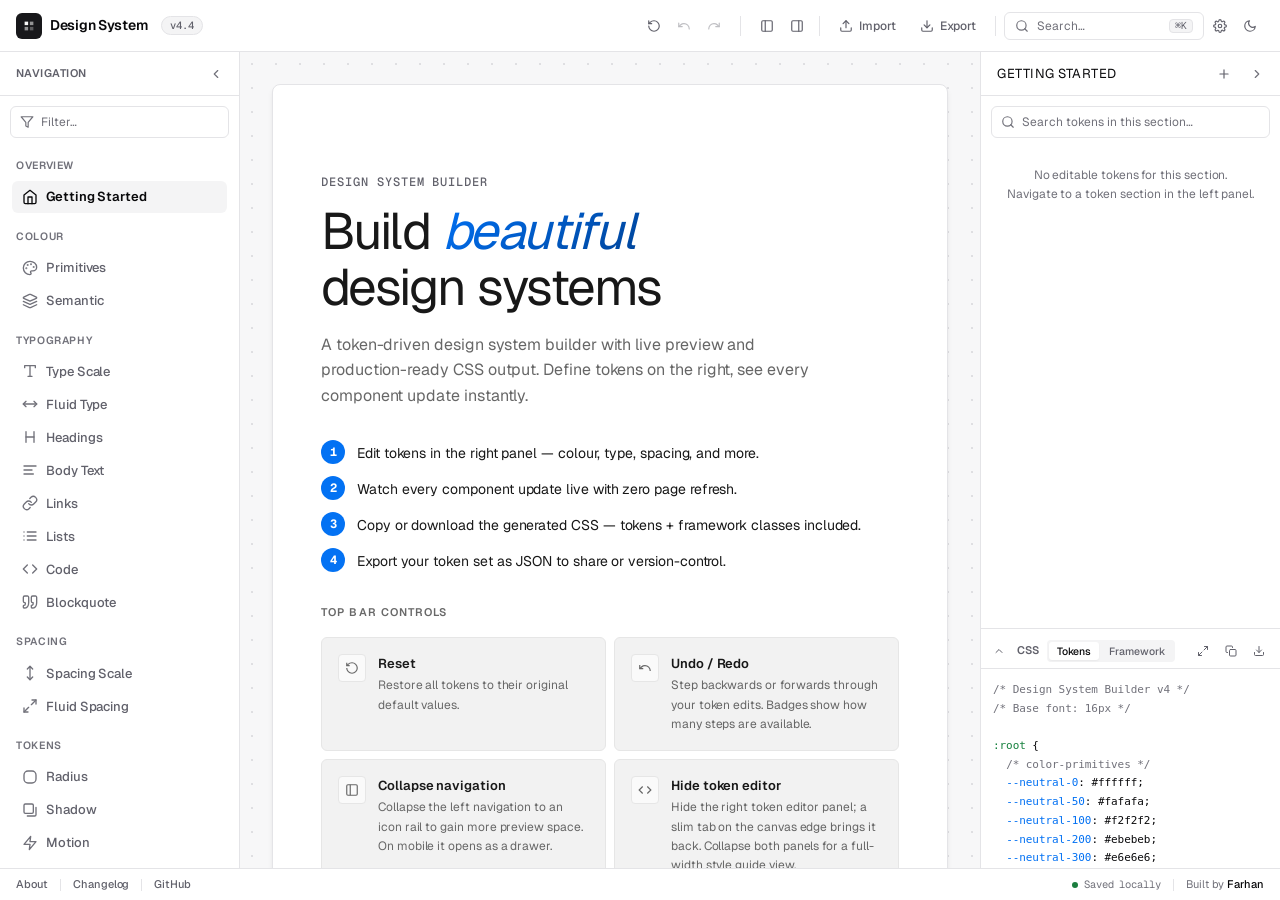
<file: index.html>
<!DOCTYPE html>
<html lang="en">
<head>
  <meta charset="UTF-8" />
  <meta name="viewport" content="width=device-width, initial-scale=1.0, viewport-fit=cover" />
  <title>Design System Builder — Token-driven CSS design system generator</title>

  <!-- Apply theme before paint to avoid a flash of the wrong theme -->
  <script>
    (function () {
      try {
        var saved = JSON.parse(localStorage.getItem('dsb-v4-state-v1') || 'null');
        var stored = saved && saved.settings && saved.settings.appTheme;
        var theme = stored || (matchMedia('(prefers-color-scheme: dark)').matches ? 'dark' : 'light');
        document.documentElement.setAttribute('data-theme', theme);
      } catch (_) {
        document.documentElement.setAttribute('data-theme', 'light');
      }
    })();
  </script>

  <!-- Primary meta -->
  <meta name="description" content="Free, open-source design system builder. Edit colour, typography, spacing, radius, shadow and motion tokens, preview a full component library live, and export production-ready CSS custom properties." />
  <meta name="author" content="Farhan" />
  <meta name="robots" content="index, follow, max-image-preview:large" />
  <meta name="theme-color" content="#ffffff" media="(prefers-color-scheme: light)" />
  <meta name="theme-color" content="#09090b" media="(prefers-color-scheme: dark)" />
  <link rel="canonical" href="https://design-system.farhan.app/" />

  <!-- Icons -->
  <link rel="icon" href="favicon.svg" type="image/svg+xml" />
  <link rel="apple-touch-icon" href="apple-touch-icon.png" />

  <!-- Open Graph -->
  <meta property="og:type" content="website" />
  <meta property="og:site_name" content="Design System Builder" />
  <meta property="og:title" content="Design System Builder — Token-driven CSS design system generator" />
  <meta property="og:description" content="Edit design tokens, preview a full component library live, and export production-ready CSS. Free, open source, runs entirely in your browser." />
  <meta property="og:url" content="https://design-system.farhan.app/" />
  <meta property="og:image" content="https://design-system.farhan.app/og-image.png" />
  <meta property="og:image:width" content="1200" />
  <meta property="og:image:height" content="630" />
  <meta property="og:image:alt" content="Design System Builder — a token editor beside a live component preview" />
  <meta property="og:locale" content="en_GB" />

  <!-- Twitter / X -->
  <meta name="twitter:card" content="summary_large_image" />
  <meta name="twitter:title" content="Design System Builder — Token-driven CSS design system generator" />
  <meta name="twitter:description" content="Edit design tokens, preview a full component library live, and export production-ready CSS. Free, open source, runs entirely in your browser." />
  <meta name="twitter:image" content="https://design-system.farhan.app/og-image.png" />
  <meta name="twitter:image:alt" content="Design System Builder — a token editor beside a live component preview" />

  <!-- Structured data -->
  <script type="application/ld+json">
  {
    "@context": "https://schema.org",
    "@type": "WebApplication",
    "name": "Design System Builder",
    "url": "https://design-system.farhan.app/",
    "description": "A token-driven design system builder with live preview and production-ready CSS output.",
    "applicationCategory": "DesignApplication",
    "operatingSystem": "Any",
    "browserRequirements": "Requires JavaScript",
    "isAccessibleForFree": true,
    "offers": { "@type": "Offer", "price": "0", "priceCurrency": "USD" },
    "author": { "@type": "Person", "name": "Farhan", "url": "https://farhan.app" },
    "softwareVersion": "4.4",
    "license": "https://opensource.org/licenses/MIT",
    "screenshot": "https://design-system.farhan.app/og-image.png"
  }
  </script>

  <link rel="preconnect" href="https://fonts.googleapis.com" />
  <link rel="preconnect" href="https://fonts.gstatic.com" crossorigin />
  <link href="https://fonts.googleapis.com/css2?family=Geist:wght@300;400;500;600;700&family=Geist+Mono:wght@400;500&display=swap" rel="stylesheet" />
  <link rel="stylesheet" href="style.css" />
</head>
<body>

<a class="skip-link" href="#preview-main">Skip to preview</a>

<!-- ═══════════════════════════════ TOPBAR ═══════════════════════════════ -->
<header class="app-header">
  <a class="app-header__brand" href="/" aria-label="Design System Builder — home">
    <span class="app-header__logo" aria-hidden="true">
      <svg viewBox="0 0 16 16" fill="currentColor"><path d="M3 3h4v4H3z"/><path d="M9 3h4v4H9z" opacity=".55"/><path d="M3 9h4v4H3z" opacity=".55"/><path d="M9 9h4v4H9z" opacity=".3"/></svg>
    </span>
    <span class="app-header__title">Design System</span>
  </a>
  <a href="changelog.html" class="version-pill" data-tooltip="View changelog" data-tooltip-pos="below">v4.4</a>

  <span class="app-header__spacer"></span>

  <!-- Document actions -->
  <div class="app-header__center" role="group" aria-label="Document actions">
    <div class="app-header__group">
      <button class="app-btn app-btn--ghost app-btn--icon" id="btn-reset-all" type="button" aria-label="Reset all tokens to defaults" data-tooltip="Reset to defaults" data-tooltip-pos="below">
        <svg class="icon icon-sm" viewBox="0 0 24 24" aria-hidden="true"><path d="M3 12a9 9 0 1 0 9-9 9.75 9.75 0 0 0-6.74 2.74L3 8"/><path d="M3 3v5h5"/></svg>
      </button>
      <button class="app-btn app-btn--ghost app-btn--icon" id="btn-undo" type="button" aria-label="Undo" data-tooltip="Undo (Ctrl+Z)" data-tooltip-pos="below" disabled>
        <svg class="icon icon-sm" viewBox="0 0 24 24" aria-hidden="true"><path d="M3 7v6h6"/><path d="M21 17a9 9 0 0 0-9-9 9 9 0 0 0-6 2.3L3 13"/></svg>
        <span class="app-badge" id="undo-count" aria-hidden="true"></span>
      </button>
      <button class="app-btn app-btn--ghost app-btn--icon" id="btn-redo" type="button" aria-label="Redo" data-tooltip="Redo (Ctrl+Y)" data-tooltip-pos="below" disabled>
        <svg class="icon icon-sm" viewBox="0 0 24 24" aria-hidden="true"><path d="M21 7v6h-6"/><path d="M3 17a9 9 0 0 1 9-9 9 9 0 0 1 6 2.3L21 13"/></svg>
        <span class="app-badge" id="redo-count" aria-hidden="true"></span>
      </button>
    </div>
  </div>

  <div class="app-header__sep" aria-hidden="true"></div>

  <!-- Layout + utilities -->
  <div class="app-header__end">
    <div class="app-header__group app-header__group--panels" role="group" aria-label="Layout">
      <button class="app-btn app-btn--ghost app-btn--icon" id="btn-toggle-nav" type="button" aria-label="Collapse navigation" aria-pressed="false" aria-controls="app-nav" data-tooltip="Collapse navigation" data-tooltip-pos="below">
        <svg class="icon icon-sm" viewBox="0 0 24 24" aria-hidden="true"><rect x="3" y="3" width="18" height="18" rx="2"/><path d="M9 3v18"/></svg>
      </button>
      <button class="app-btn app-btn--ghost app-btn--icon" id="btn-toggle-editor" type="button" aria-label="Hide token editor" aria-pressed="false" aria-controls="app-editor" data-tooltip="Hide token editor" data-tooltip-pos="below">
        <svg class="icon icon-sm" viewBox="0 0 24 24" aria-hidden="true"><rect x="3" y="3" width="18" height="18" rx="2"/><path d="M15 3v18"/></svg>
      </button>
    </div>

    <div class="app-header__sep" aria-hidden="true"></div>

    <div class="app-header__group app-header__group--io" role="group" aria-label="Import and export">
      <button class="app-btn app-btn--ghost" id="btn-import" type="button" data-tooltip="Import token JSON" data-tooltip-pos="below">
        <svg class="icon icon-sm" viewBox="0 0 24 24" aria-hidden="true"><path d="M21 15v4a2 2 0 0 1-2 2H5a2 2 0 0 1-2-2v-4"/><polyline points="17 8 12 3 7 8"/><line x1="12" y1="3" x2="12" y2="15"/></svg>
        <span class="app-header__btn-label">Import</span>
        <span class="sr-only">token JSON</span>
      </button>
      <button class="app-btn app-btn--ghost" id="btn-export" type="button" data-tooltip="Export token JSON" data-tooltip-pos="below">
        <svg class="icon icon-sm" viewBox="0 0 24 24" aria-hidden="true"><path d="M21 15v4a2 2 0 0 1-2 2H5a2 2 0 0 1-2-2v-4"/><polyline points="7 10 12 15 17 10"/><line x1="12" y1="15" x2="12" y2="3"/></svg>
        <span class="app-header__btn-label">Export</span>
        <span class="sr-only">token JSON</span>
      </button>
    </div>

    <div class="app-header__sep" aria-hidden="true"></div>

    <div class="app-header__group">
      <button class="topbar-search" id="btn-cmdpalette" type="button" aria-label="Search sections and tokens" aria-haspopup="dialog" aria-keyshortcuts="Control+K Meta+K">
        <svg class="icon icon-sm" viewBox="0 0 24 24" aria-hidden="true"><circle cx="11" cy="11" r="8"/><path d="m21 21-4.3-4.3"/></svg>
        <span class="topbar-search__label" aria-hidden="true">Search…</span>
        <kbd aria-hidden="true">⌘K</kbd>
      </button>
      <button class="app-btn app-btn--ghost app-btn--icon" id="btn-settings" type="button" aria-label="Settings" aria-haspopup="dialog" aria-expanded="false" aria-controls="settings-popover" data-tooltip="Settings" data-tooltip-pos="below-left">
        <svg class="icon icon-sm" viewBox="0 0 24 24" aria-hidden="true"><circle cx="12" cy="12" r="3"/><path d="M19.4 15a1.65 1.65 0 0 0 .33 1.82l.06.06a2 2 0 0 1 0 2.83 2 2 0 0 1-2.83 0l-.06-.06a1.65 1.65 0 0 0-1.82-.33 1.65 1.65 0 0 0-1 1.51V21a2 2 0 0 1-4 0v-.09A1.65 1.65 0 0 0 9 19.4a1.65 1.65 0 0 0-1.82.33l-.06.06a2 2 0 0 1-2.83-2.83l.06-.06A1.65 1.65 0 0 0 4.68 15a1.65 1.65 0 0 0-1.51-1H3a2 2 0 0 1 0-4h.09A1.65 1.65 0 0 0 4.6 9a1.65 1.65 0 0 0-.33-1.82l-.06-.06a2 2 0 0 1 2.83-2.83l.06.06A1.65 1.65 0 0 0 9 4.68a1.65 1.65 0 0 0 1-1.51V3a2 2 0 0 1 4 0v.09a1.65 1.65 0 0 0 1 1.51 1.65 1.65 0 0 0 1.82-.33l.06-.06a2 2 0 0 1 2.83 2.83l-.06.06A1.65 1.65 0 0 0 19.4 9a1.65 1.65 0 0 0 1.51 1H21a2 2 0 0 1 0 4h-.09a1.65 1.65 0 0 0-1.51 1z"/></svg>
      </button>
      <button class="app-btn app-btn--ghost app-btn--icon" id="btn-theme" type="button" aria-label="Switch to dark theme" data-tooltip="Toggle theme" data-tooltip-pos="below-left">
        <svg class="icon icon-sm icon-moon" viewBox="0 0 24 24" aria-hidden="true"><path d="M21 12.79A9 9 0 1 1 11.21 3 7 7 0 0 0 21 12.79z"/></svg>
        <svg class="icon icon-sm icon-sun" viewBox="0 0 24 24" aria-hidden="true" style="display:none"><circle cx="12" cy="12" r="4"/><path d="M12 2v2M12 20v2M4.93 4.93l1.41 1.41M17.66 17.66l1.41 1.41M2 12h2M20 12h2M6.34 17.66l-1.41 1.41M19.07 4.93l-1.41 1.41"/></svg>
      </button>
    </div>
  </div>
</header>

<!-- ═══════════════════════════════ WORKSPACE ═══════════════════════════════ -->
<div class="app-layout" id="workspace">
  <div class="app-overlay" id="app-overlay" aria-hidden="true"></div>

  <!-- LEFT PANEL — section navigation -->
  <nav class="app-nav" id="app-nav" aria-label="Design system sections">
    <div class="panel-hd">
      <h2 class="panel-hd__title" id="nav-title">Navigation</h2>
      <button class="panel-hd__toggle" id="nav-collapse" type="button" aria-label="Collapse navigation" aria-expanded="true" aria-controls="app-nav">
        <svg class="icon icon-sm" viewBox="0 0 24 24" aria-hidden="true"><path d="m15 18-6-6 6-6"/></svg>
      </button>
    </div>

    <div class="panel-search-wrap">
      <label class="panel-search">
        <span class="sr-only">Filter sections</span>
        <svg class="icon icon-sm" viewBox="0 0 24 24" aria-hidden="true"><path d="M22 3H2l8 9.46V19l4 2v-8.54L22 3z"/></svg>
        <input type="search" id="nav-filter" placeholder="Filter…" autocomplete="off" spellcheck="false" aria-controls="nav-list" />
      </label>
    </div>

    <div class="app-nav__scroll" id="nav-list">
      <div class="nav-group">
        <span class="nav-group__label" id="nav-group-overview">Overview</span>
        <ul aria-labelledby="nav-group-overview">
          <li><a class="nav-item" href="#section-getting-started" data-section="getting-started">
            <svg class="icon nav-item__icon" viewBox="0 0 24 24" aria-hidden="true"><path d="M3 9l9-7 9 7v11a2 2 0 0 1-2 2H5a2 2 0 0 1-2-2z"/><path d="M9 22V12h6v10"/></svg>
            <span class="nav-item__text">Getting Started</span>
          </a></li>
        </ul>
      </div>

      <div class="nav-group">
        <span class="nav-group__label" id="nav-group-colour">Colour</span>
        <ul aria-labelledby="nav-group-colour">
          <li><a class="nav-item" href="#section-colour-primitives" data-section="colour-primitives" data-token-category="color-primitives">
            <svg class="icon nav-item__icon" viewBox="0 0 24 24" aria-hidden="true"><circle cx="13.5" cy="6.5" r=".5" fill="currentColor"/><circle cx="17.5" cy="10.5" r=".5" fill="currentColor"/><circle cx="8.5" cy="7.5" r=".5" fill="currentColor"/><circle cx="6.5" cy="12.5" r=".5" fill="currentColor"/><path d="M12 2C6.5 2 2 6.5 2 12s4.5 10 10 10c.926 0 1.648-.746 1.648-1.688 0-.437-.18-.835-.437-1.125-.29-.289-.438-.652-.438-1.125a1.64 1.64 0 0 1 1.668-1.668h1.996c3.051 0 5.555-2.503 5.555-5.554C21.965 6.012 17.461 2 12 2z"/></svg>
            <span class="nav-item__text">Primitives</span>
            <span class="nav-item__modified-dot" data-category="color-primitives"><span class="sr-only">(modified)</span></span>
          </a></li>
          <li><a class="nav-item" href="#section-colour-semantic" data-section="colour-semantic" data-token-category="color-semantic">
            <svg class="icon nav-item__icon" viewBox="0 0 24 24" aria-hidden="true"><path d="m12.83 2.18a2 2 0 0 0-1.66 0L2.6 6.08a1 1 0 0 0 0 1.83l8.58 3.91a2 2 0 0 0 1.66 0l8.58-3.9a1 1 0 0 0 0-1.83Z"/><path d="m22 17.65-9.17 4.16a2 2 0 0 1-1.66 0L2 17.65"/><path d="m22 12.65-9.17 4.16a2 2 0 0 1-1.66 0L2 12.65"/></svg>
            <span class="nav-item__text">Semantic</span>
            <span class="nav-item__modified-dot" data-category="color-semantic"><span class="sr-only">(modified)</span></span>
          </a></li>
        </ul>
      </div>

      <div class="nav-group">
        <span class="nav-group__label" id="nav-group-typography">Typography</span>
        <ul aria-labelledby="nav-group-typography">
          <li><a class="nav-item" href="#section-type-scale" data-section="type-scale" data-token-category="type-scale">
            <svg class="icon nav-item__icon" viewBox="0 0 24 24" aria-hidden="true"><polyline points="4 7 4 4 20 4 20 7"/><line x1="9" y1="20" x2="15" y2="20"/><line x1="12" y1="4" x2="12" y2="20"/></svg>
            <span class="nav-item__text">Type Scale</span>
            <span class="nav-item__modified-dot" data-category="type-scale"><span class="sr-only">(modified)</span></span>
          </a></li>
          <li><a class="nav-item" href="#section-type-fluid" data-section="type-fluid" data-token-category="type-fluid">
            <svg class="icon nav-item__icon" viewBox="0 0 24 24" aria-hidden="true"><polyline points="18 8 22 12 18 16"/><polyline points="6 8 2 12 6 16"/><line x1="2" y1="12" x2="22" y2="12"/></svg>
            <span class="nav-item__text">Fluid Type</span>
            <span class="nav-item__modified-dot" data-category="type-fluid"><span class="sr-only">(modified)</span></span>
          </a></li>
          <li><a class="nav-item" href="#section-headings" data-section="headings">
            <svg class="icon nav-item__icon" viewBox="0 0 24 24" aria-hidden="true"><path d="M6 12h12"/><path d="M6 20V4"/><path d="M18 20V4"/></svg>
            <span class="nav-item__text">Headings</span>
          </a></li>
          <li><a class="nav-item" href="#section-body-text" data-section="body-text">
            <svg class="icon nav-item__icon" viewBox="0 0 24 24" aria-hidden="true"><line x1="21" y1="6" x2="3" y2="6"/><line x1="15" y1="12" x2="3" y2="12"/><line x1="17" y1="18" x2="3" y2="18"/></svg>
            <span class="nav-item__text">Body Text</span>
          </a></li>
          <li><a class="nav-item" href="#section-links" data-section="links">
            <svg class="icon nav-item__icon" viewBox="0 0 24 24" aria-hidden="true"><path d="M10 13a5 5 0 0 0 7.54.54l3-3a5 5 0 0 0-7.07-7.07l-1.72 1.71"/><path d="M14 11a5 5 0 0 0-7.54-.54l-3 3a5 5 0 0 0 7.07 7.07l1.71-1.71"/></svg>
            <span class="nav-item__text">Links</span>
          </a></li>
          <li><a class="nav-item" href="#section-lists" data-section="lists">
            <svg class="icon nav-item__icon" viewBox="0 0 24 24" aria-hidden="true"><line x1="8" y1="6" x2="21" y2="6"/><line x1="8" y1="12" x2="21" y2="12"/><line x1="8" y1="18" x2="21" y2="18"/><line x1="3" y1="6" x2="3.01" y2="6"/><line x1="3" y1="12" x2="3.01" y2="12"/><line x1="3" y1="18" x2="3.01" y2="18"/></svg>
            <span class="nav-item__text">Lists</span>
          </a></li>
          <li><a class="nav-item" href="#section-code" data-section="code">
            <svg class="icon nav-item__icon" viewBox="0 0 24 24" aria-hidden="true"><polyline points="16 18 22 12 16 6"/><polyline points="8 6 2 12 8 18"/></svg>
            <span class="nav-item__text">Code</span>
          </a></li>
          <li><a class="nav-item" href="#section-blockquote" data-section="blockquote">
            <svg class="icon nav-item__icon" viewBox="0 0 24 24" aria-hidden="true"><path d="M3 21c3 0 7-1 7-8V5c0-1.25-.756-2.017-2-2H4c-1.25 0-2 .75-2 1.972V11c0 1.25.75 2 2 2 1 0 1 0 1 1v1c0 1-1 2-2 2s-1 .008-1 1.031V20c0 1 0 1 1 1z"/><path d="M15 21c3 0 7-1 7-8V5c0-1.25-.757-2.017-2-2h-4c-1.25 0-2 .75-2 1.972V11c0 1.25.75 2 2 2h.75c0 2.25.25 4-2.75 4v3c0 1 0 1 1 1z"/></svg>
            <span class="nav-item__text">Blockquote</span>
          </a></li>
        </ul>
      </div>

      <div class="nav-group">
        <span class="nav-group__label" id="nav-group-spacing">Spacing</span>
        <ul aria-labelledby="nav-group-spacing">
          <li><a class="nav-item" href="#section-spacing" data-section="spacing" data-token-category="spacing">
            <svg class="icon nav-item__icon" viewBox="0 0 24 24" aria-hidden="true"><polyline points="8 18 12 22 16 18"/><polyline points="8 6 12 2 16 6"/><line x1="12" y1="2" x2="12" y2="22"/></svg>
            <span class="nav-item__text">Spacing Scale</span>
            <span class="nav-item__modified-dot" data-category="spacing"><span class="sr-only">(modified)</span></span>
          </a></li>
          <li><a class="nav-item" href="#section-spacing-fluid" data-section="spacing-fluid" data-token-category="spacing-fluid">
            <svg class="icon nav-item__icon" viewBox="0 0 24 24" aria-hidden="true"><polyline points="15 3 21 3 21 9"/><polyline points="9 21 3 21 3 15"/><line x1="21" y1="3" x2="14" y2="10"/><line x1="3" y1="21" x2="10" y2="14"/></svg>
            <span class="nav-item__text">Fluid Spacing</span>
            <span class="nav-item__modified-dot" data-category="spacing-fluid"><span class="sr-only">(modified)</span></span>
          </a></li>
        </ul>
      </div>

      <div class="nav-group">
        <span class="nav-group__label" id="nav-group-tokens">Tokens</span>
        <ul aria-labelledby="nav-group-tokens">
          <li><a class="nav-item" href="#section-radius" data-section="radius" data-token-category="radius">
            <svg class="icon nav-item__icon" viewBox="0 0 24 24" aria-hidden="true"><rect x="3" y="3" width="18" height="18" rx="6"/></svg>
            <span class="nav-item__text">Radius</span>
            <span class="nav-item__modified-dot" data-category="radius"><span class="sr-only">(modified)</span></span>
          </a></li>
          <li><a class="nav-item" href="#section-shadow" data-section="shadow" data-token-category="shadow">
            <svg class="icon nav-item__icon" viewBox="0 0 24 24" aria-hidden="true"><rect x="3" y="3" width="14" height="14" rx="2"/><path d="M21 8v11a2 2 0 0 1-2 2H8"/></svg>
            <span class="nav-item__text">Shadow</span>
            <span class="nav-item__modified-dot" data-category="shadow"><span class="sr-only">(modified)</span></span>
          </a></li>
          <li><a class="nav-item" href="#section-motion" data-section="motion" data-token-category="motion">
            <svg class="icon nav-item__icon" viewBox="0 0 24 24" aria-hidden="true"><polygon points="13 2 3 14 12 14 11 22 21 10 12 10 13 2"/></svg>
            <span class="nav-item__text">Motion</span>
            <span class="nav-item__modified-dot" data-category="motion"><span class="sr-only">(modified)</span></span>
          </a></li>
        </ul>
      </div>

      <div class="nav-group">
        <span class="nav-group__label" id="nav-group-components">Components</span>
        <ul aria-labelledby="nav-group-components">
          <li><a class="nav-item" href="#section-buttons" data-section="buttons">
            <svg class="icon nav-item__icon" viewBox="0 0 24 24" aria-hidden="true"><path d="m9 9 5 12 1.8-5.2L21 14Z"/><path d="M7.2 2.2 8 5.1"/><path d="m5.1 8-2.9-.8"/><path d="M14 4.1 12 6"/><path d="m6 12-1.9 2"/></svg>
            <span class="nav-item__text">Buttons</span>
          </a></li>
          <li><a class="nav-item" href="#section-input" data-section="input">
            <svg class="icon nav-item__icon" viewBox="0 0 24 24" aria-hidden="true"><path d="M5 4h1a3 3 0 0 1 3 3 3 3 0 0 1 3-3h1"/><path d="M13 20h-1a3 3 0 0 1-3-3 3 3 0 0 1-3 3H5"/><path d="M5 16H4a2 2 0 0 1-2-2v-4a2 2 0 0 1 2-2h1"/><path d="M13 8h7a2 2 0 0 1 2 2v4a2 2 0 0 1-2 2h-7"/><path d="M9 7v10"/></svg>
            <span class="nav-item__text">Input</span>
          </a></li>
          <li><a class="nav-item" href="#section-textarea" data-section="textarea">
            <svg class="icon nav-item__icon" viewBox="0 0 24 24" aria-hidden="true"><rect x="3" y="4" width="18" height="16" rx="2"/><path d="M7 9h10M7 13h6"/></svg>
            <span class="nav-item__text">Textarea</span>
          </a></li>
          <li><a class="nav-item" href="#section-select" data-section="select">
            <svg class="icon nav-item__icon" viewBox="0 0 24 24" aria-hidden="true"><path d="m7 15 5 5 5-5"/><path d="m7 9 5-5 5 5"/></svg>
            <span class="nav-item__text">Select</span>
          </a></li>
          <li><a class="nav-item" href="#section-checkbox-radio" data-section="checkbox-radio">
            <svg class="icon nav-item__icon" viewBox="0 0 24 24" aria-hidden="true"><polyline points="9 11 12 14 22 4"/><path d="M21 12v7a2 2 0 0 1-2 2H5a2 2 0 0 1-2-2V5a2 2 0 0 1 2-2h11"/></svg>
            <span class="nav-item__text">Checkbox &amp; Radio</span>
          </a></li>
          <li><a class="nav-item" href="#section-toggle" data-section="toggle">
            <svg class="icon nav-item__icon" viewBox="0 0 24 24" aria-hidden="true"><rect x="1" y="5" width="22" height="14" rx="7" ry="7"/><circle cx="8" cy="12" r="3"/></svg>
            <span class="nav-item__text">Toggle</span>
          </a></li>
          <li><a class="nav-item" href="#section-badge" data-section="badge">
            <svg class="icon nav-item__icon" viewBox="0 0 24 24" aria-hidden="true"><path d="M20.59 13.41l-7.17 7.17a2 2 0 0 1-2.83 0L2 12V2h10l8.59 8.59a2 2 0 0 1 0 2.82z"/><line x1="7" y1="7" x2="7.01" y2="7"/></svg>
            <span class="nav-item__text">Badge</span>
          </a></li>
          <li><a class="nav-item" href="#section-alert" data-section="alert">
            <svg class="icon nav-item__icon" viewBox="0 0 24 24" aria-hidden="true"><circle cx="12" cy="12" r="10"/><line x1="12" y1="8" x2="12" y2="12"/><line x1="12" y1="16" x2="12.01" y2="16"/></svg>
            <span class="nav-item__text">Alert</span>
          </a></li>
          <li><a class="nav-item" href="#section-card" data-section="card">
            <svg class="icon nav-item__icon" viewBox="0 0 24 24" aria-hidden="true"><rect x="3" y="5" width="18" height="14" rx="2"/><line x1="3" y1="10" x2="21" y2="10"/></svg>
            <span class="nav-item__text">Card</span>
          </a></li>
          <li><a class="nav-item" href="#section-modal" data-section="modal">
            <svg class="icon nav-item__icon" viewBox="0 0 24 24" aria-hidden="true"><rect x="2" y="4" width="20" height="16" rx="2"/><path d="M10 4v4"/><path d="M2 8h20"/><path d="M6 4v4"/></svg>
            <span class="nav-item__text">Modal</span>
          </a></li>
          <li><a class="nav-item" href="#section-divider" data-section="divider">
            <svg class="icon nav-item__icon" viewBox="0 0 24 24" aria-hidden="true"><line x1="5" y1="12" x2="19" y2="12"/></svg>
            <span class="nav-item__text">Divider</span>
          </a></li>
          <li><a class="nav-item" href="#section-table" data-section="table">
            <svg class="icon nav-item__icon" viewBox="0 0 24 24" aria-hidden="true"><rect x="3" y="3" width="18" height="18" rx="2"/><path d="M3 9h18M3 15h18M9 3v18"/></svg>
            <span class="nav-item__text">Table</span>
          </a></li>
          <li><a class="nav-item" href="#section-tabs" data-section="tabs">
            <svg class="icon nav-item__icon" viewBox="0 0 24 24" aria-hidden="true"><rect x="3" y="3" width="18" height="18" rx="2"/><path d="M3 9h18M9 3v6M15 3v6"/></svg>
            <span class="nav-item__text">Tabs</span>
          </a></li>
          <li><a class="nav-item" href="#section-tooltip" data-section="tooltip">
            <svg class="icon nav-item__icon" viewBox="0 0 24 24" aria-hidden="true"><path d="M21 15a2 2 0 0 1-2 2H7l-4 4V5a2 2 0 0 1 2-2h14a2 2 0 0 1 2 2z"/></svg>
            <span class="nav-item__text">Tooltip</span>
          </a></li>
          <li><a class="nav-item" href="#section-avatar" data-section="avatar">
            <svg class="icon nav-item__icon" viewBox="0 0 24 24" aria-hidden="true"><path d="M20 21v-2a4 4 0 0 0-4-4H8a4 4 0 0 0-4 4v2"/><circle cx="12" cy="7" r="4"/></svg>
            <span class="nav-item__text">Avatar</span>
          </a></li>
        </ul>
      </div>

      <p class="app-nav__empty" id="nav-empty" hidden>No sections match.</p>
    </div>
  </nav>

  <!-- MAIN — live preview -->
  <main class="app-preview" id="preview-main" aria-label="Live design system preview" tabindex="-1">
    <div class="app-preview__inner" id="preview-inner">
      <!-- Rendered by PreviewEngine -->
    </div>
  </main>

  <!-- RIGHT PANEL — token editor -->
  <aside class="app-editor" id="app-editor" aria-label="Token editor">
    <div class="panel-hd">
      <h2 class="panel-hd__title app-editor__section-title" id="editor-section-title">Tokens</h2>
      <button class="app-btn app-btn--ghost app-btn--icon" id="btn-add-token" type="button" aria-label="Add custom token" data-tooltip="Add token" data-tooltip-pos="below-left">
        <svg class="icon icon-sm" viewBox="0 0 24 24" aria-hidden="true"><path d="M12 5v14M5 12h14"/></svg>
      </button>
      <button class="panel-hd__toggle" id="editor-collapse" type="button" aria-label="Hide token editor" aria-expanded="true" aria-controls="app-editor">
        <svg class="icon icon-sm" viewBox="0 0 24 24" aria-hidden="true"><path d="m9 18 6-6-6-6"/></svg>
      </button>
    </div>

    <div class="panel-search-wrap">
      <label class="panel-search">
        <span class="sr-only">Search tokens in this section</span>
        <svg class="icon icon-sm" viewBox="0 0 24 24" aria-hidden="true"><circle cx="11" cy="11" r="8"/><path d="m21 21-4.3-4.3"/></svg>
        <input type="search" id="token-search" placeholder="Search tokens in this section…" autocomplete="off" spellcheck="false" aria-controls="token-list" />
      </label>
    </div>

    <div class="app-editor__tokens" id="token-list" aria-live="polite" aria-busy="false">
      <!-- Rendered by UI module -->
    </div>

    <!-- CSS Output Panel -->
    <section class="css-panel" id="css-panel" data-state="normal" aria-labelledby="css-panel-title">
      <div class="css-panel__resize" aria-hidden="true"></div>
      <div class="css-panel__header">
        <div class="css-panel__header-left">
          <button class="css-panel__toggle-btn" id="css-panel-toggle" type="button" aria-label="Collapse CSS panel" aria-expanded="true" aria-controls="css-panel-body">
            <svg class="css-panel__chevron icon icon-xs" viewBox="0 0 24 24" aria-hidden="true"><polyline points="18 15 12 9 6 15"/></svg>
          </button>
          <h3 class="css-panel__title" id="css-panel-title">CSS</h3>
          <div class="css-tabs" role="tablist" aria-label="CSS view">
            <button class="css-tabs__tab css-tabs__tab--active" type="button" role="tab" aria-selected="true" aria-controls="css-panel-body" data-tab="tokens" id="css-tab-tokens">Tokens</button>
            <button class="css-tabs__tab" type="button" role="tab" aria-selected="false" aria-controls="css-panel-body" data-tab="framework" id="css-tab-framework" tabindex="-1">Framework</button>
          </div>
        </div>
        <div class="css-panel__header-right">
          <button class="app-btn app-btn--ghost app-btn--icon" id="css-maximize" type="button" aria-label="Maximize CSS panel" data-tooltip="Maximize / Restore">
            <svg id="css-maximize-icon" class="icon icon-xs" viewBox="0 0 24 24" aria-hidden="true"><path d="M15 3h6v6M9 21H3v-6M21 3l-7 7M3 21l7-7"/></svg>
            <svg id="css-restore-icon" class="icon icon-xs" viewBox="0 0 24 24" aria-hidden="true" style="display:none"><path d="M8 3v3a2 2 0 0 1-2 2H3m18 0h-3a2 2 0 0 1-2-2V3m0 18v-3a2 2 0 0 1 2-2h3M3 16h3a2 2 0 0 1 2 2v3"/></svg>
          </button>
          <button class="app-btn app-btn--ghost app-btn--icon" id="css-copy" type="button" aria-label="Copy CSS to clipboard" data-tooltip="Copy CSS">
            <svg class="icon icon-xs" viewBox="0 0 24 24" aria-hidden="true"><rect x="9" y="9" width="13" height="13" rx="2"/><path d="M5 15H4a2 2 0 0 1-2-2V4a2 2 0 0 1 2-2h9a2 2 0 0 1 2 2v1"/></svg>
          </button>
          <button class="app-btn app-btn--ghost app-btn--icon" id="css-download" type="button" aria-label="Download CSS file" data-tooltip="Download CSS" data-tooltip-pos="below-left">
            <svg class="icon icon-xs" viewBox="0 0 24 24" aria-hidden="true"><path d="M21 15v4a2 2 0 0 1-2 2H5a2 2 0 0 1-2-2v-4"/><polyline points="7 10 12 15 17 10"/><line x1="12" y1="15" x2="12" y2="3"/></svg>
          </button>
        </div>
      </div>
      <div class="css-panel__body" id="css-panel-body" role="tabpanel" aria-labelledby="css-tab-tokens" tabindex="0">
        <pre class="css-panel__pre" id="css-output"><code id="css-code" class="css-panel__code"></code></pre>
      </div>
    </section>
  </aside>

  <button class="right-collapse-tab" id="editor-expand" type="button" aria-label="Show token editor" aria-controls="app-editor" tabindex="-1">
    <svg class="icon icon-sm" viewBox="0 0 24 24" aria-hidden="true"><path d="m15 18-6-6 6-6"/></svg>
  </button>
</div>

<!-- ═══════════════════════════════ APP FOOTER ═══════════════════════════════ -->
<footer class="app-footer">
  <button type="button" class="app-footer__link" data-about-open>About</button>
  <span class="app-footer__sep" aria-hidden="true"></span>
  <a href="changelog.html">Changelog</a>
  <span class="app-footer__sep" aria-hidden="true"></span>
  <a href="https://github.com/farhanshares/design-system" target="_blank" rel="noopener noreferrer">GitHub<span class="sr-only"> (opens in a new tab)</span></a>
  <span class="app-footer__spacer"></span>
  <span class="app-footer__meta">Saved locally</span>
  <span class="app-footer__sep" aria-hidden="true"></span>
  <span class="app-footer__credit">Built by <a href="https://farhan.app" target="_blank" rel="noopener noreferrer">Farhan<span class="sr-only"> (opens in a new tab)</span></a></span>
</footer>

<!-- ═══════════════════════════════ MOBILE NAV ═══════════════════════════════ -->
<nav class="mobile-nav" aria-label="Mobile">
  <div class="mobile-nav__items">
    <button type="button" class="mobile-nav__item is-active" id="mobile-nav-preview" aria-pressed="true">
      <span class="mobile-nav__icon" aria-hidden="true"><svg class="icon" viewBox="0 0 24 24"><rect x="3" y="3" width="7" height="7" rx="1"/><rect x="14" y="3" width="7" height="7" rx="1"/><rect x="3" y="14" width="7" height="7" rx="1"/><rect x="14" y="14" width="7" height="7" rx="1"/></svg></span>
      Preview
    </button>
    <button type="button" class="mobile-nav__item" id="mobile-nav-sections" aria-pressed="false" aria-controls="app-nav">
      <span class="mobile-nav__icon" aria-hidden="true"><svg class="icon" viewBox="0 0 24 24"><line x1="3" y1="6" x2="21" y2="6"/><line x1="3" y1="12" x2="21" y2="12"/><line x1="3" y1="18" x2="21" y2="18"/></svg></span>
      Sections
    </button>
    <button type="button" class="mobile-nav__item" id="mobile-nav-tokens" aria-pressed="false" aria-controls="app-editor">
      <span class="mobile-nav__icon" aria-hidden="true"><svg class="icon" viewBox="0 0 24 24"><rect x="3" y="3" width="18" height="18" rx="2"/><path d="M15 3v18"/></svg></span>
      Tokens
    </button>
    <button type="button" class="mobile-nav__item" id="mobile-nav-search" aria-haspopup="dialog">
      <span class="mobile-nav__icon" aria-hidden="true"><svg class="icon" viewBox="0 0 24 24"><circle cx="11" cy="11" r="8"/><path d="m21 21-4.3-4.3"/></svg></span>
      Search
    </button>
  </div>
</nav>

<!-- ═══════════════════════════════ OVERLAYS ═══════════════════════════════ -->

<!-- Settings popover -->
<div class="popover-backdrop" id="settings-backdrop" hidden></div>
<div class="popover" id="settings-popover" role="dialog" aria-labelledby="settings-title" hidden>
  <div class="popover__header">
    <h2 class="popover__title" id="settings-title">Settings</h2>
    <button class="app-btn app-btn--ghost app-btn--icon" id="settings-close" type="button" aria-label="Close settings">
      <svg class="icon icon-sm" viewBox="0 0 24 24" aria-hidden="true"><path d="M18 6 6 18M6 6l12 12"/></svg>
    </button>
  </div>
  <div class="popover__body">
    <div class="settings__group">
      <label class="settings__label" for="setting-base-font">Base font size (px)</label>
      <input type="number" class="settings__input" id="setting-base-font" min="10" max="24" step="1" value="16" aria-describedby="setting-base-font-hint" />
      <p class="settings__hint" id="setting-base-font-hint">Controls rem to px conversion across the system.</p>
    </div>
    <div class="settings__group" role="group" aria-labelledby="setting-unit-label">
      <span class="settings__label" id="setting-unit-label">Input unit</span>
      <div class="settings__segmented">
        <label class="settings__seg-btn"><input type="radio" name="input-unit" value="rem" checked /><span>rem</span></label>
        <label class="settings__seg-btn"><input type="radio" name="input-unit" value="px" /><span>px</span></label>
      </div>
      <p class="settings__hint">Token inputs will display in the selected unit.</p>
    </div>
    <div class="settings__group" role="group" aria-labelledby="setting-vp-label">
      <span class="settings__label" id="setting-vp-label">Fluid clamp viewport</span>
      <div class="settings__row">
        <div class="settings__field">
          <label class="settings__sublabel" for="setting-min-vp">Min (px)</label>
          <input type="number" class="settings__input" id="setting-min-vp" min="200" max="800" step="10" value="320" />
        </div>
        <div class="settings__field">
          <label class="settings__sublabel" for="setting-max-vp">Max (px)</label>
          <input type="number" class="settings__input" id="setting-max-vp" min="800" max="2560" step="10" value="1280" />
        </div>
      </div>
    </div>
    <div class="settings__group" role="group" aria-labelledby="setting-css-label">
      <span class="settings__label" id="setting-css-label">CSS output</span>
      <label class="settings__checkbox"><input type="checkbox" id="setting-hide-comments" /> Hide comments</label>
      <label class="settings__checkbox"><input type="checkbox" id="setting-hide-framework" /> Hide framework classes</label>
    </div>
  </div>
</div>

<!-- Command palette -->
<div class="cmd-overlay" id="cmd-overlay" hidden>
  <div class="cmd-palette" role="dialog" aria-modal="true" aria-label="Search sections and tokens">
    <div class="cmd-palette__search">
      <svg class="icon" viewBox="0 0 24 24" aria-hidden="true"><circle cx="11" cy="11" r="8"/><path d="m21 21-4.3-4.3"/></svg>
      <input type="text" class="cmd-palette__input" id="cmd-input" placeholder="Search sections and tokens…" autocomplete="off" spellcheck="false" role="combobox" aria-autocomplete="list" aria-expanded="true" aria-controls="cmd-results" aria-label="Search sections and tokens" />
      <kbd aria-hidden="true">Esc</kbd>
    </div>
    <ul class="cmd-palette__results" id="cmd-results" role="listbox" aria-label="Results"></ul>
  </div>
</div>

<!-- Confirm modal -->
<div class="modal-overlay" id="confirm-modal" hidden>
  <div class="modal" role="alertdialog" aria-modal="true" aria-labelledby="confirm-title" aria-describedby="confirm-message">
    <div class="modal__header">
      <h2 class="modal__title" id="confirm-title">Confirm delete</h2>
    </div>
    <div class="modal__body">
      <div id="confirm-message"><p>Are you sure you want to delete this token?</p></div>
    </div>
    <div class="modal__footer">
      <button class="app-btn app-btn--outline" id="confirm-cancel" type="button">Cancel</button>
      <button class="app-btn app-btn--danger" id="confirm-ok" type="button">Delete</button>
    </div>
  </div>
</div>

<!-- Toast container -->
<div class="toast-container" id="toast-container" role="status" aria-live="polite" aria-atomic="false"></div>

<!-- Hidden file input for import -->
<input type="file" id="import-file-input" accept=".json,application/json" aria-hidden="true" tabindex="-1" style="position:absolute;opacity:0;pointer-events:none;width:1px;height:1px" />

<!-- About dialog -->
<dialog id="about-modal" class="about-modal" aria-labelledby="about-modal-title">
  <div class="about-modal__inner">
    <div class="about-modal__header">
      <span class="about-modal__logo" aria-hidden="true">
        <svg viewBox="0 0 16 16" fill="currentColor"><path d="M3 3h4v4H3z"/><path d="M9 3h4v4H9z" opacity=".55"/><path d="M3 9h4v4H3z" opacity=".55"/><path d="M9 9h4v4H9z" opacity=".3"/></svg>
      </span>
      <div class="about-modal__heading">
        <h2 id="about-modal-title" class="about-modal__title">About Design System Builder <span class="version-pill">v4.4</span></h2>
        <p class="about-modal__tagline">Token-driven UI engine · live preview · production CSS</p>
      </div>
      <button type="button" class="about-modal__close" data-about-close aria-label="Close about dialog">
        <svg class="icon" viewBox="0 0 24 24" aria-hidden="true"><path d="M18 6 6 18M6 6l12 12"/></svg>
      </button>
    </div>

    <div class="about-modal__body">
      <p>Design System Builder is an open-source playground for designers and front-end engineers. Define primitive and semantic tokens, preview a full component library instantly, and copy production-ready CSS.</p>
      <p class="about-modal__muted">Everything runs locally in your browser — no backend, no tracking. Generated CSS is provided as-is: component styling is a reference implementation, not a drop-in production framework.</p>
      <ul class="about-modal__links">
        <li><a href="https://github.com/farhanshares/design-system" target="_blank" rel="noopener noreferrer">View on GitHub</a></li>
        <li>Built by <a href="https://farhan.app" target="_blank" rel="noopener noreferrer">Farhan</a></li>
        <li>If you find this useful, consider <a href="https://buymeacoffee.com/farhan" target="_blank" rel="noopener noreferrer">buying me a coffee</a> ☕</li>
      </ul>
    </div>
  </div>
</dialog>

<script src="app.js" defer></script>
</body>
</html>
</file>
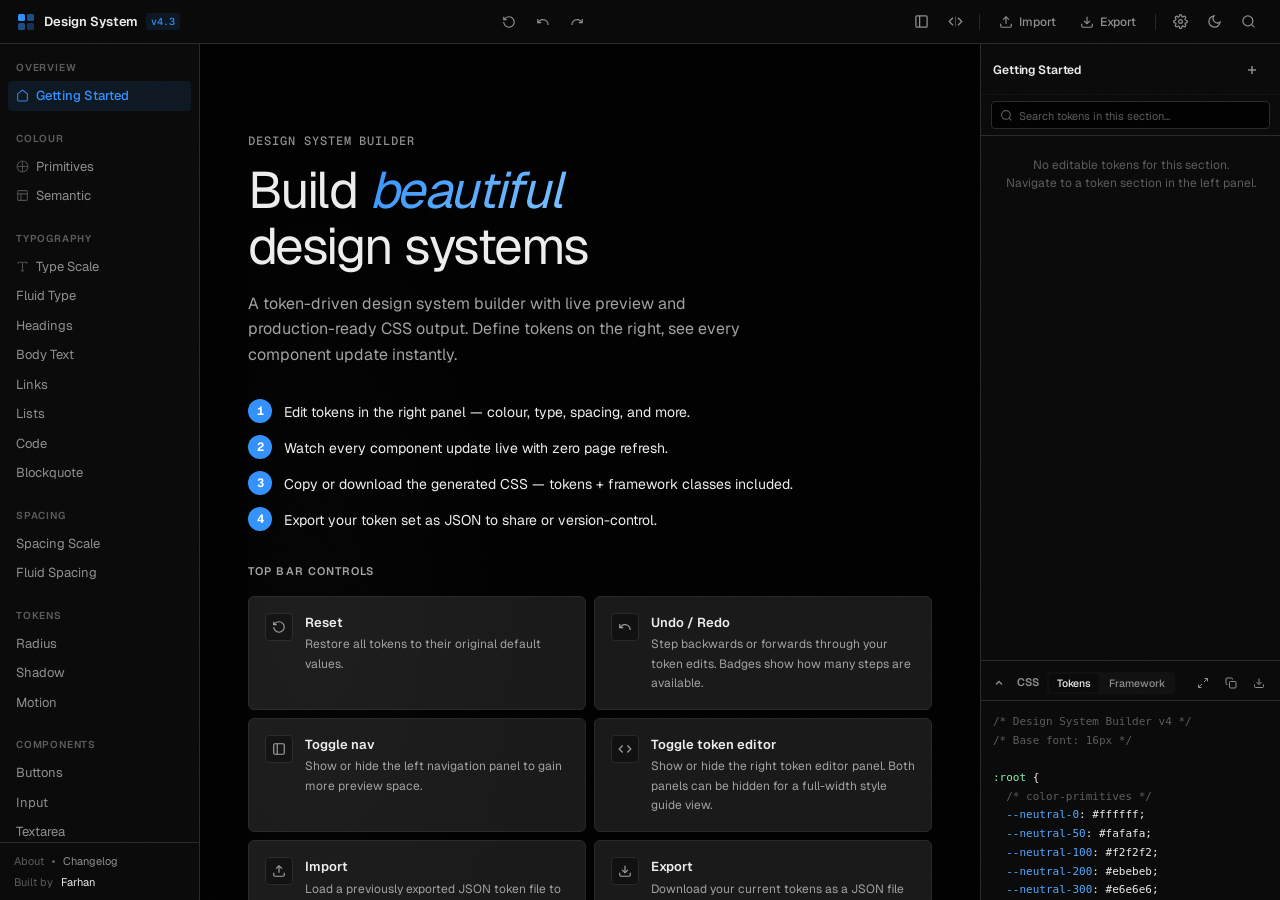
<file: legacy/index.html>
<!DOCTYPE html>
<html lang="en" data-theme="light">
<head>
  <meta charset="UTF-8" />
  <meta name="viewport" content="width=device-width, initial-scale=1.0" />
  <title>Design System Builder — farhan.app</title>

  <!-- Favicon (inline SVG — matches UI logo) -->
  <link rel="icon" type="image/svg+xml" href="data:image/svg+xml,%3Csvg xmlns='http://www.w3.org/2000/svg' viewBox='0 0 20 20'%3E%3Crect x='2' y='2' width='7' height='7' rx='1.5' fill='%230070f3'/%3E%3Crect x='11' y='2' width='7' height='7' rx='1.5' fill='%230070f3' opacity='0.5'/%3E%3Crect x='2' y='11' width='7' height='7' rx='1.5' fill='%230070f3' opacity='0.5'/%3E%3Crect x='11' y='11' width='7' height='7' rx='1.5' fill='%230070f3' opacity='0.3'/%3E%3C/svg%3E" />

  <!-- Primary meta -->
  <meta name="description" content="A token-driven design system builder with live preview and production-ready CSS output. Built by Farhan — farhan.app" />
  <meta name="author" content="farhan.app" />

  <!-- Open Graph -->
  <meta property="og:type" content="website" />
  <meta property="og:site_name" content="Design System Builder" />
  <meta property="og:title" content="Design System Builder — farhan.app" />
  <meta property="og:description" content="A token-driven design system builder with live preview and production-ready CSS output. Define tokens, see every component update instantly." />
  <meta property="og:url" content="https://farhan.app" />

  <!-- Twitter / X -->
  <meta name="twitter:card" content="summary" />
  <meta name="twitter:title" content="Design System Builder — farhan.app" />
  <meta name="twitter:description" content="A token-driven design system builder with live preview and production-ready CSS output. Built by Farhan — farhan.app" />

  <link rel="preconnect" href="https://fonts.googleapis.com" />
  <link rel="preconnect" href="https://fonts.gstatic.com" crossorigin />
  <link href="https://fonts.googleapis.com/css2?family=Geist:wght@300;400;500;600;700&family=Geist+Mono:wght@400;500&display=swap" rel="stylesheet" />
  <link rel="stylesheet" href="style.css" />
</head>
<body>

<!-- ═══════════════════════════════ HEADER ═══════════════════════════════ -->
<header class="app-header" role="banner">
  <a class="app-header__brand" href="/" title="Reload">
    <span class="app-header__logo" aria-hidden="true">
      <svg width="20" height="20" viewBox="0 0 20 20" fill="none">
        <rect x="2" y="2" width="7" height="7" rx="1.5" fill="var(--app-accent)"/>
        <rect x="11" y="2" width="7" height="7" rx="1.5" fill="var(--app-accent)" opacity="0.5"/>
        <rect x="2" y="11" width="7" height="7" rx="1.5" fill="var(--app-accent)" opacity="0.5"/>
        <rect x="11" y="11" width="7" height="7" rx="1.5" fill="var(--app-accent)" opacity="0.3"/>
      </svg>
    </span>
    <span class="app-header__title">Design System</span>
    <span class="app-header__version">v4.3</span>
  </a>

  <!-- Center zone — document actions -->
  <div class="app-header__center">
    <div class="app-header__group">
      <button class="app-btn app-btn--ghost app-btn--icon" id="btn-reset-all" aria-label="Reset all tokens to defaults" data-tooltip="Reset to defaults" data-tooltip-pos="below">
        <svg width="14" height="14" viewBox="0 0 24 24" fill="none" stroke="currentColor" stroke-width="2"><path d="M3 12a9 9 0 1 0 9-9 9.75 9.75 0 0 0-6.74 2.74L3 8"/><path d="M3 3v5h5"/></svg>
      </button>
      <button class="app-btn app-btn--ghost app-btn--icon" id="btn-undo" aria-label="Undo" data-tooltip="Undo (Ctrl+Z)" data-tooltip-pos="below" disabled>
        <svg width="14" height="14" viewBox="0 0 24 24" fill="none" stroke="currentColor" stroke-width="2"><path d="M3 7v6h6"/><path d="M21 17a9 9 0 00-9-9 9 9 0 00-6 2.3L3 13"/></svg>
        <span class="app-badge" id="undo-count"></span>
      </button>
      <button class="app-btn app-btn--ghost app-btn--icon" id="btn-redo" aria-label="Redo" data-tooltip="Redo (Ctrl+Y)" data-tooltip-pos="below" disabled>
        <svg width="14" height="14" viewBox="0 0 24 24" fill="none" stroke="currentColor" stroke-width="2"><path d="M21 7v6h-6"/><path d="M3 17a9 9 0 019-9 9 9 0 016 2.3L21 13"/></svg>
        <span class="app-badge" id="redo-count"></span>
      </button>
    </div>
  </div>

  <!-- Right zone — layout controls + utilities -->
  <div class="app-header__end">
    <div class="app-header__group">
      <button class="app-btn app-btn--ghost app-btn--icon" id="btn-toggle-nav" aria-label="Hide nav" data-tooltip="Hide nav" data-tooltip-pos="below" aria-pressed="false">
        <svg class="icon-nav-hide" width="15" height="15" viewBox="0 0 24 24" fill="none" stroke="currentColor" stroke-width="2"><rect x="3" y="3" width="18" height="18" rx="2"/><line x1="9" y1="3" x2="9" y2="21"/></svg>
        <svg class="icon-nav-show" width="15" height="15" viewBox="0 0 24 24" fill="none" stroke="currentColor" stroke-width="2" style="display:none"><rect x="3" y="3" width="18" height="18" rx="2"/><line x1="15" y1="3" x2="15" y2="21"/></svg>
      </button>
      <button class="app-btn app-btn--ghost app-btn--icon" id="btn-toggle-editor" aria-label="Hide token editor" data-tooltip="Hide token editor" data-tooltip-pos="below" aria-pressed="false">
        <svg class="icon-editor-hide" width="15" height="15" viewBox="0 0 24 24" fill="none" stroke="currentColor" stroke-width="2"><polyline points="16 18 22 12 16 6"/><polyline points="8 6 2 12 8 18"/><line x1="12" y1="4" x2="12" y2="20" stroke-width="1.5" opacity="0.5"/></svg>
        <svg class="icon-editor-show" width="15" height="15" viewBox="0 0 24 24" fill="none" stroke="currentColor" stroke-width="2" style="display:none"><polyline points="16 18 22 12 16 6"/><polyline points="8 6 2 12 8 18"/></svg>
      </button>
    </div>

    <div class="app-header__sep" aria-hidden="true"></div>

    <div class="app-header__group">
      <button class="app-btn app-btn--ghost" id="btn-import" data-tooltip="Import token JSON" data-tooltip-pos="below">
        <svg width="14" height="14" viewBox="0 0 24 24" fill="none" stroke="currentColor" stroke-width="2"><path d="M21 15v4a2 2 0 01-2 2H5a2 2 0 01-2-2v-4"/><polyline points="17 8 12 3 7 8"/><line x1="12" y1="3" x2="12" y2="15"/></svg>
        Import
      </button>
      <button class="app-btn app-btn--ghost" id="btn-export" data-tooltip="Export token JSON" data-tooltip-pos="below">
        <svg width="14" height="14" viewBox="0 0 24 24" fill="none" stroke="currentColor" stroke-width="2"><path d="M21 15v4a2 2 0 01-2 2H5a2 2 0 01-2-2v-4"/><polyline points="7 10 12 15 17 10"/><line x1="12" y1="15" x2="12" y2="3"/></svg>
        Export
      </button>
    </div>

    <div class="app-header__sep" aria-hidden="true"></div>

    <div class="app-header__group">
      <button class="app-btn app-btn--ghost app-btn--icon" id="btn-settings" aria-label="Settings" data-tooltip="Settings" data-tooltip-pos="below-left">
        <svg width="15" height="15" viewBox="0 0 24 24" fill="none" stroke="currentColor" stroke-width="2"><circle cx="12" cy="12" r="3"/><path d="M19.4 15a1.65 1.65 0 00.33 1.82l.06.06a2 2 0 010 2.83 2 2 0 01-2.83 0l-.06-.06a1.65 1.65 0 00-1.82-.33 1.65 1.65 0 00-1 1.51V21a2 2 0 01-4 0v-.09A1.65 1.65 0 009 19.4a1.65 1.65 0 00-1.82.33l-.06.06a2 2 0 01-2.83-2.83l.06-.06A1.65 1.65 0 004.68 15a1.65 1.65 0 00-1.51-1H3a2 2 0 010-4h.09A1.65 1.65 0 004.6 9a1.65 1.65 0 00-.33-1.82l-.06-.06a2 2 0 012.83-2.83l.06.06A1.65 1.65 0 009 4.68a1.65 1.65 0 001-1.51V3a2 2 0 014 0v.09a1.65 1.65 0 001 1.51 1.65 1.65 0 001.82-.33l.06-.06a2 2 0 012.83 2.83l-.06.06A1.65 1.65 0 0019.4 9a1.65 1.65 0 001.51 1H21a2 2 0 010 4h-.09a1.65 1.65 0 00-1.51 1z"/></svg>
      </button>
      <button class="app-btn app-btn--ghost app-btn--icon" id="btn-theme" aria-label="Toggle dark/light mode" data-tooltip="Toggle theme" data-tooltip-pos="below-left">
        <svg class="icon-moon" width="15" height="15" viewBox="0 0 24 24" fill="none" stroke="currentColor" stroke-width="2"><path d="M21 12.79A9 9 0 1111.21 3 7 7 0 0021 12.79z"/></svg>
        <svg class="icon-sun" width="15" height="15" viewBox="0 0 24 24" fill="none" stroke="currentColor" stroke-width="2" style="display:none"><circle cx="12" cy="12" r="5"/><line x1="12" y1="1" x2="12" y2="3"/><line x1="12" y1="21" x2="12" y2="23"/><line x1="4.22" y1="4.22" x2="5.64" y2="5.64"/><line x1="18.36" y1="18.36" x2="19.78" y2="19.78"/><line x1="1" y1="12" x2="3" y2="12"/><line x1="21" y1="12" x2="23" y2="12"/><line x1="4.22" y1="19.78" x2="5.64" y2="18.36"/><line x1="18.36" y1="5.64" x2="19.78" y2="4.22"/></svg>
      </button>
      <button class="app-btn app-btn--ghost app-btn--icon" id="btn-cmdpalette" aria-label="Command palette" data-tooltip="Search" data-tooltip-pos="below-left">
        <svg width="15" height="15" viewBox="0 0 24 24" fill="none" stroke="currentColor" stroke-width="2"><circle cx="11" cy="11" r="8"/><line x1="21" y1="21" x2="16.65" y2="16.65"/></svg>
      </button>
    </div>
  </div>
</header>

<!-- ═══════════════════════════════ MAIN LAYOUT ═══════════════════════════════ -->
<div class="app-layout">

  <!-- LEFT NAV -->
  <nav class="app-nav" aria-label="Design system sections">
    <div class="app-nav__scroll">

      <div class="nav-group">
        <span class="nav-group__label">Overview</span>
        <a class="nav-item" href="#section-getting-started" data-section="getting-started">
          <svg class="nav-item__icon" width="13" height="13" viewBox="0 0 24 24" fill="none" stroke="currentColor" stroke-width="2"><path d="M3 9l9-7 9 7v11a2 2 0 01-2 2H5a2 2 0 01-2-2z"/></svg>
          Getting Started
        </a>
      </div>

      <div class="nav-group">
        <span class="nav-group__label">Colour</span>
        <a class="nav-item" href="#section-colour-primitives" data-section="colour-primitives" data-token-category="color-primitives">
          <svg class="nav-item__icon" width="13" height="13" viewBox="0 0 24 24" fill="none" stroke="currentColor" stroke-width="2"><circle cx="12" cy="12" r="10"/><path d="M12 2v20M2 12h20"/></svg>
          Primitives
          <span class="nav-item__modified-dot" data-category="color-primitives" aria-hidden="true"></span>
        </a>
        <a class="nav-item" href="#section-colour-semantic" data-section="colour-semantic" data-token-category="color-semantic">
          <svg class="nav-item__icon" width="13" height="13" viewBox="0 0 24 24" fill="none" stroke="currentColor" stroke-width="2"><rect x="3" y="3" width="18" height="18" rx="2"/><path d="M3 9h18M9 21V9"/></svg>
          Semantic
          <span class="nav-item__modified-dot" data-category="color-semantic" aria-hidden="true"></span>
        </a>
      </div>

      <div class="nav-group">
        <span class="nav-group__label">Typography</span>
        <a class="nav-item" href="#section-type-scale" data-section="type-scale" data-token-category="type-scale">
          <svg class="nav-item__icon" width="13" height="13" viewBox="0 0 24 24" fill="none" stroke="currentColor" stroke-width="2"><polyline points="4 7 4 4 20 4 20 7"/><line x1="9" y1="20" x2="15" y2="20"/><line x1="12" y1="4" x2="12" y2="20"/></svg>
          Type Scale
          <span class="nav-item__modified-dot" data-category="type-scale" aria-hidden="true"></span>
        </a>
        <a class="nav-item" href="#section-type-fluid" data-section="type-fluid" data-token-category="type-fluid">
          Fluid Type
          <span class="nav-item__modified-dot" data-category="type-fluid" aria-hidden="true"></span>
        </a>
        <a class="nav-item" href="#section-headings" data-section="headings">Headings</a>
        <a class="nav-item" href="#section-body-text" data-section="body-text">Body Text</a>
        <a class="nav-item" href="#section-links" data-section="links">Links</a>
        <a class="nav-item" href="#section-lists" data-section="lists">Lists</a>
        <a class="nav-item" href="#section-code" data-section="code">Code</a>
        <a class="nav-item" href="#section-blockquote" data-section="blockquote">Blockquote</a>
      </div>

      <div class="nav-group">
        <span class="nav-group__label">Spacing</span>
        <a class="nav-item" href="#section-spacing" data-section="spacing" data-token-category="spacing">
          Spacing Scale
          <span class="nav-item__modified-dot" data-category="spacing" aria-hidden="true"></span>
        </a>
        <a class="nav-item" href="#section-spacing-fluid" data-section="spacing-fluid" data-token-category="spacing-fluid">
          Fluid Spacing
          <span class="nav-item__modified-dot" data-category="spacing-fluid" aria-hidden="true"></span>
        </a>
      </div>

      <div class="nav-group">
        <span class="nav-group__label">Tokens</span>
        <a class="nav-item" href="#section-radius" data-section="radius" data-token-category="radius">
          Radius
          <span class="nav-item__modified-dot" data-category="radius" aria-hidden="true"></span>
        </a>
        <a class="nav-item" href="#section-shadow" data-section="shadow" data-token-category="shadow">
          Shadow
          <span class="nav-item__modified-dot" data-category="shadow" aria-hidden="true"></span>
        </a>
        <a class="nav-item" href="#section-motion" data-section="motion" data-token-category="motion">
          Motion
          <span class="nav-item__modified-dot" data-category="motion" aria-hidden="true"></span>
        </a>
      </div>

      <div class="nav-group">
        <span class="nav-group__label">Components</span>
        <a class="nav-item" href="#section-buttons" data-section="buttons">Buttons</a>
        <a class="nav-item" href="#section-input" data-section="input">Input</a>
        <a class="nav-item" href="#section-textarea" data-section="textarea">Textarea</a>
        <a class="nav-item" href="#section-select" data-section="select">Select</a>
        <a class="nav-item" href="#section-checkbox-radio" data-section="checkbox-radio">Checkbox &amp; Radio</a>
        <a class="nav-item" href="#section-toggle" data-section="toggle">Toggle</a>
        <a class="nav-item" href="#section-badge" data-section="badge">Badge</a>
        <a class="nav-item" href="#section-alert" data-section="alert">Alert</a>
        <a class="nav-item" href="#section-card" data-section="card">Card</a>
        <a class="nav-item" href="#section-modal" data-section="modal">Modal</a>
        <a class="nav-item" href="#section-divider" data-section="divider">Divider</a>
        <a class="nav-item" href="#section-table" data-section="table">Table</a>
        <a class="nav-item" href="#section-tabs" data-section="tabs">Tabs</a>
        <a class="nav-item" href="#section-tooltip" data-section="tooltip">Tooltip</a>
        <a class="nav-item" href="#section-avatar" data-section="avatar">Avatar</a>
      </div>

    </div>

    <div class="nav-footer">
      <div class="nav-footer__row">
        <button class="nav-footer__link nav-footer__about" type="button" data-about-open>About</button>
        <span class="nav-footer__dot" aria-hidden="true"></span>
        <a class="nav-footer__link" href="changelog.html">Changelog</a>
      </div>
      <div class="nav-footer__row nav-footer__row--credit">
        Built by <a class="nav-footer__link nav-footer__link--credit" href="https://farhan.app" target="_blank" rel="noopener noreferrer">Farhan</a>
      </div>
    </div>
  </nav>

  <!-- CENTER PREVIEW -->
  <main class="app-preview" id="preview-main" aria-label="Design system preview">
    <div class="app-preview__noise" aria-hidden="true"></div>
    <div class="mobile-banner" role="status" aria-live="polite">
      <svg width="20" height="20" viewBox="0 0 24 24" fill="none" stroke="currentColor" stroke-width="1.5"><rect x="2" y="3" width="20" height="14" rx="2"/><line x1="8" y1="21" x2="16" y2="21"/><line x1="12" y1="17" x2="12" y2="21"/></svg>
      <p>Open on a wider screen for the full experience — token editor, controls, and CSS output.</p>
    </div>
    <div class="app-preview__inner" id="preview-inner">
      <!-- Rendered by PreviewEngine -->
    </div>
    <footer class="mobile-footer">
      <span class="mobile-footer__credit">Built by <a href="https://farhan.app" target="_blank" rel="noopener noreferrer">Farhan</a></span>
      <div class="mobile-footer__links">
        <button type="button" class="mobile-footer__link" data-about-open>About</button>
        <span class="mobile-footer__dot" aria-hidden="true"></span>
        <a href="changelog.html">Changelog</a>
      </div>
    </footer>
  </main>

  <!-- RIGHT EDITOR PANEL -->
  <aside class="app-editor" aria-label="Token editor">

    <div class="app-editor__header">
      <div class="app-editor__title-row">
        <h2 class="app-editor__section-title" id="editor-section-title">Tokens</h2>
        <button class="app-btn app-btn--ghost app-btn--icon" id="btn-add-token" aria-label="Add custom token" title="Add token">
          <svg width="14" height="14" viewBox="0 0 24 24" fill="none" stroke="currentColor" stroke-width="2.5"><line x1="12" y1="5" x2="12" y2="19"/><line x1="5" y1="12" x2="19" y2="12"/></svg>
        </button>
      </div>
    </div>
    <div class="app-editor__filter">
      <div class="app-editor__search">
        <svg width="13" height="13" viewBox="0 0 24 24" fill="none" stroke="currentColor" stroke-width="2" aria-hidden="true"><circle cx="11" cy="11" r="8"/><line x1="21" y1="21" x2="16.65" y2="16.65"/></svg>
        <input type="search" id="token-search" placeholder="Search tokens in this section&#8230;" aria-label="Search tokens in this section" autocomplete="off" spellcheck="false" />
      </div>
    </div>

    <div class="app-editor__tokens" id="token-list" role="list" aria-label="Token list">
      <!-- Rendered by UI module -->
    </div>

    <!-- CSS Output Panel -->
    <div class="css-panel" id="css-panel" data-state="normal">
      <div class="css-panel__resize" aria-hidden="true"></div>
      <div class="css-panel__header">
        <div class="css-panel__header-left">
          <button class="css-panel__toggle-btn" id="css-panel-toggle" aria-label="Toggle CSS panel" aria-expanded="true">
            <svg class="css-panel__chevron" width="12" height="12" viewBox="0 0 24 24" fill="none" stroke="currentColor" stroke-width="2.5"><polyline points="18 15 12 9 6 15"/></svg>
          </button>
          <span class="css-panel__title">CSS</span>
          <div class="css-tabs" role="tablist" aria-label="CSS view">
            <button class="css-tabs__tab css-tabs__tab--active" role="tab" aria-selected="true" data-tab="tokens" id="css-tab-tokens">Tokens</button>
            <button class="css-tabs__tab" role="tab" aria-selected="false" data-tab="framework" id="css-tab-framework">Framework</button>
          </div>
        </div>
        <div class="css-panel__header-right">
          <button class="app-btn app-btn--ghost app-btn--icon" id="css-maximize" aria-label="Maximize CSS panel" data-tooltip="Maximize / Restore">
            <!-- expand icon — shown when not maximized -->
            <svg id="css-maximize-icon" width="12" height="12" viewBox="0 0 24 24" fill="none" stroke="currentColor" stroke-width="2"><path d="M15 3h6v6M9 21H3v-6M21 3l-7 7M3 21l7-7"/></svg>
            <!-- restore icon — shown when maximized -->
            <svg id="css-restore-icon" width="12" height="12" viewBox="0 0 24 24" fill="none" stroke="currentColor" stroke-width="2" style="display:none"><path d="M8 3v3a2 2 0 01-2 2H3m18 0h-3a2 2 0 01-2-2V3m0 18v-3a2 2 0 012-2h3M3 16h3a2 2 0 012 2v3"/></svg>
          </button>
          <button class="app-btn app-btn--ghost app-btn--icon" id="css-copy" aria-label="Copy CSS" data-tooltip="Copy CSS">
            <svg width="12" height="12" viewBox="0 0 24 24" fill="none" stroke="currentColor" stroke-width="2"><rect x="9" y="9" width="13" height="13" rx="2"/><path d="M5 15H4a2 2 0 01-2-2V4a2 2 0 012-2h9a2 2 0 012 2v1"/></svg>
          </button>
          <button class="app-btn app-btn--ghost app-btn--icon" id="css-download" aria-label="Download CSS file" data-tooltip="Download CSS" data-tooltip-pos="below-left">
            <svg width="12" height="12" viewBox="0 0 24 24" fill="none" stroke="currentColor" stroke-width="2"><path d="M21 15v4a2 2 0 01-2 2H5a2 2 0 01-2-2v-4"/><polyline points="7 10 12 15 17 10"/><line x1="12" y1="15" x2="12" y2="3"/></svg>
          </button>
        </div>
      </div>
      <div class="css-panel__body" id="css-panel-body" aria-hidden="false">
        <pre class="css-panel__pre" id="css-output"><code id="css-code" class="css-panel__code"></code></pre>
      </div>
    </div>

  </aside>
</div>

<!-- ═══════════════════════════════ OVERLAYS ═══════════════════════════════ -->

<!-- Settings popover -->
<div class="popover-backdrop" id="settings-backdrop" hidden aria-hidden="true"></div>
<div class="popover" id="settings-popover" role="dialog" aria-modal="true" aria-label="Settings" hidden>
  <div class="popover__header">
    <h3 class="popover__title">Settings</h3>
    <button class="app-btn app-btn--ghost app-btn--icon" id="settings-close" aria-label="Close settings">
      <svg width="14" height="14" viewBox="0 0 24 24" fill="none" stroke="currentColor" stroke-width="2"><line x1="18" y1="6" x2="6" y2="18"/><line x1="6" y1="6" x2="18" y2="18"/></svg>
    </button>
  </div>
  <div class="popover__body">
    <div class="settings__group">
      <label class="settings__label" for="setting-base-font">Base Font Size (px)</label>
      <input type="number" class="settings__input" id="setting-base-font" min="10" max="24" step="1" value="16" />
      <p class="settings__hint">Controls rem to px conversion across the system.</p>
    </div>
    <div class="settings__group">
      <span class="settings__label">Input Unit</span>
      <div class="settings__segmented" role="radiogroup" aria-label="Input unit">
        <label class="settings__seg-btn"><input type="radio" name="input-unit" value="rem" checked /><span>rem</span></label>
        <label class="settings__seg-btn"><input type="radio" name="input-unit" value="px" /><span>px</span></label>
      </div>
      <p class="settings__hint">Token inputs will display in the selected unit.</p>
    </div>
    <div class="settings__group">
      <span class="settings__label">Fluid Clamp Viewport</span>
      <div class="settings__row">
        <div class="settings__field">
          <label class="setting-sublabel" for="setting-min-vp">Min (px)</label>
          <input type="number" class="settings__input" id="setting-min-vp" min="200" max="800" step="10" value="320" />
        </div>
        <div class="settings__field">
          <label class="setting-sublabel" for="setting-max-vp">Max (px)</label>
          <input type="number" class="settings__input" id="setting-max-vp" min="800" max="2560" step="10" value="1280" />
        </div>
      </div>
    </div>
    <div class="settings__group">
      <span class="settings__label">CSS Output</span>
      <label class="settings__checkbox"><input type="checkbox" id="setting-hide-comments" /> Hide comments</label>
      <label class="settings__checkbox"><input type="checkbox" id="setting-hide-framework" /> Hide framework classes</label>
    </div>
  </div>
</div>

<!-- Command palette -->
<div class="cmd-overlay" id="cmd-overlay" hidden>
  <div class="cmd-palette" role="dialog" aria-modal="true" aria-label="Command palette">
    <div class="cmd-palette__search">
      <svg width="16" height="16" viewBox="0 0 24 24" fill="none" stroke="currentColor" stroke-width="2" aria-hidden="true"><circle cx="11" cy="11" r="8"/><line x1="21" y1="21" x2="16.65" y2="16.65"/></svg>
      <input type="text" class="cmd-palette__input" id="cmd-input" placeholder="Search sections and tokens&#8230;" autocomplete="off" spellcheck="false" aria-autocomplete="list" aria-controls="cmd-results" />
      <kbd>Esc</kbd>
    </div>
    <ul class="cmd-palette__results" id="cmd-results" role="listbox" aria-label="Results"></ul>
  </div>
</div>

<!-- Confirm modal -->
<div class="modal-overlay" id="confirm-modal" hidden>
  <div class="modal" role="dialog" aria-modal="true" aria-labelledby="confirm-title">
    <div class="modal__header">
      <h3 class="modal__title" id="confirm-title">Confirm Delete</h3>
    </div>
    <div class="modal__body">
      <p id="confirm-message">Are you sure you want to delete this token?</p>
    </div>
    <div class="modal__footer">
      <button class="app-btn app-btn--ghost" id="confirm-cancel">Cancel</button>
      <button class="app-btn app-btn--danger" id="confirm-ok">Delete</button>
    </div>

  </div>
</div>

<!-- Toast container -->
<div class="toast-container" id="toast-container" role="status" aria-live="polite" aria-atomic="false"></div>

<!-- Hidden file input for import -->
<input type="file" id="import-file-input" accept=".json" aria-hidden="true" tabindex="-1" style="position:absolute;opacity:0;pointer-events:none;width:1px;height:1px" />

<!-- About modal -->
<dialog id="about-modal" class="about-modal" aria-labelledby="about-modal-title">
  <div class="about-modal__inner">
    <button type="button" class="about-modal__close" data-about-close aria-label="Close">
      <svg width="14" height="14" viewBox="0 0 24 24" fill="none" stroke="currentColor" stroke-width="2" stroke-linecap="round"><line x1="6" y1="6" x2="18" y2="18"/><line x1="6" y1="18" x2="18" y2="6"/></svg>
    </button>

    <header class="about-modal__header">
      <span class="about-modal__logo" aria-hidden="true">
        <svg width="22" height="22" viewBox="0 0 20 20" fill="none">
          <rect x="2" y="2" width="7" height="7" rx="1.5" fill="var(--app-accent)"/>
          <rect x="11" y="2" width="7" height="7" rx="1.5" fill="var(--app-accent)" opacity="0.5"/>
          <rect x="2" y="11" width="7" height="7" rx="1.5" fill="var(--app-accent)" opacity="0.5"/>
          <rect x="11" y="11" width="7" height="7" rx="1.5" fill="var(--app-accent)" opacity="0.3"/>
        </svg>
      </span>
      <div class="about-modal__heading">
        <h2 id="about-modal-title" class="about-modal__title">Design System Builder <span class="about-modal__version">v4.3</span></h2>
        <p class="about-modal__tagline">Token-driven UI engine · live preview · production CSS</p>
      </div>
    </header>

    <div class="about-modal__body">
      <p class="about-modal__intro">A playground for designers and front-end engineers. Define tokens, preview a full component library instantly, and copy production-ready CSS. Everything runs locally — no backend, no tracking.</p>

      <p class="about-modal__note">Generated CSS is provided as-is. Component styling is a reference implementation, not a drop-in production framework.</p>

      <ul class="about-modal__links">
        <li><a href="https://github.com/farhanshares/design-system" target="_blank" rel="noopener noreferrer">GitHub repository <span aria-hidden="true">↗</span></a></li>
        <li><a href="https://farhan.app" target="_blank" rel="noopener noreferrer">Built by Farhan <span aria-hidden="true">↗</span></a></li>
        <li><a href="https://buymeacoffee.com/farhan" target="_blank" rel="noopener noreferrer">Buy me a coffee ☕ <span aria-hidden="true">↗</span></a></li>
      </ul>
    </div>
  </div>
</dialog>

<script>
  (() => {
    const dlg = document.getElementById('about-modal');
    if (!dlg) return;
    document.querySelectorAll('[data-about-open]').forEach(el => {
      el.addEventListener('click', () => { if (!dlg.open) dlg.showModal(); });
    });
    dlg.querySelectorAll('[data-about-close]').forEach(el => {
      el.addEventListener('click', () => dlg.close());
    });
    dlg.addEventListener('click', (e) => {
      if (e.target === dlg) dlg.close();
    });
  })();
</script>

<script src="app.js"></script>
</body>
</html>
</file>
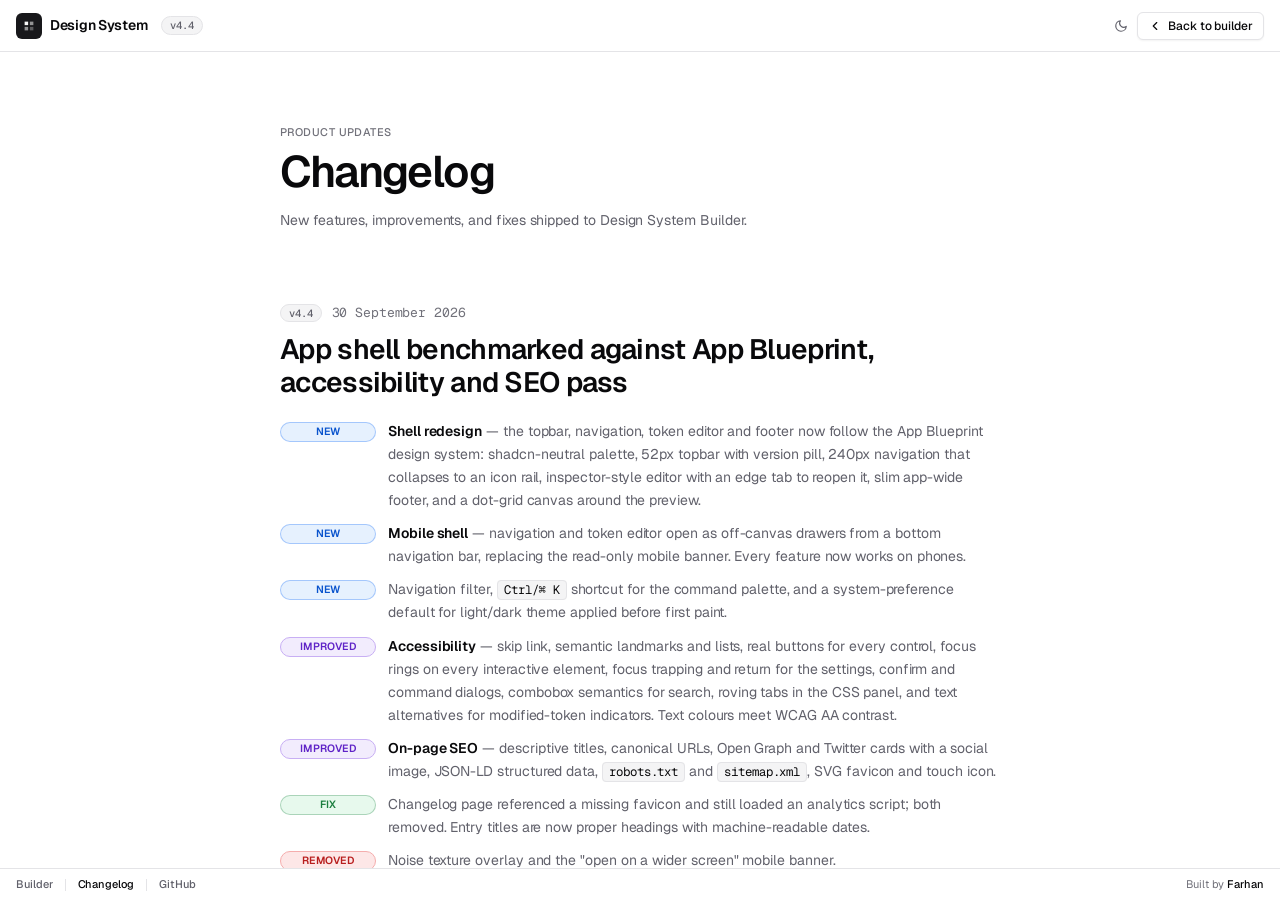
<file: changelog.html>
<!DOCTYPE html>
<html lang="en">
<head>
  <meta charset="UTF-8" />
  <meta name="viewport" content="width=device-width, initial-scale=1.0, viewport-fit=cover" />
  <title>Changelog — Design System Builder</title>

  <!-- Apply theme before paint to avoid a flash of the wrong theme -->
  <script>
    (function () {
      try {
        var saved = JSON.parse(localStorage.getItem('dsb-v4-state-v1') || 'null');
        var stored = saved && saved.settings && saved.settings.appTheme;
        var theme = stored || (matchMedia('(prefers-color-scheme: dark)').matches ? 'dark' : 'light');
        document.documentElement.setAttribute('data-theme', theme);
      } catch (_) {
        document.documentElement.setAttribute('data-theme', 'light');
      }
    })();
  </script>

  <meta name="description" content="Release notes for Design System Builder: new features, improvements and fixes to the token-driven design system generator." />
  <meta name="author" content="Farhan" />
  <meta name="robots" content="index, follow" />
  <meta name="theme-color" content="#ffffff" media="(prefers-color-scheme: light)" />
  <meta name="theme-color" content="#09090b" media="(prefers-color-scheme: dark)" />
  <link rel="canonical" href="https://design-system.farhan.app/changelog.html" />
  <link rel="icon" href="favicon.svg" type="image/svg+xml" />
  <link rel="apple-touch-icon" href="apple-touch-icon.png" />

  <meta property="og:type" content="website" />
  <meta property="og:site_name" content="Design System Builder" />
  <meta property="og:title" content="Changelog — Design System Builder" />
  <meta property="og:description" content="Release notes for Design System Builder: new features, improvements and fixes." />
  <meta property="og:url" content="https://design-system.farhan.app/changelog.html" />
  <meta property="og:image" content="https://design-system.farhan.app/og-image.png" />
  <meta property="og:image:width" content="1200" />
  <meta property="og:image:height" content="630" />
  <meta property="og:image:alt" content="Design System Builder — a token editor beside a live component preview" />
  <meta name="twitter:card" content="summary_large_image" />
  <meta name="twitter:title" content="Changelog — Design System Builder" />
  <meta name="twitter:description" content="Release notes for Design System Builder: new features, improvements and fixes." />
  <meta name="twitter:image" content="https://design-system.farhan.app/og-image.png" />

  <link rel="preconnect" href="https://fonts.googleapis.com" />
  <link rel="preconnect" href="https://fonts.gstatic.com" crossorigin />
  <link href="https://fonts.googleapis.com/css2?family=Geist:wght@300;400;500;600;700&family=Geist+Mono:wght@400;500&display=swap" rel="stylesheet" />
  <link rel="stylesheet" href="style.css" />
  <style>
    /* ── Changelog page — Vercel-style release notes ── */
    .changelog-main {
      flex: 1;
      display: flex;
      flex-direction: column;
      overflow: auto;
      min-height: 0;
      background: var(--app-panel);
    }
    .changelog-area { flex: 1; padding: 72px 32px 120px; }
    .changelog { max-width: 720px; margin: 0 auto; display: flex; flex-direction: column; }

    .cl-header { display: flex; flex-direction: column; gap: var(--app-sp-3); margin-bottom: 72px; }
    .cl-eyebrow {
      font-size: var(--app-fs-xs); font-weight: 500; color: var(--app-text-subtle);
      letter-spacing: 0.04em; text-transform: uppercase;
    }
    .cl-title { font-size: 44px; font-weight: 600; color: var(--app-text); letter-spacing: -0.035em; line-height: 1.05; }
    .cl-sub { font-size: var(--app-fs-lg); color: var(--app-text-muted); line-height: 1.6; max-width: 560px; margin-top: var(--app-sp-2); }

    .cl-entry { padding-bottom: 56px; margin-bottom: 56px; border-bottom: 1px solid var(--app-border); scroll-margin-top: 24px; }
    .cl-entry:last-of-type { border-bottom: none; margin-bottom: 0; padding-bottom: 8px; }
    .cl-entry:focus { outline: none; }

    .cl-meta {
      display: flex; align-items: center; gap: var(--app-sp-4);
      margin-bottom: var(--app-sp-4);
      font-family: var(--app-font-mono); font-size: var(--app-fs-md); color: var(--app-text-subtle);
      letter-spacing: -0.01em;
    }
    .cl-entry-title {
      font-size: 28px; font-weight: 600; color: var(--app-text);
      letter-spacing: -0.025em; line-height: 1.2; margin-bottom: 20px;
    }
    .cl-entry-title a { color: inherit; text-decoration: none; transition: color var(--app-t-fast); border-radius: 4px; }
    .cl-entry-title a:hover { color: var(--app-info); }
    .cl-entry-title a:focus-visible { outline: none; box-shadow: var(--app-focus-ring); }

    .cl-list { list-style: none; display: flex; flex-direction: column; gap: 10px; }
    .cl-item { display: grid; grid-template-columns: 96px 1fr; gap: var(--app-sp-5); align-items: start; }
    .cl-item__text { font-size: var(--app-fs-lg); color: var(--app-text-muted); line-height: 1.65; }
    .cl-item__text strong { color: var(--app-text); font-weight: 600; }
    .cl-item__text code {
      font-family: var(--app-font-mono); font-size: 0.88em;
      background: var(--app-elevated); border: 1px solid var(--app-border);
      border-radius: var(--app-r-sm); padding: 1px 6px; color: var(--app-text);
    }

    .cl-tag {
      display: inline-flex; align-items: center; justify-content: center;
      height: var(--app-h-chip); padding: 0 var(--app-sp-3); margin-top: 2px;
      border-radius: var(--app-r-pill); border: 1px solid transparent;
      font-size: 10.5px; font-weight: 600; letter-spacing: 0.02em; text-transform: uppercase;
      white-space: nowrap; background: var(--app-elevated); color: var(--app-text-muted);
    }
    .cl-tag--new      { background: var(--app-info-bg);    color: hsl(217 91% 42%);   border-color: hsl(var(--app-c-info) / 0.3); }
    [data-theme="dark"] .cl-tag--new { color: var(--app-info); }
    .cl-tag--fix      { background: var(--app-success-bg); color: var(--app-success); border-color: hsl(var(--app-c-success) / 0.3); }
    .cl-tag--improved { background: hsl(262 85% 96%); color: hsl(262 70% 46%); border-color: hsl(262 75% 82%); }
    .cl-tag--removed  { background: hsl(0 88% 95%);   color: hsl(0 72% 42%);   border-color: hsl(0 78% 82%); }
    .cl-tag--experimental { background: var(--app-warning-bg); color: var(--app-warning); border-color: hsl(var(--app-c-warning) / 0.35); }
    [data-theme="dark"] .cl-tag--improved { background: hsl(262 55% 15%); color: hsl(262 85% 72%); border-color: hsl(262 50% 30%); }
    [data-theme="dark"] .cl-tag--removed  { background: hsl(0 60% 13%);   color: hsl(0 85% 72%);   border-color: hsl(0 55% 30%); }

    @media (max-width: 640px) {
      .changelog-area { padding: 32px 18px 56px; }
      .cl-title { font-size: 30px; letter-spacing: -0.03em; }
      .cl-entry-title { font-size: 20px; }
      .cl-entry { padding-bottom: 40px; margin-bottom: 40px; }
      .cl-header { margin-bottom: 44px; }
      .cl-sub { font-size: var(--app-fs-md); }
      .cl-item { grid-template-columns: 1fr; gap: var(--app-sp-2); }
      .cl-item__text { font-size: var(--app-fs-md); }
    }
    @media (max-width: 380px) {
      .cl-title { font-size: 26px; }
      .cl-entry-title { font-size: 18px; }
      .changelog-area { padding: 24px 14px 48px; }
    }
  </style>
</head>
<body>

<a class="skip-link" href="#changelog-main">Skip to changelog</a>

<header class="app-header">
  <a class="app-header__brand" href="/" aria-label="Design System Builder — home">
    <span class="app-header__logo" aria-hidden="true">
      <svg viewBox="0 0 16 16" fill="currentColor"><path d="M3 3h4v4H3z"/><path d="M9 3h4v4H9z" opacity=".55"/><path d="M3 9h4v4H3z" opacity=".55"/><path d="M9 9h4v4H9z" opacity=".3"/></svg>
    </span>
    <span class="app-header__title">Design System</span>
  </a>
  <a href="changelog.html" class="version-pill" aria-current="page">v4.4</a>

  <span class="app-header__spacer"></span>

  <div class="app-header__end">
    <div class="app-header__group">
      <button class="app-btn app-btn--ghost app-btn--icon" id="btn-theme" type="button" aria-label="Switch to dark theme" data-tooltip="Toggle theme" data-tooltip-pos="below-left">
        <svg class="icon icon-sm icon-moon" viewBox="0 0 24 24" aria-hidden="true"><path d="M21 12.79A9 9 0 1 1 11.21 3 7 7 0 0 0 21 12.79z"/></svg>
        <svg class="icon icon-sm icon-sun" viewBox="0 0 24 24" aria-hidden="true" style="display:none"><circle cx="12" cy="12" r="4"/><path d="M12 2v2M12 20v2M4.93 4.93l1.41 1.41M17.66 17.66l1.41 1.41M2 12h2M20 12h2M6.34 17.66l-1.41 1.41M19.07 4.93l-1.41 1.41"/></svg>
      </button>
      <a href="/" class="app-btn app-btn--outline">
        <svg class="icon icon-sm" viewBox="0 0 24 24" aria-hidden="true"><path d="m15 18-6-6 6-6"/></svg>
        Back to builder
      </a>
    </div>
  </div>
</header>

<main class="changelog-main" id="changelog-main" tabindex="-1">
  <div class="changelog-area">
    <div class="changelog">
      <header class="cl-header">
        <p class="cl-eyebrow">Product updates</p>
        <h1 class="cl-title">Changelog</h1>
        <p class="cl-sub">New features, improvements, and fixes shipped to Design System Builder.</p>
      </header>

      <article class="cl-entry" id="v4-4" aria-labelledby="v4-4-title">
        <p class="cl-meta"><span class="version-pill">v4.4</span> <time datetime="2026-09-30">30 September 2026</time></p>
        <h2 class="cl-entry-title" id="v4-4-title"><a href="#v4-4">App shell benchmarked against App Blueprint, accessibility and SEO pass</a></h2>
        <ul class="cl-list">
          <li class="cl-item"><span class="cl-tag cl-tag--new">New</span><span class="cl-item__text"><strong>Shell redesign</strong> — the topbar, navigation, token editor and footer now follow the <a href="https://app-blueprint.farhan.app/" target="_blank" rel="noopener noreferrer">App Blueprint</a> design system: shadcn-neutral palette, 52px topbar with version pill, 240px navigation that collapses to an icon rail, inspector-style editor with an edge tab to reopen it, slim app-wide footer, and a dot-grid canvas around the preview.</span></li>
          <li class="cl-item"><span class="cl-tag cl-tag--new">New</span><span class="cl-item__text"><strong>Mobile shell</strong> — navigation and token editor open as off-canvas drawers from a bottom navigation bar, replacing the read-only mobile banner. Every feature now works on phones.</span></li>
          <li class="cl-item"><span class="cl-tag cl-tag--new">New</span><span class="cl-item__text">Navigation filter, <code>Ctrl/⌘ K</code> shortcut for the command palette, and a system-preference default for light/dark theme applied before first paint.</span></li>
          <li class="cl-item"><span class="cl-tag cl-tag--improved">Improved</span><span class="cl-item__text"><strong>Accessibility</strong> — skip link, semantic landmarks and lists, real buttons for every control, focus rings on every interactive element, focus trapping and return for the settings, confirm and command dialogs, combobox semantics for search, roving tabs in the CSS panel, and text alternatives for modified-token indicators. Text colours meet WCAG AA contrast.</span></li>
          <li class="cl-item"><span class="cl-tag cl-tag--improved">Improved</span><span class="cl-item__text"><strong>On-page SEO</strong> — descriptive titles, canonical URLs, Open Graph and Twitter cards with a social image, JSON-LD structured data, <code>robots.txt</code> and <code>sitemap.xml</code>, SVG favicon and touch icon.</span></li>
          <li class="cl-item"><span class="cl-tag cl-tag--fix">Fix</span><span class="cl-item__text">Changelog page referenced a missing favicon and still loaded an analytics script; both removed. Entry titles are now proper headings with machine-readable dates.</span></li>
          <li class="cl-item"><span class="cl-tag cl-tag--removed">Removed</span><span class="cl-item__text">Noise texture overlay and the "open on a wider screen" mobile banner.</span></li>
        </ul>
      </article>

      <article class="cl-entry" id="v4-3" aria-labelledby="v4-3-title">
        <p class="cl-meta"><span class="version-pill">v4.3</span> <time datetime="2026-04-06">6 April 2026</time></p>
        <h2 class="cl-entry-title" id="v4-3-title"><a href="#v4-3">Framework tab CSS output fix on page load</a></h2>
        <ul class="cl-list">
          <li class="cl-item"><span class="cl-tag cl-tag--fix">Fix</span><span class="cl-item__text">CSS output panel no longer shows tokens-only on a fresh load when the Framework tab was last active. The panel initialisation now restores the saved tab before rendering CSS, so the correct output appears immediately without needing a second click.</span></li>
        </ul>
      </article>

      <article class="cl-entry" id="v4-2" aria-labelledby="v4-2-title">
        <p class="cl-meta"><span class="version-pill">v4.2</span> <time datetime="2026-04-04">4 April 2026</time></p>
        <h2 class="cl-entry-title" id="v4-2-title"><a href="#v4-2">CSS panel polish &amp; changelog fixes</a></h2>
        <ul class="cl-list">
          <li class="cl-item"><span class="cl-tag cl-tag--fix">Fix</span><span class="cl-item__text">CSS panel header — "Framework" tab text and action buttons were being clipped by overflow:hidden. Title now truncates instead; tabs and buttons are always fully visible.</span></li>
          <li class="cl-item"><span class="cl-tag cl-tag--improved">Improved</span><span class="cl-item__text">"CSS Output" label shortened to "CSS" — frees space in the compact panel header.</span></li>
          <li class="cl-item"><span class="cl-tag cl-tag--fix">Fix</span><span class="cl-item__text">Changelog page header — mismatched closing tag broke the page layout; version badge corrected from v3 to v4.</span></li>
        </ul>
      </article>

      <article class="cl-entry" id="v4-1" aria-labelledby="v4-1-title">
        <p class="cl-meta"><span class="version-pill">v4.1</span> <time datetime="2026-04-04">4 April 2026</time></p>
        <h2 class="cl-entry-title" id="v4-1-title"><a href="#v4-1">Full Geist colour palette</a></h2>
        <ul class="cl-list">
          <li class="cl-item"><span class="cl-tag cl-tag--new">New</span><span class="cl-item__text">Six new colour scales added to primitives — Purple, Pink, Teal, Cyan, Orange, Yellow — each with full 100–900 steps and light/dark values matching Geist's palette.</span></li>
          <li class="cl-item"><span class="cl-tag cl-tag--improved">Improved</span><span class="cl-item__text">Green, Red, and Amber scales expanded from 5 sparse steps to full 9-step scales (100–900).</span></li>
          <li class="cl-item"><span class="cl-tag cl-tag--fix">Fix</span><span class="cl-item__text">Colour primitives preview was showing only 3 scales — Green and Red were mapped to wrong prefixes (emerald-, rose-) and rendered blank. All 11 scales now display correctly.</span></li>
        </ul>
      </article>

      <article class="cl-entry" id="v4-0" aria-labelledby="v4-0-title">
        <p class="cl-meta"><span class="version-pill">v4.0</span> <time datetime="2026-04-04">4 April 2026</time></p>
        <h2 class="cl-entry-title" id="v4-0-title"><a href="#v4-0">v4 — Geist-identical styles, token editor redesign &amp; full live sync</a></h2>
        <ul class="cl-list">
          <li class="cl-item"><span class="cl-tag cl-tag--new">New</span><span class="cl-item__text">All exported component styles now match Vercel Geist exactly — 36px button height, 6px radius, black/white focus borders, flat cards, true neutral grays, uppercase table headers.</span></li>
          <li class="cl-item"><span class="cl-tag cl-tag--new">New</span><span class="cl-item__text">Token editor panel rebuilt — double-dash prefix label, moon icon dark toggle, checkerboard colour swatch, 26px compact inputs, modified indicator as left border stripe.</span></li>
          <li class="cl-item"><span class="cl-tag cl-tag--improved">Improved</span><span class="cl-item__text">Full live sync audit — editing any component token (btn-, card-, input-, tab-, etc.) now immediately rerenders the correct preview section via a regex-based component section map.</span></li>
          <li class="cl-item"><span class="cl-tag cl-tag--fix">Fix</span><span class="cl-item__text">Dark mode hardcoded values replaced with token vars — toggle thumb, modal shadow, table hover, tabs border, input placeholder, select chevron SVG.</span></li>
          <li class="cl-item"><span class="cl-tag cl-tag--fix">Fix</span><span class="cl-item__text">Fluid token resolution — computeTokenValue now receives the full token map so clamp() endpoints that reference token names resolve correctly.</span></li>
          <li class="cl-item"><span class="cl-tag cl-tag--fix">Fix</span><span class="cl-item__text">Dark block generation — fluid tokens were incorrectly excluded from the dark override output due to a falsy check on fluidMin.</span></li>
        </ul>
      </article>

      <article class="cl-entry" id="v3-4" aria-labelledby="v3-4-title">
        <p class="cl-meta"><span class="version-pill">v3.4</span> <time datetime="2026-04-04">4 April 2026</time></p>
        <h2 class="cl-entry-title" id="v3-4-title"><a href="#v3-4">Changelog, class labels &amp; app tooltips</a></h2>
        <ul class="cl-list">
          <li class="cl-item"><span class="cl-tag cl-tag--new">New</span><span class="cl-item__text">Changelog page with two-column layout, tagged entries, and full release history.</span></li>
          <li class="cl-item"><span class="cl-tag cl-tag--new">New</span><span class="cl-item__text">Component section headers now show their CSS class names in muted monospace for quick reference.</span></li>
          <li class="cl-item"><span class="cl-tag cl-tag--new">New</span><span class="cl-item__text">App header buttons use styled data-tooltip tooltips — replaces slow browser title attributes. Toggle buttons update their label dynamically.</span></li>
          <li class="cl-item"><span class="cl-tag cl-tag--improved">Improved</span><span class="cl-item__text">Getting Started section redesigned with a controls reference grid covering every top-bar button.</span></li>
          <li class="cl-item"><span class="cl-tag cl-tag--fix">Fix</span><span class="cl-item__text">Non-working keyboard shortcut references removed from tooltips and documentation.</span></li>
        </ul>
      </article>

      <article class="cl-entry" id="v3-3" aria-labelledby="v3-3-title">
        <p class="cl-meta"><span class="version-pill">v3.3</span> <time datetime="2026-04-03">3 April 2026</time></p>
        <h2 class="cl-entry-title" id="v3-3-title"><a href="#v3-3">Git, Cloudflare deployment, favicon &amp; mobile layout</a></h2>
        <ul class="cl-list">
          <li class="cl-item"><span class="cl-tag cl-tag--new">New</span><span class="cl-item__text">Project moved to Git — version controlled and pushed to GitHub.</span></li>
          <li class="cl-item"><span class="cl-tag cl-tag--new">New</span><span class="cl-item__text">Deployed to Cloudflare Pages from the repo root — index.html, app.js, style.css served as a static site.</span></li>
          <li class="cl-item"><span class="cl-tag cl-tag--new">New</span><span class="cl-item__text">Custom favicon from brand logo SVG. Full Open Graph and Twitter card meta tags for clean link previews.</span></li>
          <li class="cl-item"><span class="cl-tag cl-tag--new">New</span><span class="cl-item__text">Mobile layout — app UI hidden below 1000px, style guide shown alone with a banner and footer.</span></li>
          <li class="cl-item"><span class="cl-tag cl-tag--improved">Improved</span><span class="cl-item__text">Style guide constrained to 900px max-width and centered. Logo in header is now a reload link.</span></li>
          <li class="cl-item"><span class="cl-tag cl-tag--fix">Fix</span><span class="cl-item__text">Panel toggle desync resolved — nav and editor now share a single sync function so neither clobbers the other.</span></li>
          <li class="cl-item"><span class="cl-tag cl-tag--fix">Fix</span><span class="cl-item__text">Hero title italic text no longer clips on the right edge.</span></li>
        </ul>
      </article>

      <article class="cl-entry" id="v3-2" aria-labelledby="v3-2-title">
        <p class="cl-meta"><span class="version-pill">v3.2</span> <time datetime="2026-04-02">2 April 2026</time></p>
        <h2 class="cl-entry-title" id="v3-2-title"><a href="#v3-2">Colour palette redesign, code tokens &amp; preview polish</a></h2>
        <ul class="cl-list">
          <li class="cl-item"><span class="cl-tag cl-tag--new">New</span><span class="cl-item__text">Colour primitives redesigned in Geist style — connected horizontal strips with label left and numbered steps.</span></li>
          <li class="cl-item"><span class="cl-tag cl-tag--new">New</span><span class="cl-item__text">Code tokens split into inline and block — each controls colour, font size, line height, padding, radius, background, and border independently.</span></li>
          <li class="cl-item"><span class="cl-tag cl-tag--improved">Improved</span><span class="cl-item__text">Radius and shadow previews rebuilt with a minimal stage layout. Consistent spacing rhythm across all sections.</span></li>
          <li class="cl-item"><span class="cl-tag cl-tag--removed">Removed</span><span class="cl-item__text">Duplicate status colours removed from primitives. Hover animation removed from colour swatches.</span></li>
          <li class="cl-item"><span class="cl-tag cl-tag--fix">Fix</span><span class="cl-item__text">Pre/block code colour no longer overrides to accent on every render.</span></li>
        </ul>
      </article>

      <article class="cl-entry" id="v3-1" aria-labelledby="v3-1-title">
        <p class="cl-meta"><span class="version-pill">v3.1</span> <time datetime="2026-04-01">1 April 2026</time></p>
        <h2 class="cl-entry-title" id="v3-1-title"><a href="#v3-1">Fluid type, type-scale token linking &amp; settings</a></h2>
        <ul class="cl-list">
          <li class="cl-item"><span class="cl-tag cl-tag--new">New</span><span class="cl-item__text">Fluid type tokens reference type scale token names as endpoints — max always matches the actual scale.</span></li>
          <li class="cl-item"><span class="cl-tag cl-tag--new">New</span><span class="cl-item__text">Fluid spacing tokens using clamp(). Settings panel exposes min/max viewport breakpoints for all clamp calculations.</span></li>
          <li class="cl-item"><span class="cl-tag cl-tag--fix">Fix</span><span class="cl-item__text">Crash resolved when fluid token endpoints referenced token names instead of raw values.</span></li>
        </ul>
      </article>

      <article class="cl-entry" id="v3-0" aria-labelledby="v3-0-title">
        <p class="cl-meta"><span class="version-pill">v3.0</span> <time datetime="2026-03-31">31 March 2026</time></p>
        <h2 class="cl-entry-title" id="v3-0-title"><a href="#v3-0">v3 — Geist-inspired redesign &amp; live token editor</a></h2>
        <ul class="cl-list">
          <li class="cl-item"><span class="cl-tag cl-tag--new">New</span><span class="cl-item__text">Complete redesign — dark/light mode, three-panel layout (nav, preview, editor), noise texture background.</span></li>
          <li class="cl-item"><span class="cl-tag cl-tag--new">New</span><span class="cl-item__text">Live token editor — add, edit, delete tokens with instant preview and CSS output updates. Zero page refresh.</span></li>
          <li class="cl-item"><span class="cl-tag cl-tag--new">New</span><span class="cl-item__text">CSS output panel with Tokens and Framework tabs, copy to clipboard, and download as file.</span></li>
          <li class="cl-item"><span class="cl-tag cl-tag--new">New</span><span class="cl-item__text">Undo / redo with step badges. Import / export token sets as JSON. Command palette for quick navigation.</span></li>
          <li class="cl-item"><span class="cl-tag cl-tag--new">New</span><span class="cl-item__text">Full component library in the preview — buttons, inputs, badges, alerts, cards, modals, tabs, tooltips, avatars, and more.</span></li>
          <li class="cl-item"><span class="cl-tag cl-tag--experimental">Experimental</span><span class="cl-item__text">Modular IIFE architecture — TokenStore, CSSEngine, ThemeEngine, PreviewEngine, UI. No build step, no frameworks.</span></li>
        </ul>
      </article>

      <article class="cl-entry" id="v2-3" aria-labelledby="v2-3-title">
        <p class="cl-meta"><span class="version-pill">v2.3</span> <time datetime="2026-03-30">30 March 2026</time></p>
        <h2 class="cl-entry-title" id="v2-3-title"><a href="#v2-3">Component token controls &amp; framework CSS output</a></h2>
        <ul class="cl-list">
          <li class="cl-item"><span class="cl-tag cl-tag--new">New</span><span class="cl-item__text">Component-level token controls — buttons, inputs, badges, and cards each have dedicated editable tokens for padding, radius, colour, and font size.</span></li>
          <li class="cl-item"><span class="cl-tag cl-tag--new">New</span><span class="cl-item__text">Framework CSS tab — generates utility classes and component styles driven by the active token set.</span></li>
          <li class="cl-item"><span class="cl-tag cl-tag--improved">Improved</span><span class="cl-item__text">Individual colour tokens can carry separate light and dark values with a per-token toggle.</span></li>
        </ul>
      </article>

      <article class="cl-entry" id="v2-2" aria-labelledby="v2-2-title">
        <p class="cl-meta"><span class="version-pill">v2.2</span> <time datetime="2026-03-29">29 March 2026</time></p>
        <h2 class="cl-entry-title" id="v2-2-title"><a href="#v2-2">Motion, shadow tokens &amp; visual scale previews</a></h2>
        <ul class="cl-list">
          <li class="cl-item"><span class="cl-tag cl-tag--new">New</span><span class="cl-item__text">Motion tokens — duration and easing values with interactive click-to-preview boxes in the style guide.</span></li>
          <li class="cl-item"><span class="cl-tag cl-tag--new">New</span><span class="cl-item__text">Shadow tokens from sm to 2xl with live preview and CSS output.</span></li>
          <li class="cl-item"><span class="cl-tag cl-tag--improved">Improved</span><span class="cl-item__text">Type scale and spacing sections show visual scale previews, not just raw values.</span></li>
        </ul>
      </article>

      <article class="cl-entry" id="v2-1" aria-labelledby="v2-1-title">
        <p class="cl-meta"><span class="version-pill">v2.1</span> <time datetime="2026-03-28">28 March 2026</time></p>
        <h2 class="cl-entry-title" id="v2-1-title"><a href="#v2-1">Live CSS output &amp; semantic token mapping</a></h2>
        <ul class="cl-list">
          <li class="cl-item"><span class="cl-tag cl-tag--new">New</span><span class="cl-item__text">CSS :root block generated live from all tokens. Dark mode override block auto-generated from tokens with dark values.</span></li>
          <li class="cl-item"><span class="cl-tag cl-tag--new">New</span><span class="cl-item__text">Primitive → semantic token mapping — component styles reference semantic tokens, never hardcoded values.</span></li>
          <li class="cl-item"><span class="cl-tag cl-tag--new">New</span><span class="cl-item__text">Undo / redo and import / export token sets as JSON.</span></li>
        </ul>
      </article>

      <article class="cl-entry" id="v2-0" aria-labelledby="v2-0-title">
        <p class="cl-meta"><span class="version-pill">v2.0</span> <time datetime="2026-03-27">27 March 2026</time></p>
        <h2 class="cl-entry-title" id="v2-0-title"><a href="#v2-0">Token-driven live preview</a></h2>
        <ul class="cl-list">
          <li class="cl-item"><span class="cl-tag cl-tag--new">New</span><span class="cl-item__text">Replaced static markup with a JS-rendered live preview — every section re-renders instantly when tokens change.</span></li>
          <li class="cl-item"><span class="cl-tag cl-tag--new">New</span><span class="cl-item__text">Token categories introduced — colour, typography, spacing, and radius.</span></li>
          <li class="cl-item"><span class="cl-tag cl-tag--improved">Improved</span><span class="cl-item__text">Single-file app — no build step, no external dependencies beyond Google Fonts.</span></li>
        </ul>
      </article>

      <article class="cl-entry" id="v1-0" aria-labelledby="v1-0-title">
        <p class="cl-meta"><span class="version-pill">v1.0</span> <time datetime="2026-03-25">25 March 2026</time></p>
        <h2 class="cl-entry-title" id="v1-0-title"><a href="#v1-0">Initial release — static style guide</a></h2>
        <ul class="cl-list">
          <li class="cl-item"><span class="cl-tag cl-tag--new">New</span><span class="cl-item__text">Static HTML/CSS style guide — colour swatches, type scale, spacing scale, and basic component examples.</span></li>
          <li class="cl-item"><span class="cl-tag cl-tag--new">New</span><span class="cl-item__text">Dark / light mode via data-theme attribute. Single file, no dependencies, instant load.</span></li>
        </ul>
      </article>
    </div>
  </div>
</main>

<footer class="app-footer">
  <a href="/">Builder</a>
  <span class="app-footer__sep" aria-hidden="true"></span>
  <a href="changelog.html" aria-current="page" style="color: var(--app-text)">Changelog</a>
  <span class="app-footer__sep" aria-hidden="true"></span>
  <a href="https://github.com/farhanshares/design-system" target="_blank" rel="noopener noreferrer">GitHub<span class="sr-only"> (opens in a new tab)</span></a>
  <span class="app-footer__spacer"></span>
  <span class="app-footer__credit">Built by <a href="https://farhan.app" target="_blank" rel="noopener noreferrer">Farhan<span class="sr-only"> (opens in a new tab)</span></a></span>
</footer>

<script>
  (function () {
    var btn = document.getElementById('btn-theme');
    function applyTheme(theme) {
      document.documentElement.setAttribute('data-theme', theme);
      btn.querySelector('.icon-moon').style.display = theme === 'dark' ? 'none' : '';
      btn.querySelector('.icon-sun').style.display  = theme === 'dark' ? '' : 'none';
      btn.setAttribute('aria-label', theme === 'dark' ? 'Switch to light theme' : 'Switch to dark theme');
      try {
        var state = JSON.parse(localStorage.getItem('dsb-v4-state-v1')) || {};
        state.settings = state.settings || {};
        state.settings.appTheme = theme;
        localStorage.setItem('dsb-v4-state-v1', JSON.stringify(state));
      } catch (e) {}
    }
    applyTheme(document.documentElement.getAttribute('data-theme') || 'light');
    btn.addEventListener('click', function () {
      applyTheme(document.documentElement.getAttribute('data-theme') === 'dark' ? 'light' : 'dark');
    });
  })();
</script>
</body>
</html>
</file>
<file: style.css>
/* ============================================================================
   Design System Builder · App shell
   ----------------------------------------------------------------------------
   The shell (topbar, panels, footer, mobile nav) is benchmarked against
   App Blueprint (app-blueprint.farhan.app): shadcn-neutral palette, 52px
   topbar, 240px collapsible navigation, 300px inspector-style editor, slim
   app footer, off-canvas drawers + bottom nav on mobile.

   Every shell variable is namespaced --app-* so it never collides with the
   user-editable design tokens (--accent, --fs-*, --r-*, …) that the app
   writes onto :root at runtime.

     1. THEME         → shell brand + surface tokens (HSL triplets)
     2. TOKENS        → derived shell tokens (layout, spacing, radii, type)
     3. BASE          → reset, typography, icons, utilities
     4. TOPBAR        → header bar, buttons, version pill, search trigger
     5. WORKSPACE     → three-column shell + overlay
     6. LEFT PANEL    → section navigation (collapsible, drawer on mobile)
     7. MAIN          → preview canvas
     8. RIGHT PANEL   → token editor header, filter, list
   ============================================================================ */

/* ══════════════════════════════════════════════
   1. THEME — HSL triplets so opacity works:
      background: hsl(var(--app-c-primary) / 0.15);
   ══════════════════════════════════════════════ */
:root {
  /* Brand */
  --app-c-primary:            240 5.9% 10%;
  --app-c-primary-foreground: 0 0% 98%;
  --app-c-accent:             240 4.8% 95.9%;
  --app-c-accent-foreground:  240 5.9% 10%;
  --app-c-info:               217 91% 50%;

  /* Surfaces & text (shadcn neutral) */
  --app-c-background:         0 0% 100%;
  --app-c-foreground:         240 10% 3.9%;
  --app-c-card:               0 0% 100%;
  --app-c-muted:              240 4.8% 95.9%;
  --app-c-muted-foreground:   240 5% 40%;
  --app-c-subtle-foreground:  240 4% 46%;
  --app-c-destructive:        0 72% 51%;
  --app-c-destructive-foreground: 0 0% 98%;
  --app-c-border:             240 5.9% 90%;
  --app-c-border-2:           240 5.9% 84%;
  --app-c-border-subtle:      240 5.9% 94%;
  --app-c-elevated-2:         240 4.8% 92%;
  --app-c-ring:               240 5% 64.9%;

  /* Status */
  --app-c-success:            142 65% 30%;
  --app-c-success-bg:         142 60% 94%;
  --app-c-warning:            32 85% 32%;
  --app-c-warning-bg:         38 88% 93%;
  --app-c-info-bg:            214 95% 95%;

  --app-overlay:              hsl(240 10% 3.9% / 0.45);
  --app-canvas-bg:            hsl(240 5% 97%);
  --app-canvas-dot:           hsl(240 5% 88%);

  color-scheme: light;
}

/* Dark theme — official shadcn dark tokens. Activated by data-theme="dark". */
[data-theme="dark"] {
  --app-c-primary:            0 0% 98%;
  --app-c-primary-foreground: 240 5.9% 10%;
  --app-c-accent:             240 3.7% 15.9%;
  --app-c-accent-foreground:  0 0% 98%;
  --app-c-info:               217 92% 62%;

  --app-c-background:         240 10% 3.9%;
  --app-c-foreground:         0 0% 98%;
  --app-c-card:               240 10% 3.9%;
  --app-c-muted:              240 3.7% 15.9%;
  --app-c-muted-foreground:   240 5% 64.9%;
  --app-c-subtle-foreground:  240 5% 55%;
  --app-c-destructive:        0 72% 58%;
  --app-c-destructive-foreground: 0 0% 98%;
  --app-c-border:             240 3.7% 15.9%;
  --app-c-border-2:           240 3.7% 25%;
  --app-c-border-subtle:      240 3.7% 11%;
  --app-c-elevated-2:         240 3.7% 20%;
  --app-c-ring:               240 4.9% 83.9%;

  --app-c-success:            142 65% 58%;
  --app-c-success-bg:         142 55% 13%;
  --app-c-warning:            38 95% 62%;
  --app-c-warning-bg:         35 70% 13%;
  --app-c-info-bg:            217 70% 14%;

  --app-overlay:              hsl(0 0% 0% / 0.6);
  --app-canvas-bg:            hsl(240 6% 7%);
  --app-canvas-dot:           hsl(240 5% 18%);

  color-scheme: dark;
}

/* ══════════════════════════════════════════════
   2. DERIVED SHELL TOKENS
   ══════════════════════════════════════════════ */
:root {
  /* Fonts */
  --app-font-sans:    'Geist', ui-sans-serif, system-ui, -apple-system, sans-serif;
  --app-font-mono:    'Geist Mono', ui-monospace, 'SF Mono', Menlo, monospace;
  --app-font-display: var(--app-font-sans);

  /* Colour aliases used throughout the shell */
  --app-bg:            hsl(var(--app-c-background));
  --app-panel:         hsl(var(--app-c-card));
  --app-elevated:      hsl(var(--app-c-muted));
  --app-elevated-2:    hsl(var(--app-c-elevated-2));
  --app-border:        hsl(var(--app-c-border));
  --app-border-2:      hsl(var(--app-c-border-2));
  --app-border-subtle: hsl(var(--app-c-border-subtle));
  --app-text:          hsl(var(--app-c-foreground));
  --app-text-muted:    hsl(var(--app-c-muted-foreground));
  --app-text-subtle:   hsl(var(--app-c-subtle-foreground));
  --app-primary:       hsl(var(--app-c-primary));
  --app-primary-fg:    hsl(var(--app-c-primary-foreground));
  --app-accent-lt:     hsl(var(--app-c-accent));
  --app-accent:        hsl(var(--app-c-info));
  --app-accent-dim:    hsl(var(--app-c-info) / 0.12);
  --app-accent-text:   #ffffff;
  --app-ring:          hsl(var(--app-c-ring));
  --app-danger:        hsl(var(--app-c-destructive));
  --app-danger-dim:    hsl(var(--app-c-destructive) / 0.1);
  --app-success:       hsl(var(--app-c-success));
  --app-success-bg:    hsl(var(--app-c-success-bg));
  --app-warning:       hsl(var(--app-c-warning));
  --app-warning-bg:    hsl(var(--app-c-warning-bg));
  --app-info:          hsl(var(--app-c-info));
  --app-info-bg:       hsl(var(--app-c-info-bg));

  /* Layout */
  --app-header-h:     52px;
  --app-nav-w:        240px;
  --app-nav-w-rail:   52px;
  --app-editor-w:     300px;
  --app-footer-h:     32px;
  --app-mobile-nav-h: 68px;
  --app-css-panel-normal:    240px;
  --app-css-panel-collapsed: 36px;

  /* Spacing */
  --app-sp-1: 4px;  --app-sp-2: 6px;  --app-sp-3: 8px;
  --app-sp-4: 10px; --app-sp-5: 12px; --app-sp-6: 16px; --app-sp-7: 20px;

  /* Radius (shadcn --radius 0.5rem) */
  --app-radius-base: 0.5rem;
  --app-r-xs:   calc(var(--app-radius-base) - 6px);
  --app-r-sm:   calc(var(--app-radius-base) - 4px);
  --app-r-md:   calc(var(--app-radius-base) - 2px);
  --app-r-lg:   var(--app-radius-base);
  --app-r-xl:   calc(var(--app-radius-base) + 4px);
  --app-r-pill: 999px;
  --app-radius:    var(--app-r-md);
  --app-radius-sm: var(--app-r-sm);
  --app-radius-lg: var(--app-r-lg);

  /* Component heights */
  --app-h-btn:      32px;
  --app-h-btn-sm:   28px;
  --app-h-input:    32px;
  --app-h-chip:     20px;
  --app-h-nav:      32px;
  --app-h-panel-hd: 44px;

  /* Typography */
  --app-fs-xs: 11px; --app-fs-sm: 12px; --app-fs-md: 13px; --app-fs-lg: 14px; --app-fs-xl: 15px;
  --app-lh: 1.5;

  /* Shadows */
  --app-shadow-sm: 0 1px 2px 0 hsl(240 10% 3.9% / 0.05);
  --app-shadow:    0 1px 3px 0 hsl(240 10% 3.9% / 0.08), 0 1px 2px -1px hsl(240 10% 3.9% / 0.06);
  --app-shadow-md: 0 4px 6px -1px hsl(240 10% 3.9% / 0.08), 0 2px 4px -2px hsl(240 10% 3.9% / 0.05);
  --app-shadow-lg: 0 10px 15px -3px hsl(240 10% 3.9% / 0.08), 0 4px 6px -4px hsl(240 10% 3.9% / 0.05);
  --app-shadow-xl: 0 20px 40px -8px hsl(240 10% 3.9% / 0.18), 0 8px 16px -8px hsl(240 10% 3.9% / 0.1);

  /* Transitions */
  --app-t-panel: 220ms cubic-bezier(.4,0,.2,1);
  --app-t-fast:  150ms cubic-bezier(.4,0,.2,1);
  --app-trans-fast:   var(--app-t-fast);
  --app-trans-base:   var(--app-t-fast);
  --app-trans-spring: var(--app-t-panel);

  /* Focus ring */
  --app-focus-ring: 0 0 0 2px var(--app-panel), 0 0 0 4px hsl(var(--app-c-ring) / 0.6);
}

[data-theme="dark"] {
  --app-shadow-lg: 0 10px 15px -3px hsl(0 0% 0% / 0.5), 0 4px 6px -4px hsl(0 0% 0% / 0.4);
  --app-shadow-xl: 0 24px 48px -8px hsl(0 0% 0% / 0.6), 0 8px 16px -8px hsl(0 0% 0% / 0.5);
}

/* ══════════════════════════════════════════════
   3. RESET & BASE
   ══════════════════════════════════════════════ */

*, *::before, *::after {
  box-sizing: border-box;
  margin: 0;
  padding: 0;
}

html {
  font-size: 16px;
  height: 100%;
  -webkit-text-size-adjust: 100%;
}

body {
  font-family: var(--app-font-sans);
  font-size: var(--app-fs-md);
  line-height: var(--app-lh);
  color: var(--app-text);
  background: var(--app-bg);
  height: 100vh;
  height: 100svh;
  height: 100dvh;
  display: flex;
  flex-direction: column;
  overflow: hidden;
  overscroll-behavior: none;
  letter-spacing: -0.005em;
  -webkit-font-smoothing: antialiased;
  -moz-osx-font-smoothing: grayscale;
}

/* Lock background scroll while a mobile drawer is open */
body.drawer-open { overflow: hidden; touch-action: none; }

a { color: inherit; text-decoration: none; }

button, input, select, textarea {
  font-family: inherit;
  font-size: inherit;
  color: inherit;
}

ul, ol { list-style: none; }

/* Visually hidden but available to assistive tech */
.sr-only {
  position: absolute !important;
  width: 1px; height: 1px;
  padding: 0; margin: -1px;
  overflow: hidden;
  clip: rect(0, 0, 0, 0);
  white-space: nowrap;
  border: 0;
}

/* Skip link — first focusable element on the page */
.skip-link {
  position: absolute;
  top: var(--app-sp-3);
  left: var(--app-sp-3);
  z-index: 1000;
  padding: var(--app-sp-3) var(--app-sp-5);
  background: var(--app-primary);
  color: var(--app-primary-fg);
  font-size: var(--app-fs-sm);
  font-weight: 600;
  border-radius: var(--app-r-md);
  box-shadow: var(--app-shadow-md);
  transform: translateY(-200%);
  transition: transform var(--app-t-fast);
}
.skip-link:focus { transform: none; outline: none; box-shadow: var(--app-focus-ring); }

/* Lucide-style icons */
.icon {
  width: 16px; height: 16px;
  stroke: currentColor; fill: none;
  stroke-width: 2; stroke-linecap: round; stroke-linejoin: round;
  flex-shrink: 0;
}
.icon-sm { width: 14px; height: 14px; }
.icon-xs { width: 12px; height: 12px; }

/* Shared focus ring for every native control in the shell */
.app-btn:focus-visible,
.nav-item:focus-visible,
.panel-hd__toggle:focus-visible,
.mobile-nav__item:focus-visible,
.app-footer__link:focus-visible,
.app-footer a:focus-visible,
.app-header__brand:focus-visible,
.version-pill:focus-visible,
.right-collapse-tab:focus-visible {
  outline: none;
  box-shadow: var(--app-focus-ring);
}

/* ══════════════════════════════════════════════
   4. TOPBAR
   ══════════════════════════════════════════════ */

.app-header {
  height: var(--app-header-h);
  background: var(--app-panel);
  border-bottom: 1px solid var(--app-border);
  display: flex;
  align-items: center;
  padding: 0 var(--app-sp-6);
  padding-left: calc(var(--app-sp-6) + env(safe-area-inset-left, 0px));
  padding-right: calc(var(--app-sp-6) + env(safe-area-inset-right, 0px));
  gap: var(--app-sp-3);
  flex-shrink: 0;
  position: relative;
  z-index: 100;
}

.app-header__brand {
  display: flex;
  align-items: center;
  gap: var(--app-sp-3);
  margin-right: var(--app-sp-2);
  font-size: var(--app-fs-lg);
  font-weight: 600;
  letter-spacing: -0.02em;
  color: var(--app-text);
  border-radius: var(--app-r-md);
  flex-shrink: 0;
}
.app-header__brand:hover .app-header__logo { opacity: 0.92; }

.app-header__logo {
  width: 26px; height: 26px;
  background: var(--app-primary);
  color: var(--app-primary-fg);
  border-radius: var(--app-r-md);
  display: flex; align-items: center; justify-content: center;
  flex-shrink: 0;
}
.app-header__logo svg { width: 14px; height: 14px; }

.app-header__title { white-space: nowrap; }

.version-pill {
  font-family: var(--app-font-mono);
  font-size: 10.5px; font-weight: 500; line-height: 1;
  color: var(--app-text-muted);
  background: var(--app-elevated);
  border: 1px solid var(--app-border);
  border-radius: var(--app-r-pill);
  padding: 3px 8px;
  letter-spacing: -0.01em;
  white-space: nowrap;
  transition: background var(--app-t-fast), border-color var(--app-t-fast), color var(--app-t-fast);
}
a.version-pill:hover { background: var(--app-panel); border-color: var(--app-border-2); color: var(--app-text); }

.app-header__spacer { flex: 1; }

.app-header__center {
  display: flex;
  align-items: center;
  gap: var(--app-sp-1);
}

.app-header__end {
  display: flex;
  align-items: center;
  gap: var(--app-sp-1);
  flex-shrink: 0;
}

.app-header__group {
  display: flex;
  align-items: center;
  gap: 2px;
}

.app-header__sep {
  background: var(--app-border);
  width: 1px;
  height: 20px;
  margin: 0 var(--app-sp-1);
  flex-shrink: 0;
}

/* Command palette trigger — looks like the blueprint's topbar search */
.topbar-search {
  height: var(--app-h-btn-sm);
  width: 200px;
  background: var(--app-panel);
  border: 1px solid var(--app-border);
  border-radius: var(--app-r-md);
  display: inline-flex;
  align-items: center;
  gap: var(--app-sp-3);
  padding: 0 var(--app-sp-4);
  font-size: var(--app-fs-sm);
  font-weight: 400;
  color: var(--app-text-subtle);
  cursor: pointer;
  transition: border-color var(--app-t-fast), box-shadow var(--app-t-fast);
  flex-shrink: 0;
}
.topbar-search:hover { border-color: var(--app-border-2); background: var(--app-panel); color: var(--app-text-subtle); }
.topbar-search:focus-visible { outline: none; border-color: var(--app-ring); box-shadow: 0 0 0 3px hsl(var(--app-c-ring) / 0.15); }
.topbar-search__label { flex: 1; text-align: left; }
.topbar-search kbd {
  margin-left: auto;
  font-family: var(--app-font-mono);
  font-size: 10px;
  color: var(--app-text-muted);
  border: 1px solid var(--app-border);
  border-radius: var(--app-r-sm);
  padding: 1px 5px;
  background: var(--app-elevated);
  line-height: 1;
}

/* ── Buttons (shadcn) ── */
.app-btn {
  height: var(--app-h-btn-sm);
  padding: 0 var(--app-sp-4);
  border: 1px solid transparent;
  background: transparent;
  border-radius: var(--app-r-md);
  font-family: inherit;
  font-size: var(--app-fs-sm);
  font-weight: 500;
  line-height: 1;
  color: var(--app-text);
  cursor: pointer;
  display: inline-flex;
  align-items: center;
  justify-content: center;
  gap: var(--app-sp-2);
  white-space: nowrap;
  flex-shrink: 0;
  user-select: none;
  text-decoration: none;
  position: relative;
  transition:
    background var(--app-t-fast),
    color var(--app-t-fast),
    border-color var(--app-t-fast),
    box-shadow var(--app-t-fast),
    opacity var(--app-t-fast);
}
.app-btn:hover { background: var(--app-elevated); color: var(--app-text); }
.app-btn:active { opacity: 0.85; }
.app-btn:disabled { opacity: 0.4; cursor: not-allowed; }
.app-btn:disabled:hover { background: transparent; color: inherit; }

.app-btn--icon { width: var(--app-h-btn-sm); padding: 0; }
.app-btn--ghost { color: var(--app-text-muted); }
.app-btn--ghost:hover { color: var(--app-text); }
.app-btn--ghost:disabled:hover { color: var(--app-text-muted); }

.app-btn--outline {
  background: var(--app-panel);
  border-color: var(--app-border);
  color: var(--app-text);
  box-shadow: var(--app-shadow-sm);
}
.app-btn--outline:hover { background: var(--app-elevated); }

.app-btn--primary {
  color: var(--app-primary-fg);
  background: var(--app-primary);
  border-color: var(--app-primary);
  box-shadow: var(--app-shadow-sm);
}
.app-btn--primary:hover { color: var(--app-primary-fg); background: hsl(var(--app-c-primary) / 0.9); }

.app-btn--danger {
  color: hsl(var(--app-c-destructive-foreground));
  background: var(--app-danger);
  border-color: var(--app-danger);
}
.app-btn--danger:hover { color: hsl(var(--app-c-destructive-foreground)); background: hsl(var(--app-c-destructive) / 0.9); }

/* App-level tooltips via data-tooltip attribute */
[data-tooltip] { position: relative; }

[data-tooltip]::after {
  content: attr(data-tooltip);
  position: absolute;
  left: 50%;
  transform: translateX(-50%);
  white-space: nowrap;
  font-size: var(--app-fs-xs);
  font-family: var(--app-font-sans);
  font-weight: 500;
  color: var(--app-primary-fg);
  background: var(--app-primary);
  border-radius: var(--app-r-sm);
  padding: 4px 8px;
  pointer-events: none;
  opacity: 0;
  visibility: hidden;
  transition: opacity 0.12s ease, visibility 0.12s ease;
  z-index: 9999;
  box-shadow: var(--app-shadow-md);
  bottom: calc(100% + 7px);
  top: auto;
}

[data-tooltip][data-tooltip-pos="below"]::after {
  top: calc(100% + 7px);
  bottom: auto;
}

[data-tooltip][data-tooltip-pos="below-left"]::after {
  top: calc(100% + 7px);
  bottom: auto;
  left: auto;
  right: 0;
  transform: none;
}

[data-tooltip]:hover::after,
[data-tooltip]:focus-visible::after {
  opacity: 1;
  visibility: visible;
}

.app-badge {
  font-family: var(--app-font-mono);
  font-size: 9px;
  color: var(--app-primary-fg);
  font-weight: 600;
  line-height: 1;
  background: var(--app-primary);
  border-radius: var(--app-r-pill);
  min-width: 14px;
  height: 14px;
  padding: 0 3px;
  display: none;
  align-items: center;
  justify-content: center;
  position: absolute;
  top: 0;
  right: 0;
}

.app-badge:not(:empty) { display: flex; }

/* Chips (shadcn badge) — used in footer meta + nav counts */
.chip {
  height: var(--app-h-chip);
  padding: 0 var(--app-sp-3);
  border-radius: var(--app-r-pill);
  font-size: 10.5px;
  font-weight: 600;
  line-height: 1;
  display: inline-flex;
  align-items: center;
  justify-content: center;
  white-space: nowrap;
  border: 1px solid transparent;
  background: var(--app-elevated);
  color: var(--app-text-muted);
  flex-shrink: 0;
}
.chip-brand { background: var(--app-info-bg); color: var(--app-info); border-color: hsl(var(--app-c-info) / 0.3); }

/* ══════════════════════════════════════════════
   5. WORKSPACE SHELL
   ══════════════════════════════════════════════ */

.app-layout {
  flex: 1;
  min-height: 0;
  display: flex;
  overflow: hidden;
  position: relative;
}

/* Mobile drawer overlay */
.app-overlay {
  display: none;
  position: fixed;
  inset: 0;
  z-index: 49;
  height: 100dvh;
  background: var(--app-overlay);
  opacity: 0;
  transition: opacity var(--app-t-panel);
  backdrop-filter: blur(2px);
}
.app-overlay.is-visible { opacity: 1; }

/* ── Shared panel header primitive ── */
.panel-hd {
  height: var(--app-h-panel-hd);
  display: flex;
  align-items: center;
  padding: 0 var(--app-sp-4) 0 var(--app-sp-6);
  border-bottom: 1px solid var(--app-border);
  gap: var(--app-sp-2);
  flex-shrink: 0;
}

.panel-hd__title {
  font-size: var(--app-fs-xs);
  font-weight: 600;
  color: var(--app-text-muted);
  text-transform: uppercase;
  letter-spacing: 0.04em;
  flex: 1;
  min-width: 0;
  white-space: nowrap;
  overflow: hidden;
  text-overflow: ellipsis;
  line-height: 1;
}

.panel-hd__toggle {
  width: 26px; height: 26px;
  display: inline-flex;
  align-items: center;
  justify-content: center;
  border-radius: var(--app-r-sm);
  border: none;
  background: transparent;
  color: var(--app-text-subtle);
  cursor: pointer;
  flex-shrink: 0;
  transition: background var(--app-t-fast), color var(--app-t-fast);
}
.panel-hd__toggle:hover { background: var(--app-elevated); color: var(--app-text); }
.panel-hd__toggle .icon { transition: transform var(--app-t-panel); }

/* Panel filter input */
.panel-search-wrap { padding: var(--app-sp-4) var(--app-sp-4) var(--app-sp-3); flex-shrink: 0; }
.panel-search {
  position: relative;
  display: flex;
  align-items: center;
  color: var(--app-text-subtle);
}
.panel-search > .icon {
  position: absolute;
  left: var(--app-sp-4);
  pointer-events: none;
}
.panel-search input {
  width: 100%;
  height: var(--app-h-input);
  background: var(--app-panel);
  border: 1px solid var(--app-border);
  border-radius: var(--app-r-md);
  padding: 0 var(--app-sp-4) 0 30px;
  font-family: inherit;
  font-size: var(--app-fs-sm);
  color: var(--app-text);
  line-height: 1;
  outline: none;
  transition: border-color var(--app-t-fast), box-shadow var(--app-t-fast);
}
.panel-search input::placeholder { color: var(--app-text-subtle); }
.panel-search input:hover { border-color: var(--app-border-2); }
.panel-search input:focus { border-color: var(--app-ring); box-shadow: 0 0 0 3px hsl(var(--app-c-ring) / 0.15); }
.panel-search input::-webkit-search-cancel-button { -webkit-appearance: none; appearance: none; }

/* ══════════════════════════════════════════════
   6. LEFT PANEL — section navigation
   ══════════════════════════════════════════════ */

.app-nav {
  width: var(--app-nav-w);
  background: var(--app-panel);
  border-right: 1px solid var(--app-border);
  display: flex;
  flex-direction: column;
  flex-shrink: 0;
  overflow: hidden;
  transition: width var(--app-t-panel);
  z-index: 50;
}

.app-nav__scroll {
  flex: 1;
  overflow-y: auto;
  overflow-x: hidden;
  padding: 0 var(--app-sp-2) var(--app-sp-5);
  scrollbar-width: thin;
  scrollbar-color: var(--app-border-2) transparent;
}

.nav-group { margin-top: var(--app-sp-4); }
.nav-group:first-child { margin-top: var(--app-sp-2); }

.nav-group__label {
  padding: var(--app-sp-2) var(--app-sp-4);
  font-size: 10.5px;
  font-weight: 600;
  letter-spacing: 0.06em;
  text-transform: uppercase;
  color: var(--app-text-subtle);
  line-height: var(--app-lh);
  display: block;
}

.nav-item {
  height: var(--app-h-nav);
  display: flex;
  align-items: center;
  gap: var(--app-sp-3);
  padding: 0 var(--app-sp-4);
  margin: 1px var(--app-sp-2);
  border-radius: var(--app-r-md);
  font-size: var(--app-fs-md);
  font-weight: 500;
  line-height: 1;
  color: var(--app-text-muted);
  cursor: pointer;
  position: relative;
  transition: background var(--app-t-fast), color var(--app-t-fast);
}
.nav-item:hover { background: var(--app-elevated); color: var(--app-text); }
.nav-item.is-active { background: var(--app-accent-lt); color: var(--app-text); font-weight: 600; }
.nav-item:focus-visible { box-shadow: inset var(--app-focus-ring); }

.nav-item__icon { color: var(--app-text-subtle); }
.nav-item:hover .nav-item__icon,
.nav-item.is-active .nav-item__icon { color: var(--app-text); }

.nav-item__text {
  flex: 1;
  min-width: 0;
  white-space: nowrap;
  overflow: hidden;
  text-overflow: ellipsis;
}

.nav-item__modified-dot {
  display: none;
  width: 6px; height: 6px;
  border-radius: var(--app-r-pill);
  background: var(--app-info);
  flex-shrink: 0;
  margin-left: auto;
}
.nav-item__modified-dot.is-visible { display: block; }

.nav-group.is-filtered-out,
.app-nav li.is-filtered-out { display: none; }

.app-nav__empty {
  padding: var(--app-sp-6) var(--app-sp-5);
  font-size: var(--app-fs-sm);
  color: var(--app-text-subtle);
  text-align: center;
}
.app-nav__empty[hidden] { display: none; }

/* Collapsed rail (desktop) */
.app-nav.is-collapsed { width: var(--app-nav-w-rail); }
.app-nav.is-collapsed .panel-hd { justify-content: center; padding: 0; }
.app-nav.is-collapsed .panel-hd__title,
.app-nav.is-collapsed .panel-search-wrap,
.app-nav.is-collapsed .nav-group__label,
.app-nav.is-collapsed .nav-item__modified-dot,
.app-nav.is-collapsed .app-nav__empty { display: none; }
/* Rail keeps each link's text for assistive tech (visually hidden, not removed) */
.app-nav.is-collapsed .nav-item__text {
  position: absolute; width: 1px; height: 1px; padding: 0; margin: -1px;
  overflow: hidden; clip: rect(0, 0, 0, 0); white-space: nowrap; border: 0;
}
.app-nav.is-collapsed .panel-hd__toggle .icon { transform: rotate(180deg); }
.app-nav.is-collapsed .nav-item { padding: 0; justify-content: center; gap: 0; margin: 2px var(--app-sp-2); }
.app-nav.is-collapsed .nav-group { margin-top: var(--app-sp-2); }
.app-nav.is-collapsed .nav-item.is-modified::after {
  content: '';
  position: absolute;
  top: 5px; right: 5px;
  width: 5px; height: 5px;
  border-radius: var(--app-r-pill);
  background: var(--app-info);
}

/* ══════════════════════════════════════════════
   7. MAIN — preview canvas
   ══════════════════════════════════════════════ */

.app-preview {
  flex: 1;
  min-width: 0;
  overflow-y: auto;
  overflow-x: clip;
  position: relative;
  padding: 32px;
  background-color: var(--app-canvas-bg);
  background-image: radial-gradient(circle, var(--app-canvas-dot) 1px, transparent 1px);
  background-size: 24px 24px;
  scrollbar-width: thin;
  scrollbar-color: var(--app-border-2) transparent;
  scroll-padding-top: 32px;
}

.app-preview:focus-visible { outline: none; box-shadow: inset var(--app-focus-ring); }

.app-preview__inner {
  position: relative;
  z-index: 1;
  width: 100%;
  max-width: 920px;
  margin: 0 auto;
  background: var(--bg-base, var(--app-panel));
  border: 1px solid var(--app-border);
  border-radius: var(--app-r-lg);
  box-shadow: var(--app-shadow-md);
  overflow: hidden;
}

/* ── Preview Section ── */
.preview-section {
  padding: 40px 48px;
  border-bottom: 1px solid var(--border-base, var(--app-border));
  scroll-margin-top: 32px;
}

.preview-section:last-child { border-bottom: none; }

.preview-section:focus { outline: none; }

.preview-section__header { margin-bottom: 28px; }

.preview-section__title-row {
  display: flex;
  align-items: baseline;
  gap: 10px;
  flex-wrap: wrap;
}

.preview-section__title {
  font-size: 11px;
  font-weight: 600;
  letter-spacing: 0.1em;
  text-transform: uppercase;
  color: var(--fg-muted, var(--app-text-subtle));
  margin: 0 0 4px;
  line-height: 1;
}

.preview-section__class {
  font-family: var(--app-font-mono);
  font-size: 10px;
  color: var(--fg-subtle, var(--app-text-subtle));
  letter-spacing: 0;
  text-transform: none;
  font-weight: 400;
}

.preview-section__desc {
  font-size: 13px;
  color: var(--fg-muted, var(--app-text-muted));
  line-height: 1.6;
}

/* ══════════════════════════════════════════════
   8. RIGHT PANEL — token editor
   ══════════════════════════════════════════════ */

.app-editor {
  width: var(--app-editor-w);
  background: var(--app-panel);
  border-left: 1px solid var(--app-border);
  display: flex;
  flex-direction: column;
  flex-shrink: 0;
  overflow: hidden;
  transition: width var(--app-t-panel), border-left-width var(--app-t-panel);
  z-index: 50;
}
.app-editor.is-collapsed { width: 0; border-left-width: 0; }

.app-editor__section-title { font: inherit; color: inherit; }

/* Slim tab on the canvas edge to reopen a collapsed editor */
.right-collapse-tab {
  position: absolute;
  right: 0;
  top: 50%;
  transform: translateY(-50%);
  width: 28px; height: 64px;
  background: var(--app-panel);
  border: 1px solid var(--app-border);
  border-right: none;
  border-radius: var(--app-r-md) 0 0 var(--app-r-md);
  display: flex;
  align-items: center;
  justify-content: center;
  cursor: pointer;
  z-index: 51;
  color: var(--app-text-subtle);
  box-shadow: var(--app-shadow-sm);
  opacity: 0;
  pointer-events: none;
  transition: background var(--app-t-fast), color var(--app-t-fast), opacity var(--app-t-panel);
}
.app-layout:has(.app-editor.is-collapsed) .right-collapse-tab { opacity: 1; pointer-events: auto; }
.right-collapse-tab:hover { background: var(--app-elevated); color: var(--app-text); }

.app-editor__tokens {
  flex: 1;
  overflow-y: auto;
  overflow-x: hidden;
  scrollbar-width: thin;
  scrollbar-color: var(--app-border-2) transparent;
}

.token-list__items { list-style: none; margin: 0; padding: 0; }

.app-editor__empty {
  padding: 20px 12px;
  text-align: center;
  color: var(--app-text-subtle);
  font-size: var(--app-fs-sm);
  line-height: 1.6;
}

/* ══════════════════════════════════════════════
   TOKEN EDITOR — Modern SaaS redesign
   ══════════════════════════════════════════════ */

/* Section header — sticky, clean */
.token-section__header {
  font-size: 10px;
  color: var(--app-text-subtle);
  font-weight: 600;
  letter-spacing: 0.07em;
  text-transform: uppercase;
  background: var(--app-panel);
  border-bottom: 1px solid var(--app-border-subtle);
  padding: 8px 12px 6px;
  display: flex;
  align-items: center;
  gap: 6px;
  position: sticky;
  top: 0;
  z-index: 10;
}

.token-section__count {
  font-family: var(--app-font-mono);
  font-size: 9px;
  color: var(--app-text-subtle);
  background: var(--app-elevated);
  border-radius: var(--app-radius-sm);
  padding: 1px 5px;
  line-height: 1.6;
}

/* Token row — left-border indicator pattern */
.token-row {
  display: grid;
  grid-template-columns: 1fr auto;
  align-items: start;
  gap: 4px;
  padding: 8px 10px 8px 12px;
  border-bottom: 1px solid var(--app-border-subtle);
  border-left: 2px solid transparent;
  transition:
    background var(--app-trans-fast),
    border-left-color var(--app-trans-fast);
  position: relative;
}

.token-row:hover {
  background: var(--app-elevated);
}

.token-row.is-modified {
  border-left-color: var(--app-accent);
}

.token-row.is-highlighted {
  animation: token-highlight 700ms ease-out;
}

@keyframes token-highlight {
  0%   { background: var(--app-accent-dim); }
  100% { background: transparent; }
}

/* Body */
.token-row__body {
  min-width: 0;
  display: flex;
  flex-direction: column;
  gap: 5px;
}

/* Name row: -- prefix + editable name */
.token-row__name-wrap {
  display: flex;
  align-items: center;
  gap: 0;
  min-width: 0;
}

.token-row__name-prefix {
  font-family: var(--app-font-mono);
  font-size: 11px;
  color: var(--app-text-subtle);
  flex-shrink: 0;
  user-select: none;
  line-height: 1;
  padding-top: 1px;
}

.token-row__name-input {
  font-family: var(--app-font-mono);
  font-size: 11px;
  color: var(--app-text);
  font-weight: 500;
  background: none;
  outline: none;
  border: none;
  padding: 0;
  width: 100%;
  min-width: 0;
  line-height: 1;
  transition: color var(--app-trans-fast);
}

.token-row__name-input:focus {
  color: var(--app-accent);
}

.token-row__name-input[readonly] {
  cursor: default;
  color: var(--app-text-muted);
}

/* Description */
.token-row__desc {
  font-size: 10px;
  color: var(--app-text-subtle);
  line-height: 1.35;
}

/* Value row — swatch + input + dark toggle */
.token-row__value-row {
  display: flex;
  align-items: center;
  gap: 5px;
}

/* Color swatch — larger, checkered for transparency */
.token-row__swatch {
  width: 22px;
  height: 22px;
  border-radius: var(--app-radius-sm);
  border: 1px solid var(--app-border);
  flex-shrink: 0;
  cursor: pointer;
  position: relative;
  overflow: hidden;
  background-image:
    linear-gradient(45deg, #808080 25%, transparent 25%),
    linear-gradient(-45deg, #808080 25%, transparent 25%),
    linear-gradient(45deg, transparent 75%, #808080 75%),
    linear-gradient(-45deg, transparent 75%, #808080 75%);
  background-size: 6px 6px;
  background-position: 0 0, 0 3px, 3px -3px, -3px 0px;
  background-color: #fff;
  transition: border-color var(--app-trans-fast);
}

.token-row__swatch:hover {
  border-color: var(--app-text-muted);
}

.token-row__swatch input[type="color"] {
  position: absolute;
  inset: 0;
  width: 100%;
  height: 100%;
  opacity: 0;
  cursor: pointer;
  border: none;
  padding: 0;
}

/* Value input — full height, clean */
.token-row__value-input {
  font-family: var(--app-font-mono);
  font-size: 11px;
  color: var(--app-text);
  background: var(--app-bg);
  border: 1px solid var(--app-border);
  border-radius: var(--app-radius-sm);
  height: 26px;
  padding: 0 7px;
  min-width: 0;
  flex: 1;
  outline: none;
  transition:
    border-color var(--app-trans-fast),
    background var(--app-trans-fast);
}

.token-row__value-input:focus {
  border-color: var(--app-accent);
  background: var(--app-elevated-2);
}

.token-row__value-input.is-error {
  border-color: var(--app-danger);
}

/* Dark toggle — icon button, not emoji */
.token-row__dark-toggle {
  width: 26px;
  height: 26px;
  display: flex;
  align-items: center;
  justify-content: center;
  background: var(--app-elevated);
  border: 1px solid var(--app-border);
  border-radius: var(--app-radius-sm);
  flex-shrink: 0;
  cursor: pointer;
  color: var(--app-text-subtle);
  transition:
    border-color var(--app-trans-fast),
    color var(--app-trans-fast),
    background var(--app-trans-fast);
}

.token-row__dark-toggle:hover {
  border-color: var(--app-text-muted);
  color: var(--app-text-muted);
}

.token-row__dark-toggle.is-active {
  border-color: var(--app-accent);
  color: var(--app-accent);
  background: var(--app-accent-dim);
}

.token-row__dark-toggle:focus-visible {
  outline: 2px solid var(--app-accent);
  outline-offset: 1px;
}

/* Dark value section — appears below the light row */
.token-row__dark-row {
  display: flex;
  align-items: center;
  gap: 5px;
  padding: 3px 0 0 0;
}

.token-row__dark-label {
  display: flex;
  align-items: center;
  justify-content: center;
  width: 22px;
  height: 22px;
  flex-shrink: 0;
  color: var(--app-text-subtle);
  opacity: 0.6;
}

/* Fluid inputs */
.token-row__fluid-row {
  display: grid;
  grid-template-columns: 1fr 1fr;
  gap: 5px;
}

.token-row__fluid-label {
  font-size: 9.5px;
  font-weight: 500;
  letter-spacing: 0.04em;
  text-transform: uppercase;
  color: var(--app-text-subtle);
  display: block;
  margin-bottom: 3px;
}

/* Actions column */
.token-row__actions {
  display: flex;
  flex-direction: column;
  align-items: center;
  gap: 2px;
  padding-top: 1px;
  opacity: 0;
  transition: opacity var(--app-trans-fast);
}

.token-row:hover .token-row__actions {
  opacity: 1;
}

.token-row__action-btn {
  color: var(--app-text-subtle);
  background: none;
  border: none;
  border-radius: var(--app-radius-sm);
  width: 22px;
  height: 22px;
  display: flex;
  align-items: center;
  justify-content: center;
  cursor: pointer;
  transition:
    background var(--app-trans-fast),
    color var(--app-trans-fast);
  flex-shrink: 0;
}

.token-row__action-btn:hover {
  background: var(--app-elevated-2);
  color: var(--app-text);
}

.token-row__action-btn--danger:hover {
  background: var(--app-danger-dim);
  color: var(--app-danger);
}

.token-row__action-btn:disabled {
  opacity: 0.3 !important;
  cursor: not-allowed;
}

.token-row__action-btn:focus-visible {
  outline: 2px solid var(--app-accent);
  outline-offset: 1px;
}

/* Lock icon */
.token-row__lock-icon {
  width: 22px;
  height: 22px;
  display: flex;
  align-items: center;
  justify-content: center;
  color: var(--app-text-subtle);
  opacity: 0.4;
  flex-shrink: 0;
}

/* Add token form */
.add-token-form {
  padding: 10px 12px;
  border-top: 1px solid var(--app-border);
  display: flex;
  flex-direction: column;
  gap: 8px;
  background: var(--app-panel);
}

.add-token-form__title {
  font-size: 10px;
  font-weight: 600;
  text-transform: uppercase;
  letter-spacing: 0.07em;
  color: var(--app-text-subtle);
}

.add-token-form__fields {
  display: flex;
  gap: 4px;
}

.add-token-form__input-wrap {
  position: relative;
  flex: 1;
  min-width: 0;
  display: flex;
  align-items: center;
}

.add-token-form__prefix {
  font-family: var(--app-font-mono);
  font-size: 11px;
  color: var(--app-text-subtle);
  position: absolute;
  left: 7px;
  pointer-events: none;
  user-select: none;
  z-index: 1;
}

.add-token-form input {
  font-family: var(--app-font-mono);
  font-size: 11px;
  color: var(--app-text);
  background: var(--app-bg);
  border: 1px solid var(--app-border);
  border-radius: var(--app-radius-sm);
  height: 26px;
  padding: 0 7px 0 17px;
  min-width: 0;
  flex: 1;
  width: 100%;
  outline: none;
  transition: border-color var(--app-trans-fast);
}

.add-token-form input:focus {
  border-color: var(--app-accent);
}

.add-token-form input:nth-child(1) {
  padding-left: 17px;
}

/* When it's a standalone input (value field has no prefix) */
.add-token-form input.no-prefix {
  padding-left: 7px;
}

/* ══════════════════════════════════════════════
   9. CSS PANEL
   ══════════════════════════════════════════════ */

.css-panel__resize {
  height: 4px;
  background: transparent;
  flex-shrink: 0;
  cursor: row-resize;
  transition: background var(--app-trans-fast);
  border-radius: 0 0 2px 2px;
}

.css-panel__resize:hover {
  background: var(--app-accent);
  opacity: 0.5;
}

.css-panel {
  display: flex;
  flex-direction: column;
  border-top: 1px solid var(--app-border);
  flex-shrink: 0;
  background: var(--app-panel);
  transition: height var(--app-trans-base);
}

.css-panel[data-state="normal"] {
  height: var(--app-css-panel-normal);
}

.css-panel[data-state="collapsed"] {
  height: var(--app-css-panel-collapsed);
}

.css-panel[data-state="maximized"] {
  position: fixed;
  right: 0;
  width: var(--app-editor-w);
  height: calc(100dvh - var(--app-header-h) - var(--app-footer-h));
  bottom: var(--app-footer-h);
  z-index: 50;
  border-top: 1px solid var(--app-border);
}

.css-panel__header {
  display: flex;
  align-items: center;
  justify-content: space-between;
  padding: 0 8px;
  height: 36px;
  flex-shrink: 0;
  border-bottom: 1px solid var(--app-border);
  gap: 8px;
}

.css-panel__header-left {
  display: flex;
  align-items: center;
  gap: 8px;
  min-width: 0;
  flex: 1;
}

.css-panel__header-right {
  display: flex;
  align-items: center;
  gap: 2px;
  flex-shrink: 0;
}

/* Smaller icon buttons inside the compact CSS panel header */
.css-panel__header-right .app-btn--icon {
  width: 26px;
  height: 26px;
  padding: 5px;
}

.css-panel__toggle-btn {
  width: 20px;
  height: 20px;
  display: flex;
  align-items: center;
  justify-content: center;
  background: none;
  border: none;
  cursor: pointer;
  color: var(--app-text-muted);
  border-radius: 3px;
  flex-shrink: 0;
  transition: all var(--app-trans-fast);
}

.css-panel__toggle-btn:hover { color: var(--app-text); background: var(--app-elevated); }
.css-panel__toggle-btn:focus-visible { outline: 2px solid var(--app-accent); }

.css-panel__chevron {
  transition: transform var(--app-trans-base);
}

.css-panel[data-state="collapsed"] .css-panel__chevron {
  transform: rotate(180deg);
}

.css-panel__title {
  font-size: 11px;
  font-weight: 600;
  color: var(--app-text-muted);
  flex-shrink: 1;
  min-width: 0;
  overflow: hidden;
  text-overflow: ellipsis;
  white-space: nowrap;
}

.css-tabs {
  flex-shrink: 0;
}

.css-tabs {
  display: flex;
  gap: 2px;
  background: var(--app-elevated);
  padding: 2px;
  border-radius: 4px;
}

.css-tabs__tab {
  font-size: 10.5px;
  font-weight: 500;
  padding: 2px 8px;
  border: none;
  border-radius: 3px;
  cursor: pointer;
  color: var(--app-text-muted);
  background: none;
  transition: all var(--app-trans-fast);
}

.css-tabs__tab:hover { color: var(--app-text); }

.css-tabs__tab--active {
  background: var(--app-panel);
  color: var(--app-text);
  box-shadow: var(--app-shadow-sm);
}

.css-tabs__tab:focus-visible { outline: 2px solid var(--app-accent); }

.css-panel__body {
  flex: 1;
  overflow-y: auto;
  overflow-x: auto;
  scrollbar-width: thin;
  scrollbar-color: var(--app-border) transparent;
}

.css-panel__body::-webkit-scrollbar { width: 4px; height: 4px; }
.css-panel__body::-webkit-scrollbar-thumb { background: var(--app-border); border-radius: 4px; }

.css-panel[data-state="collapsed"] .css-panel__body {
  display: none;
}

.css-panel__pre {
  font-family: var(--app-font-mono);
  font-size: 11px;
  line-height: 1.7;
  tab-size: 2;
  margin: 0;
  padding: 12px;
}

.css-panel__code {
  display: block;
  white-space: pre;
}

/* CSS syntax highlighting */
.css-prop { color: #52a8ff; }        /* blue - property */
.css-val  { color: #ededed; }        /* near white - value */
.css-at   { color: #67e8f9; }        /* cyan - at-rule */
.css-sel  { color: #86efac; }        /* green - selector */
.css-cmt  { color: var(--app-text-subtle); } /* muted - comment */
.css-brace { color: var(--app-text-muted); }

[data-theme="light"] .css-prop { color: #0070f3; }
[data-theme="light"] .css-val  { color: #171717; }
[data-theme="light"] .css-at   { color: #0369a1; }
[data-theme="light"] .css-sel  { color: #15803d; }
[data-theme="light"] .css-cmt  { color: var(--app-text-subtle); }

/* Select chevron — dark theme variant (SVG stroke can't use CSS vars, so override here) */
[data-theme="dark"] .select {
  background-image: url("data:image/svg+xml,%3Csvg xmlns='http://www.w3.org/2000/svg' width='12' height='12' viewBox='0 0 24 24' fill='none' stroke='%23878787' stroke-width='2'%3E%3Cpolyline points='6 9 12 15 18 9'/%3E%3C/svg%3E");
}

/* ══════════════════════════════════════════════
   10. SETTINGS POPOVER
   ══════════════════════════════════════════════ */

.popover-backdrop {
  position: fixed;
  inset: 0;
  z-index: 200;
}

.popover {
  position: fixed;
  top: calc(var(--app-header-h) + 6px);
  right: 16px;
  width: 300px;
  background: var(--app-panel);
  border: 1px solid var(--app-border);
  border-radius: var(--app-radius-lg);
  box-shadow: var(--app-shadow-xl);
  z-index: 201;
  overflow: hidden;
  animation: popover-in 160ms cubic-bezier(0.34, 1.56, 0.64, 1);
}

@keyframes popover-in {
  from { opacity: 0; transform: translateY(-8px) scale(0.97); }
  to   { opacity: 1; transform: translateY(0) scale(1); }
}

.popover[hidden] { display: none; }

.popover__header {
  display: flex;
  align-items: center;
  justify-content: space-between;
  padding: 14px 16px 12px;
  border-bottom: 1px solid var(--app-border);
}

.popover__title {
  font-size: 13px;
  font-weight: 600;
  color: var(--app-text);
}

.popover__body {
  padding: 16px;
  display: flex;
  flex-direction: column;
  gap: 16px;
}

.settings__group {
  display: flex;
  flex-direction: column;
  gap: var(--app-sp-2);
  border: 0;
  margin: 0;
  padding: 0;
  min-width: 0;
}

/* Divider between groups, matching panel section rhythm */
.settings__group + .settings__group {
  padding-top: var(--app-sp-6);
  border-top: 1px solid var(--app-border-subtle);
}

.settings__label {
  font-size: var(--app-fs-sm);
  font-weight: 500;
  color: var(--app-text);
  padding: 0;
}

.settings__sublabel {
  font-size: var(--app-fs-xs);
  color: var(--app-text-muted);
  display: block;
  margin-bottom: 4px;
}

.settings__hint {
  font-size: var(--app-fs-xs);
  color: var(--app-text-subtle);
  line-height: 1.5;
  margin: 0;
}

.settings__input {
  height: var(--app-h-btn);
  font-size: var(--app-fs-sm);
  font-family: var(--app-font-sans);
  color: var(--app-text);
  background: var(--app-panel);
  border: 1px solid var(--app-border);
  border-radius: var(--app-r-md);
  padding: 0 var(--app-sp-4);
  width: 100%;
  outline: none;
  -webkit-appearance: none;
  appearance: none;
  -moz-appearance: textfield;
  font-variant-numeric: tabular-nums;
  transition: border-color var(--app-trans-fast), box-shadow var(--app-trans-fast);
}

.settings__input:hover { border-color: var(--app-border-2); }
.settings__input:focus { border-color: var(--app-ring); box-shadow: 0 0 0 3px hsl(var(--app-c-ring) / 0.15); }

/* Replace the native number spinner with a clean field */
.settings__input::-webkit-outer-spin-button,
.settings__input::-webkit-inner-spin-button { -webkit-appearance: none; margin: 0; }

.settings__segmented {
  position: relative;
  display: flex;
  background: var(--app-elevated);
  border: 1px solid var(--app-border);
  border-radius: var(--app-r-md);
  padding: 2px;
  gap: 2px;
}

.settings__seg-btn {
  position: relative;
  flex: 1;
  text-align: center;
  cursor: pointer;
}

.settings__seg-btn input { position: absolute; opacity: 0; pointer-events: none; }

.settings__seg-btn span {
  font-size: var(--app-fs-sm);
  line-height: 1;
  color: var(--app-text-muted);
  font-weight: 500;
  border-radius: var(--app-r-sm);
  height: 24px;
  display: flex;
  align-items: center;
  justify-content: center;
  transition: background var(--app-trans-fast), color var(--app-trans-fast), box-shadow var(--app-trans-fast);
}

.settings__seg-btn:hover span { color: var(--app-text); }

.settings__seg-btn:has(input:checked) span {
  background: var(--app-panel);
  color: var(--app-text);
  box-shadow: var(--app-shadow-sm), 0 0 0 1px var(--app-border);
}

.settings__seg-btn:has(input:focus-visible) span {
  box-shadow: var(--app-focus-ring);
}

.settings__row {
  display: grid;
  grid-template-columns: 1fr 1fr;
  gap: var(--app-sp-3);
}

.settings__field { display: flex; flex-direction: column; min-width: 0; }

.settings__checkbox {
  display: flex;
  align-items: center;
  gap: var(--app-sp-4);
  font-size: var(--app-fs-sm);
  color: var(--app-text);
  cursor: pointer;
  user-select: none;
}

.settings__checkbox input {
  -webkit-appearance: none;
  appearance: none;
  flex-shrink: 0;
  width: 16px;
  height: 16px;
  margin: 0;
  display: grid;
  place-content: center;
  background: var(--app-panel);
  border: 1px solid var(--app-border-2);
  border-radius: var(--app-r-sm);
  cursor: pointer;
  transition: background var(--app-trans-fast), border-color var(--app-trans-fast), box-shadow var(--app-trans-fast);
}

.settings__checkbox input::after {
  content: '';
  width: 8px;
  height: 4px;
  border-left: 1.5px solid var(--app-primary-fg);
  border-bottom: 1.5px solid var(--app-primary-fg);
  transform: translateY(-1px) rotate(-45deg) scale(0);
  transition: transform var(--app-trans-fast);
}

.settings__checkbox:hover input { border-color: var(--app-ring); }

.settings__checkbox input:checked {
  background: var(--app-primary);
  border-color: var(--app-primary);
}

.settings__checkbox input:checked::after { transform: translateY(-1px) rotate(-45deg) scale(1); }

.settings__checkbox input:focus-visible { outline: none; box-shadow: var(--app-focus-ring); }

/* ══════════════════════════════════════════════
   11. COMMAND PALETTE
   ══════════════════════════════════════════════ */

.cmd-overlay {
  position: fixed;
  inset: 0;
  background: var(--app-overlay);
  backdrop-filter: blur(4px);
  z-index: 300;
  display: flex;
  align-items: flex-start;
  justify-content: center;
  padding-top: 15vh;
}

.cmd-overlay[hidden] { display: none; }

.cmd-palette {
  width: 540px;
  max-width: 90vw;
  background: var(--app-panel);
  border: 1px solid var(--app-border);
  border-radius: var(--app-radius-lg);
  box-shadow: var(--app-shadow-xl);
  overflow: hidden;
  animation: cmd-in 160ms cubic-bezier(0.34, 1.56, 0.64, 1);
}

@keyframes cmd-in {
  from { opacity: 0; transform: translateY(-16px) scale(0.97); }
  to   { opacity: 1; transform: translateY(0) scale(1); }
}

.cmd-palette__search {
  display: flex;
  align-items: center;
  gap: 10px;
  padding: 14px 16px;
  border-bottom: 1px solid var(--app-border);
  color: var(--app-text-subtle);
}

.cmd-palette__input {
  flex: 1;
  background: none;
  border: none;
  outline: none;
  font-size: 14px;
  color: var(--app-text);
  font-family: var(--app-font-sans);
}

.cmd-palette__input::placeholder {
  color: var(--app-text-subtle);
}

.cmd-palette__search kbd {
  font-family: var(--app-font-mono);
  font-size: 10px;
  background: var(--app-panel);
  border: 1px solid var(--app-border);
  border-radius: 3px;
  padding: 2px 5px;
  color: var(--app-text-muted);
  flex-shrink: 0;
}

.cmd-palette__results {
  max-height: 360px;
  overflow-y: auto;
  padding: 6px;
  scrollbar-width: thin;
  scrollbar-color: var(--app-border) transparent;
}

.cmd-result {
  display: flex;
  align-items: center;
  gap: 10px;
  padding: 8px 10px;
  border-radius: var(--app-radius-sm);
  cursor: pointer;
  transition: background var(--app-trans-fast);
}

.cmd-result:hover, .cmd-result.is-focused {
  background: var(--app-accent-lt);
}

.cmd-result:focus-visible {
  outline: 2px solid var(--app-accent);
  outline-offset: -2px;
}

.cmd-result__type {
  font-size: 9px;
  font-weight: 600;
  text-transform: uppercase;
  letter-spacing: 0.06em;
  color: var(--app-text-subtle);
  background: var(--app-panel);
  border: 1px solid var(--app-border);
  border-radius: 3px;
  padding: 1px 4px;
  flex-shrink: 0;
}

.cmd-result__name {
  font-size: 13px;
  font-weight: 500;
  color: var(--app-text);
  flex: 1;
}

.cmd-result__sub {
  font-size: 11px;
  color: var(--app-text-subtle);
  font-family: var(--app-font-mono);
}

/* ══════════════════════════════════════════════
   12. MODALS
   ══════════════════════════════════════════════ */

.modal-overlay {
  position: fixed;
  inset: 0;
  background: var(--app-overlay);
  backdrop-filter: blur(2px);
  z-index: 400;
  display: flex;
  align-items: center;
  justify-content: center;
}

.modal-overlay[hidden] { display: none; }

.modal {
  background: var(--app-panel);
  border: 1px solid var(--app-border);
  border-radius: var(--app-radius-lg);
  width: 360px;
  max-width: 90vw;
  box-shadow: var(--app-shadow-xl);
  animation: modal-in 160ms cubic-bezier(0.34, 1.56, 0.64, 1);
}

@keyframes modal-in {
  from { opacity: 0; transform: scale(0.95); }
  to   { opacity: 1; transform: scale(1); }
}

.modal__header {
  padding: 16px 20px 12px;
  border-bottom: 1px solid var(--app-border);
}

.modal__title {
  font-size: 14px;
  font-weight: 600;
  color: var(--app-text);
}

.modal__body {
  padding: 16px 20px;
}

.modal__body p {
  font-size: 13px;
  color: var(--app-text-muted);
  line-height: 1.6;
}

.modal__footer {
  display: flex;
  justify-content: flex-end;
  gap: 8px;
  padding: 12px 20px 16px;
}

/* ══════════════════════════════════════════════
   13. TOAST
   ══════════════════════════════════════════════ */

.toast-container {
  position: fixed;
  bottom: 20px;
  right: 20px;
  z-index: 500;
  display: flex;
  flex-direction: column;
  gap: 8px;
  pointer-events: none;
}

.toast {
  display: flex;
  align-items: center;
  gap: 8px;
  padding: 10px 14px;
  background: var(--app-panel);
  border: 1px solid var(--app-border);
  border-radius: var(--app-radius);
  box-shadow: var(--app-shadow-lg);
  font-size: 12.5px;
  color: var(--app-text);
  pointer-events: auto;
  animation: toast-in 200ms cubic-bezier(0.34, 1.56, 0.64, 1);
  max-width: 320px;
}

.toast.is-leaving {
  animation: toast-out 200ms ease-in forwards;
}

@keyframes toast-in {
  from { opacity: 0; transform: translateY(8px) scale(0.96); }
  to   { opacity: 1; transform: translateY(0) scale(1); }
}

@keyframes toast-out {
  from { opacity: 1; transform: translateY(0); }
  to   { opacity: 0; transform: translateY(4px); }
}

.toast__icon {
  flex-shrink: 0;
  width: 16px;
  height: 16px;
  display: flex;
  align-items: center;
  justify-content: center;
}

.toast--success .toast__icon { color: var(--app-success); }
.toast--error   .toast__icon { color: var(--app-danger); }
.toast--warning .toast__icon { color: var(--app-warning); }
.toast--info    .toast__icon { color: var(--app-info); }

/* ══════════════════════════════════════════════
   14. PREVIEW SECTION STYLES
   These styles use token CSS custom properties
   ══════════════════════════════════════════════ */

/* Getting started hero */
.preview-hero {
  position: relative;
  padding: 48px 0 40px;
}

.preview-hero__gradient {
  position: absolute;
  inset: 0;
  background:
    radial-gradient(ellipse 50% 60% at 10% 40%, rgba(255,255,255,0.02) 0%, transparent 70%);
  pointer-events: none;
}

.preview-hero__eyebrow {
  font-family: var(--app-font-mono);
  font-size: var(--fs-xs, 0.75rem);
  color: var(--app-text-muted);
  font-weight: 500;
  letter-spacing: 0.08em;
  text-transform: uppercase;
  margin-bottom: 12px;
}

.preview-hero__title {
  font-family: var(--app-font-display);
  font-size: clamp(2rem, 4vw, 3.5rem);
  color: var(--fg-base, #ededed);
  font-weight: 400;
  line-height: 1.1;
  letter-spacing: -0.03em;
  margin-bottom: 16px;
}

.preview-hero__title em {
  font-style: italic;
  display: inline-block;
  padding-right: 0.12em;
  background: linear-gradient(135deg, var(--accent, #3291ff), var(--brand-700, #52a8ff));
  -webkit-background-clip: text;
  -webkit-text-fill-color: transparent;
  background-clip: text;
}

.preview-hero__desc {
  font-size: var(--fs-base, 1rem);
  color: var(--fg-muted, #8f8f8f);
  line-height: var(--leading-relaxed, 1.625);
  max-width: 520px;
  margin-bottom: 32px;
}

.preview-hero__steps {
  display: flex;
  flex-direction: column;
  gap: 12px;
  margin-bottom: 32px;
}

.preview-hero__step {
  display: flex;
  align-items: flex-start;
  gap: 12px;
}

.preview-hero__step-num {
  font-family: var(--app-font-mono);
  font-size: var(--fs-xs, 0.75rem);
  color: var(--accent-fg, #fff);
  font-weight: 700;
  background: var(--accent, #3291ff);
  border-radius: var(--r-full, 9999px);
  width: 24px;
  height: 24px;
  display: flex;
  align-items: center;
  justify-content: center;
  flex-shrink: 0;
}

.preview-hero__step-text {
  font-size: var(--fs-sm, 0.875rem);
  color: var(--fg-base, #ededed);
  line-height: var(--leading-normal, 1.5);
  padding-top: 3px;
}

.shortcut-table {
  margin-top: 32px;
  border: 1px solid var(--border-base, #2a2a2a);
  border-radius: var(--r-lg, 0.5rem);
  overflow: hidden;
  font-size: var(--fs-sm, 0.875rem);
}

.shortcut-table table {
  width: 100%;
  border-collapse: collapse;
}

.shortcut-table th {
  font-size: var(--fs-xs, 0.75rem);
  color: var(--fg-muted, #8f8f8f);
  font-weight: 600;
  text-align: left;
  letter-spacing: 0.06em;
  text-transform: uppercase;
  background: var(--bg-elevated, #1a1a1a);
  border-bottom: 1px solid var(--border-base, #2a2a2a);
  padding: 8px 14px;
}

.shortcut-table td {
  color: var(--fg-base, #ededed);
  border-bottom: 1px solid var(--border-base, #2a2a2a);
  padding: 8px 14px;
}

.shortcut-table tr:last-child td { border-bottom: none; }

.shortcut-table kbd {
  font-family: var(--app-font-mono);
  font-size: 11px;
  color: var(--fg-muted, #8f8f8f);
  background: var(--bg-elevated, #1a1a1a);
  border: 1px solid var(--border-base, #2a2a2a);
  border-radius: 4px;
  padding: 2px 6px;
}

/* Getting Started — controls grid */
.gs-controls {
  margin-top: 32px;
}

.gs-controls__heading {
  font-size: 11px;
  font-weight: 600;
  letter-spacing: 0.1em;
  text-transform: uppercase;
  color: var(--fg-muted, #8f8f8f);
  margin-bottom: 16px;
}

.gs-controls__grid {
  display: grid;
  grid-template-columns: repeat(auto-fill, minmax(260px, 1fr));
  gap: 8px;
}

.gs-control-item {
  display: flex;
  align-items: flex-start;
  gap: 12px;
  padding: 16px;
  border-radius: var(--r-md, 8px);
  background: var(--bg-elevated, #111);
  border: 1px solid var(--border-base, #2a2a2a);
}

.gs-control-item__icon {
  display: flex;
  align-items: center;
  justify-content: center;
  width: 28px;
  height: 28px;
  border-radius: var(--r-sm, 6px);
  background: var(--bg-surface, #1a1a1a);
  border: 1px solid var(--border-base, #2a2a2a);
  flex-shrink: 0;
  color: var(--fg-muted, #8f8f8f);
}

.gs-control-item__label {
  font-size: 13px;
  font-weight: 600;
  color: var(--fg-base, #ededed);
  margin-bottom: 3px;
}

.gs-control-item__desc {
  font-size: 12px;
  color: var(--fg-muted, #8f8f8f);
  line-height: 1.6;
}

.gs-control-item__desc kbd {
  font-family: var(--app-font-mono);
  font-size: 10px;
  color: var(--fg-muted, #8f8f8f);
  background: var(--bg-surface, #1a1a1a);
  border: 1px solid var(--border-base, #2a2a2a);
  border-radius: 3px;
  padding: 1px 5px;
}

/* Colour swatches */
.color-scale-grid {
  display: flex;
  flex-direction: column;
  gap: 16px;
}

.color-scale-row {
  display: grid;
  grid-template-columns: 56px 1fr;
  align-items: start;
  gap: 14px;
}

.color-scale-label {
  font-size: 11px;
  font-weight: 500;
  color: var(--fg-muted, #8f8f8f);
  padding-top: 10px;
  white-space: nowrap;
}

.color-scale-wrap {
  display: flex;
  flex-direction: column;
  gap: 6px;
  min-width: 0;
}

.color-scale-swatches {
  display: flex;
  border-radius: var(--r-md, 0.375rem);
  overflow: hidden;
}

.color-scale-swatch {
  flex: 1;
  height: 36px;
  cursor: default;
  min-width: 0;
}

.color-scale-steps {
  display: flex;
}

.color-scale-step {
  flex: 1;
  font-family: var(--app-font-mono);
  font-size: 8.5px;
  color: var(--fg-subtle, #5c5c5c);
  text-align: center;
  line-height: 1;
  white-space: nowrap;
  overflow: hidden;
  text-overflow: ellipsis;
  min-width: 0;
}


.swatch-section-title {
  font-size: 11px;
  font-weight: 600;
  text-transform: uppercase;
  letter-spacing: 0.08em;
  color: var(--fg-muted, #8f8f8f);
  margin-bottom: 8px;
  margin-top: 16px;
}

.swatch-section-title:first-child { margin-top: 0; }


/* Type scale */
.type-scale-item {
  display: flex;
  align-items: baseline;
  gap: 16px;
  padding: 16px 0;
  border-bottom: 1px solid var(--border-base, #2a2a2a);
}

.type-scale-item:last-child { border-bottom: none; }

.type-scale-item__sample {
  flex: 1;
  color: var(--fg-base, #ededed);
  line-height: 1.3;
  min-width: 0;
}

.type-scale-item__meta {
  display: flex;
  flex-direction: column;
  align-items: flex-end;
  gap: 2px;
  flex-shrink: 0;
}

.type-scale-item__token {
  font-family: var(--app-font-mono);
  font-size: 10.5px;
  color: var(--accent, #3291ff);
}

.type-scale-item__value {
  font-family: var(--app-font-mono);
  font-size: 10.5px;
  color: var(--fg-muted, #8f8f8f);
}

/* Spacing scale */
.spacing-item {
  display: flex;
  align-items: center;
  gap: 12px;
  padding: 10px 0;
}

.spacing-item__bar-wrap {
  flex: 1;
  height: 20px;
  display: flex;
  align-items: center;
}

.spacing-item__bar {
  background: var(--accent, #3291ff);
  opacity: 0.6;
  border-radius: 2px;
  height: 8px;
  min-width: 2px;
}

.spacing-item__label {
  font-family: var(--app-font-mono);
  font-size: 10.5px;
  color: var(--accent, #3291ff);
  min-width: 80px;
}

.spacing-item__value {
  font-family: var(--app-font-mono);
  font-size: 10.5px;
  color: var(--fg-muted, #8f8f8f);
  min-width: 60px;
  text-align: right;
}

.spacing-item__square {
  width: 20px;
  height: 20px;
  background: var(--accent-bg, rgba(124,58,237,0.12));
  border: 1px solid var(--accent, #3291ff);
  border-radius: 2px;
  flex-shrink: 0;
}

/* Radius grid */
/* Radius strip */
.radius-strip {
  display: flex;
  flex-direction: column;
  gap: 10px;
}

.radius-strip__shapes {
  display: flex;
  gap: 0;
}

.radius-strip__shape {
  width: 72px;
  height: 72px;
  flex-shrink: 0;
  background: var(--bg-elevated, #1a1a1a);
  border: 1px solid var(--border-base, #2a2a2a);
  margin-right: 16px;
}

.radius-strip__shape:last-child {
  margin-right: 0;
}

.radius-strip__labels {
  display: flex;
}

.radius-strip__label {
  width: 72px;
  flex-shrink: 0;
  display: flex;
  flex-direction: column;
  gap: 3px;
  margin-right: 16px;
}

.radius-strip__label:last-child {
  margin-right: 0;
}

.radius-strip__name {
  font-family: var(--app-font-mono);
  font-size: 10px;
  color: var(--fg-base, #ededed);
}

.radius-strip__value {
  font-family: var(--app-font-mono);
  font-size: 9.5px;
  color: var(--fg-subtle, #5c5c5c);
}

/* Shadow stage — forced light surface so shadows are always visible */
.shadow-stage {
  display: flex;
  flex-wrap: wrap;
  gap: 32px;
  background: var(--bg-base, #000000);
  border: 1px solid var(--border-base, #2a2a2a);
  border-radius: var(--r-xl, 0.75rem);
  padding: 32px 28px;
}

.shadow-card {
  background: var(--bg-surface, #111111);
  border-radius: var(--r-lg, 0.5rem);
  width: 100px;
  height: 80px;
  display: flex;
  align-items: flex-end;
  justify-content: center;
  padding-bottom: 10px;
}

.shadow-card__name {
  font-family: var(--app-font-mono);
  font-size: 10px;
  color: var(--fg-subtle, #5c5c5c);
  letter-spacing: 0.02em;
}

/* Motion demo */
.motion-grid {
  display: flex;
  gap: 24px;
  flex-wrap: wrap;
  align-items: flex-end;
}

.motion-item {
  display: flex;
  flex-direction: column;
  align-items: center;
  gap: 12px;
}

.motion-item__box {
  background: var(--accent, #3291ff);
  border-radius: var(--r-md, 0.375rem);
  width: 40px;
  height: 40px;
  cursor: pointer;
}

.motion-item__box.is-animating {
  animation: motion-demo 600ms both;
}

@keyframes motion-demo {
  0% { transform: translateX(-30px); opacity: 0; }
  100% { transform: translateX(0); opacity: 1; }
}

.motion-item__label {
  font-family: var(--app-font-mono);
  font-size: 9.5px;
  color: var(--fg-muted, #8f8f8f);
  text-align: center;
  max-width: 80px;
}

/* Preview components - these use token CSS vars throughout */

/* Buttons */
.preview-btn-group {
  display: flex;
  flex-wrap: wrap;
  gap: 8px;
  margin-bottom: 12px;
  align-items: center;
}

.preview-btn-row-label {
  font-size: 11px;
  color: var(--fg-muted, #8f8f8f);
  margin-bottom: 6px;
  font-weight: 500;
}

/* All preview component styles use component token vars where available */
/* Buttons */
.btn {
  font-family: var(--ff-sans, var(--app-font-sans));
  font-size: var(--btn-fs, 0.875rem);
  font-weight: var(--btn-fw, 500);
  line-height: 1;
  white-space: nowrap;
  text-decoration: none;
  border: 1px solid transparent;
  border-radius: var(--btn-br, 0.375rem);
  height: 2.25rem;
  padding: 0 var(--btn-px, 0.75rem);
  display: inline-flex;
  align-items: center;
  justify-content: center;
  gap: 6px;
  cursor: pointer;
  user-select: none;
  -webkit-tap-highlight-color: transparent;
  transition:
    background var(--duration-150, 150ms) var(--ease-in-out, cubic-bezier(0.4,0,0.2,1)),
    border-color var(--duration-150, 150ms) var(--ease-in-out, cubic-bezier(0.4,0,0.2,1)),
    color var(--duration-150, 150ms) var(--ease-in-out, cubic-bezier(0.4,0,0.2,1)),
    opacity var(--duration-150, 150ms) var(--ease-in-out, cubic-bezier(0.4,0,0.2,1)),
    box-shadow var(--duration-150, 150ms) var(--ease-in-out, cubic-bezier(0.4,0,0.2,1));
}

.btn:focus-visible {
  outline: 2px solid var(--accent, #0070f3);
  outline-offset: 2px;
}

.btn:disabled {
  opacity: 0.4;
  cursor: not-allowed;
}

.btn:active:not(:disabled) {
  opacity: 0.8;
}

.btn--sm {
  height: 1.875rem;
  padding: 0 var(--s-2-5, 0.625rem);
  font-size: var(--fs-xs, 0.75rem);
  border-radius: var(--r-base, 0.25rem);
}

.btn--lg {
  height: 2.75rem;
  padding: 0 var(--s-6, 1.5rem);
  font-size: var(--fs-base, 1rem);
  border-radius: var(--r-lg, 0.5rem);
}

.btn--icon {
  width: 2.25rem;
  height: 2.25rem;
  padding: 0;
}

.btn--icon-sm {
  width: 1.875rem;
  height: 1.875rem;
  padding: 0;
  font-size: var(--fs-xs, 0.75rem);
  border-radius: var(--r-base, 0.25rem);
}

.btn--primary {
  color: var(--btn-fg, #ffffff);
  background: var(--btn-bg, #000000);
  border-color: var(--btn-bd, #000000);
}
.btn--primary:hover:not(:disabled) {
  background: var(--fg-muted, #555555);
  border-color: var(--fg-muted, #555555);
}

.btn--secondary {
  color: var(--btn-sec-fg, #171717);
  background: var(--btn-sec-bg, #ffffff);
  border-color: var(--btn-sec-bd, #e6e6e6);
  box-shadow: 0 1px 2px rgba(0,0,0,0.06);
}
.btn--secondary:hover:not(:disabled) {
  background: var(--bg-hover, #f2f2f2);
  border-color: var(--border-strong, #a8a8a8);
  box-shadow: 0 1px 3px rgba(0,0,0,0.1);
}

.btn--ghost {
  color: var(--fg-muted, #737373);
  background: transparent;
  border-color: transparent;
}
.btn--ghost:hover:not(:disabled) {
  background: var(--bg-hover, #f2f2f2);
  color: var(--fg-base, #171717);
  border-color: var(--border-base, #e6e6e6);
}

.btn--danger {
  color: #fff;
  background: var(--status-error, #e5484d);
  border-color: var(--status-error, #e5484d);
}
.btn--danger:hover:not(:disabled) {
  opacity: 0.85;
}

/* Input */
.input {
  font-family: var(--ff-sans, var(--app-font-sans));
  font-size: var(--input-fs, 0.875rem);
  color: var(--input-fg, #171717);
  line-height: var(--leading-normal, 1.5);
  background: var(--input-bg, #ffffff);
  border: 1px solid var(--input-bd, #e6e6e6);
  border-radius: var(--input-br, 0.375rem);
  height: 2.25rem;
  padding: 0 var(--input-px, 0.75rem);
  width: 100%;
  display: block;
  outline: none;
  -webkit-appearance: none;
  appearance: none;
  transition:
    border-color var(--duration-150, 150ms) var(--ease-in-out, cubic-bezier(0.4,0,0.2,1)),
    box-shadow var(--duration-150, 150ms) var(--ease-in-out, cubic-bezier(0.4,0,0.2,1));
}

.input::placeholder {
  color: var(--input-ph);
}

.input:focus {
  border-color: var(--input-bd-focus, #171717);
  box-shadow: 0 0 0 1px var(--input-bd-focus, #171717);
}

.input:disabled {
  opacity: 0.4;
  cursor: not-allowed;
  background: var(--bg-hover, #f0f0f0);
}

.input--error {
  border-color: var(--status-error, #e5484d) !important;
  box-shadow: 0 0 0 1px var(--status-error, #e5484d) !important;
}

.select {
  font-family: var(--ff-sans, var(--app-font-sans));
  font-size: var(--input-fs, 0.875rem);
  color: var(--input-fg, #171717);
  background: var(--input-bg, #ffffff);
  background-image: url("data:image/svg+xml,%3Csvg xmlns='http://www.w3.org/2000/svg' width='12' height='12' viewBox='0 0 24 24' fill='none' stroke='%238f8f8f' stroke-width='2'%3E%3Cpolyline points='6 9 12 15 18 9'/%3E%3C/svg%3E");
  background-repeat: no-repeat;
  background-position: right var(--s-3, 0.75rem) center;
  border: 1px solid var(--input-bd, #e6e6e6);
  border-radius: var(--input-br, 0.375rem);
  height: 2.25rem;
  padding: 0 2rem 0 var(--input-px, 0.75rem);
  width: 100%;
  display: block;
  appearance: none;
  -webkit-appearance: none;
  outline: none;
  cursor: pointer;
  transition:
    border-color var(--duration-150, 150ms) var(--ease-in-out, cubic-bezier(0.4,0,0.2,1)),
    box-shadow var(--duration-150, 150ms) var(--ease-in-out, cubic-bezier(0.4,0,0.2,1));
}

.select:focus {
  border-color: var(--input-bd-focus, #171717);
  box-shadow: 0 0 0 1px var(--input-bd-focus, #171717);
}
.select:disabled { opacity: 0.4; cursor: not-allowed; background: var(--bg-hover, #f0f0f0); }

.textarea {
  font-family: var(--ff-sans, var(--app-font-sans));
  font-size: var(--input-fs, 0.875rem);
  color: var(--input-fg, #171717);
  line-height: var(--leading-relaxed, 1.6);
  background: var(--input-bg, #ffffff);
  border: 1px solid var(--input-bd, #e6e6e6);
  border-radius: var(--input-br, 0.375rem);
  padding: var(--input-py, 0.5rem) var(--input-px, 0.75rem);
  min-height: 5rem;
  width: 100%;
  display: block;
  outline: none;
  resize: vertical;
  -webkit-appearance: none;
  appearance: none;
  transition:
    border-color var(--duration-150, 150ms) var(--ease-in-out, cubic-bezier(0.4,0,0.2,1)),
    box-shadow var(--duration-150, 150ms) var(--ease-in-out, cubic-bezier(0.4,0,0.2,1));
}

.textarea::placeholder { color: var(--input-ph, #a3a3a3); }
.textarea:focus {
  border-color: var(--input-bd-focus, #171717);
  box-shadow: 0 0 0 1px var(--input-bd-focus, #171717);
}
.textarea:disabled { opacity: 0.4; cursor: not-allowed; }

/* Form labels/hints */
.form-label {
  display: block;
  font-size: var(--fs-sm, 0.875rem);
  font-weight: 500;
  color: var(--fg-base, #ededed);
  margin-bottom: var(--s-1-5, 0.375rem);
}

.form-hint {
  display: block;
  font-size: var(--fs-xs, 0.75rem);
  color: var(--fg-muted, #8f8f8f);
  margin-top: var(--s-1, 0.25rem);
}

.form-error-msg {
  display: block;
  font-size: var(--fs-xs, 0.75rem);
  color: var(--status-error, #ef4444);
  margin-top: var(--s-1, 0.25rem);
}

/* Checkbox & Radio */
.check-group {
  display: flex;
  flex-direction: column;
  gap: 10px;
}

.check-item {
  display: flex;
  align-items: center;
  gap: 10px;
  font-size: var(--fs-sm, 0.875rem);
  color: var(--fg-base, #ededed);
  cursor: pointer;
}

.check-item input[type="checkbox"],
.check-item input[type="radio"] {
  width: 16px;
  height: 16px;
  accent-color: var(--accent, #3291ff);
  cursor: pointer;
  flex-shrink: 0;
}

.check-item input:disabled + span { opacity: 0.4; }
.check-item input:disabled { cursor: not-allowed; }

/* Toggle */
.toggle {
  position: relative;
  width: 40px;
  height: 22px;
  cursor: pointer;
  display: inline-flex;
  align-items: center;
}

.toggle input {
  position: absolute;
  opacity: 0;
  width: 0;
  height: 0;
}

.toggle__track {
  background: var(--toggle-bg-off, #2a2a2a);
  border-radius: var(--r-full, 9999px);
  width: 40px;
  height: 22px;
  position: relative;
  transition: background var(--duration-200, 200ms) var(--ease-in-out, cubic-bezier(0.4,0,0.2,1));
}

.toggle__track::after {
  content: '';
  background: var(--toggle-thumb, #fff);
  box-shadow: 0 1px 3px rgba(0,0,0,0.3);
  border-radius: 50%;
  width: 16px;
  height: 16px;
  position: absolute;
  top: 3px;
  left: 3px;
  transition: transform var(--duration-200, 200ms) var(--ease-spring, cubic-bezier(0.34,1.56,0.64,1));
}

.toggle input:checked + .toggle__track {
  background: var(--toggle-bg-on, #3291ff);
}

.toggle input:checked + .toggle__track::after {
  transform: translateX(18px);
}

.toggle input:focus-visible + .toggle__track {
  outline: 2px solid var(--accent, #3291ff);
  outline-offset: 2px;
}

.toggle-row {
  display: flex;
  align-items: center;
  gap: 10px;
  margin-bottom: 10px;
}

.toggle-label {
  font-size: var(--fs-sm, 0.875rem);
  color: var(--fg-base, #ededed);
}

/* Badge */
.badge {
  font-size: var(--badge-fs, 0.75rem);
  font-weight: 500;
  line-height: 1.4;
  white-space: nowrap;
  border: 1px solid transparent;
  border-radius: var(--badge-br, 9999px);
  padding: var(--badge-py, 0.125rem) var(--badge-px, 0.5rem);
  display: inline-flex;
  align-items: center;
  gap: 4px;
}

.badge--default {
  color: var(--fg-muted, #8f8f8f);
  background: var(--bg-elevated, #1a1a1a);
  border-color: var(--border-base, #2a2a2a);
}

.badge--success {
  color: var(--status-success, #22c55e);
  background: var(--status-success-bg, #052e16);
  border-color: transparent;
}

.badge--warning {
  color: var(--status-warning, #f59e0b);
  background: var(--status-warning-bg, #451a03);
  border-color: transparent;
}

.badge--error {
  color: var(--status-error, #ef4444);
  background: var(--status-error-bg, #450a0a);
  border-color: transparent;
}

.badge--info {
  color: var(--status-info, #3b82f6);
  background: var(--status-info-bg, #082f49);
  border-color: transparent;
}

.badge--purple {
  color: #a855f7;
  background: rgba(168, 85, 247, 0.12);
  border-color: transparent;
}

.badge--pink {
  color: #ec4899;
  background: rgba(236, 72, 153, 0.12);
  border-color: transparent;
}

.badge--teal {
  color: #14b8a6;
  background: rgba(20, 184, 166, 0.12);
  border-color: transparent;
}

.badge--orange {
  color: #f97316;
  background: rgba(249, 115, 22, 0.12);
  border-color: transparent;
}

[data-theme="light"] .badge--purple {
  color: #9333ea;
  background: rgba(147, 51, 234, 0.08);
}

[data-theme="light"] .badge--pink {
  color: #db2777;
  background: rgba(219, 39, 119, 0.08);
}

[data-theme="light"] .badge--teal {
  color: #0d9488;
  background: rgba(13, 148, 136, 0.08);
}

[data-theme="light"] .badge--orange {
  color: #ea580c;
  background: rgba(234, 88, 12, 0.08);
}

.tag {
  font-size: var(--fs-xs, 0.75rem);
  color: var(--accent, #3291ff);
  background: var(--accent-bg, #001c52);
  border: 1px solid color-mix(in srgb, var(--accent, #3291ff) 30%, transparent);
  border-radius: var(--r-md, 0.375rem);
  padding: var(--s-1, 0.25rem) var(--s-2, 0.5rem);
  display: inline-flex;
  align-items: center;
  gap: 4px;
}

.tag__remove {
  color: inherit;
  background: none;
  border: none;
  border-radius: 2px;
  width: 12px;
  height: 12px;
  padding: 0;
  display: inline-flex;
  align-items: center;
  opacity: 0.6;
  cursor: pointer;
  transition: opacity var(--duration-100, 100ms);
}

.tag__remove:hover { opacity: 1; }

/* Alert */
.alert {
  font-size: var(--alert-fs, 0.875rem);
  line-height: var(--leading-normal, 1.5);
  border: 1px solid transparent;
  border-radius: var(--alert-br, 0.5rem);
  margin-bottom: var(--s-3, 0.75rem);
  padding: var(--alert-py, 0.75rem) var(--alert-px, 1rem);
  display: flex;
  align-items: flex-start;
  gap: 10px;
}

.alert:last-child { margin-bottom: 0; }

.alert__icon {
  flex-shrink: 0;
  width: 16px;
  height: 16px;
  margin-top: 1px;
}

.alert__body {}
.alert__title { font-weight: 600; margin-bottom: 2px; }
.alert__msg { opacity: 0.85; }

.alert--info {
  color: var(--status-info, #3b82f6);
  background: var(--status-info-bg, #082f49);
  border-color: color-mix(in srgb, var(--status-info, #3b82f6) 25%, transparent);
}

.alert--success {
  color: var(--status-success, #22c55e);
  background: var(--status-success-bg, #052e16);
  border-color: color-mix(in srgb, var(--status-success, #22c55e) 25%, transparent);
}

.alert--warning {
  color: var(--status-warning, #f59e0b);
  background: var(--status-warning-bg, #451a03);
  border-color: color-mix(in srgb, var(--status-warning, #f59e0b) 25%, transparent);
}

.alert--error {
  color: var(--status-error, #ef4444);
  background: var(--status-error-bg, #450a0a);
  border-color: color-mix(in srgb, var(--status-error, #ef4444) 25%, transparent);
}

/* Card */
.card {
  background: var(--card-bg, #fafafa);
  border: 1px solid var(--card-bd, #e6e6e6);
  border-radius: var(--card-br, 0.5rem);
  box-shadow: var(--card-shadow, none);
  overflow: hidden;
}

.card--interactive {
  transition:
    background var(--duration-200, 200ms) var(--ease-in-out, cubic-bezier(0.4,0,0.2,1)),
    border-color var(--duration-200, 200ms) var(--ease-in-out, cubic-bezier(0.4,0,0.2,1));
  cursor: pointer;
}

.card--interactive:hover {
  border-color: var(--border-strong, #a8a8a8);
  background: var(--bg-hover, #f2f2f2);
}

.card__media {
  height: 120px;
  background: linear-gradient(135deg, var(--accent, #3291ff), var(--brand-700, #52a8ff));
  position: relative;
}

.card__body {
  padding: var(--s-4, 1rem);
}

.card__title {
  font-size: var(--fs-base, 1rem);
  color: var(--fg-base, #ededed);
  font-weight: 600;
  line-height: var(--leading-tight, 1.25);
  margin-bottom: var(--s-1, 0.25rem);
}

.card__text {
  font-size: var(--fs-sm, 0.875rem);
  color: var(--fg-muted, #8f8f8f);
  line-height: var(--leading-relaxed, 1.625);
}

.card__footer {
  font-size: var(--fs-xs, 0.75rem);
  color: var(--fg-muted, #8f8f8f);
  border-top: 1px solid var(--border-base, #2a2a2a);
  padding: var(--s-3, 0.75rem) var(--s-4, 1rem);
  display: flex;
  align-items: center;
  justify-content: space-between;
}

/* Modal */
.modal-preview {
  background: var(--bg-base, #ffffff);
  padding: var(--s-4, 1rem);
  border-radius: var(--r-lg, 0.5rem);
  border: 1px solid var(--border-base, #e6e6e6);
}

.modal-preview__inner {
  background: var(--bg-surface, #fafafa);
  border: 1px solid var(--border-base, #e6e6e6);
  border-radius: var(--r-lg, 0.5rem);
  box-shadow: var(--shadow-md, 0 8px 30px rgba(0,0,0,0.12));
  overflow: hidden;
  max-width: 400px;
  margin: 0 auto;
}

.modal-preview__header {
  padding: var(--s-4, 1rem) var(--s-6, 1.5rem);
  border-bottom: 1px solid var(--border-base, #2a2a2a);
  display: flex;
  align-items: center;
  justify-content: space-between;
}

.modal-preview__title {
  font-size: var(--fs-base, 1rem);
  font-weight: 600;
  color: var(--fg-base, #ededed);
}

.modal-preview__body {
  padding: var(--s-6, 1.5rem);
}

.modal-preview__body p {
  font-size: var(--fs-sm, 0.875rem);
  color: var(--fg-muted, #8f8f8f);
  line-height: var(--leading-relaxed, 1.625);
  margin-bottom: var(--s-4, 1rem);
}

.modal-preview__body p:last-child { margin-bottom: 0; }

.modal-preview__footer {
  padding: var(--s-4, 1rem) var(--s-6, 1.5rem);
  border-top: 1px solid var(--border-base, #2a2a2a);
  display: flex;
  justify-content: flex-end;
  gap: var(--s-2, 0.5rem);
}

/* Divider */
.divider {
  height: 1px;
  background: var(--border-base, #2a2a2a);
  margin: var(--s-4, 1rem) 0;
}

.divider-labeled {
  display: flex;
  align-items: center;
  gap: var(--s-3, 0.75rem);
  margin: var(--s-4, 1rem) 0;
}

.divider-labeled::before,
.divider-labeled::after {
  content: '';
  flex: 1;
  height: 1px;
  background: var(--border-base, #2a2a2a);
}

.divider-labeled__text {
  font-size: var(--fs-xs, 0.75rem);
  color: var(--fg-muted, #8f8f8f);
  white-space: nowrap;
  font-weight: 500;
}

/* Table */
.table-wrap {
  border: 1px solid var(--border-base, #2a2a2a);
  border-radius: var(--r-lg, 0.5rem);
  overflow: hidden;
}

.data-table {
  width: 100%;
  border-collapse: collapse;
  font-size: var(--fs-sm, 0.875rem);
}

.data-table th {
  font-size: var(--fs-xs, 0.75rem);
  color: var(--fg-muted, #8f8f8f);
  font-weight: 600;
  text-align: left;
  letter-spacing: 0.06em;
  text-transform: uppercase;
  background: var(--bg-elevated, #1a1a1a);
  border-bottom: 1px solid var(--border-base, #2a2a2a);
  padding: var(--s-2-5, 0.625rem) var(--s-4, 1rem);
}

.data-table td {
  color: var(--fg-base, #ededed);
  border-bottom: 1px solid var(--border-base, #2a2a2a);
  padding: var(--s-2-5, 0.625rem) var(--s-4, 1rem);
}

.data-table tr:last-child td { border-bottom: none; }

.data-table tr:nth-child(even) td {
  background: color-mix(in srgb, var(--table-stripe-bg, var(--bg-elevated)) 40%, transparent);
}

.data-table tbody tr:hover td {
  background: var(--table-hover-bg, var(--bg-hover));
}

/* Tabs */
.tabs-bar {
  display: flex;
  border-bottom: 1px solid var(--border-base);
  margin-bottom: var(--s-4, 1rem);
}

.tab {
  font-family: var(--ff-sans, var(--app-font-sans));
  font-size: var(--fs-sm, 0.875rem);
  color: var(--tab-fg, #737373);
  font-weight: 500;
  background: none;
  border: none;
  border-bottom: 1px solid transparent;
  padding: var(--s-2, 0.5rem) var(--s-4, 1rem);
  margin-bottom: -1px;
  cursor: pointer;
  transition:
    color var(--duration-150, 150ms) var(--ease-in-out, cubic-bezier(0.4,0,0.2,1)),
    border-color var(--duration-150, 150ms) var(--ease-in-out, cubic-bezier(0.4,0,0.2,1));
}

.tab:hover:not(:disabled) { color: var(--tab-hover-fg, #171717); }

.tab--active {
  color: var(--tab-active-fg, #171717);
  border-bottom-color: var(--tab-active-bd, #171717);
}

.tab:disabled {
  opacity: 0.4;
  cursor: not-allowed;
}

.tab:focus-visible {
  outline: 2px solid var(--accent, #3291ff);
  outline-offset: -2px;
}

/* Tooltip */
.tooltip-wrap {
  position: relative;
  display: inline-flex;
}

.tooltip-content {
  font-size: var(--tooltip-fs, 0.75rem);
  color: var(--tooltip-fg, #ededed);
  white-space: nowrap;
  background: var(--tooltip-bg, #1a1a1a);
  box-shadow: var(--shadow-md, 0 4px 6px -1px rgba(0,0,0,0.1));
  border: 1px solid var(--border-base, #2a2a2a);
  border-radius: var(--tooltip-br, 0.375rem);
  padding: var(--s-1-5, 0.375rem) var(--s-3, 0.75rem);
  position: absolute;
  bottom: calc(100% + 8px);
  left: 50%;
  pointer-events: none;
  transform: translateX(-50%);
  opacity: 0;
  visibility: hidden;
  transition: opacity 0.15s ease, visibility 0.15s ease;
}

.tooltip-wrap:hover .tooltip-content,
.tooltip-wrap:focus-within .tooltip-content {
  opacity: 1;
  visibility: visible;
}

.tooltip-content::after {
  content: '';
  position: absolute;
  top: 100%;
  left: 50%;
  transform: translateX(-50%);
  border: 5px solid transparent;
  border-top-color: var(--border-base, #2a2a2a);
}

/* Avatar */
.avatar {
  font-family: var(--app-font-sans);
  color: var(--avatar-fg, #3291ff);
  font-weight: 600;
  background: var(--avatar-bg, #001c52);
  border: 2px solid var(--bg-surface, #111111);
  border-radius: var(--avatar-br, 9999px);
  display: inline-flex;
  align-items: center;
  justify-content: center;
  flex-shrink: 0;
}

.avatar--sm  { width: 28px; height: 28px; font-size: var(--fs-xs, 0.75rem); }
.avatar--md  { width: 36px; height: 36px; font-size: var(--fs-sm, 0.875rem); }
.avatar--lg  { width: 48px; height: 48px; font-size: var(--fs-base, 1rem); }
.avatar--xl  { width: 64px; height: 64px; font-size: var(--fs-xl, 1.25rem); }

.avatar-stack {
  display: flex;
}

.avatar-stack .avatar + .avatar {
  margin-left: -10px;
}

/* Headings */
.preview-headings h1,
.preview-headings .h1 {
  font-family: var(--app-font-display);
  font-size: var(--h1-fs, var(--fs-5xl, 3rem));
  color: var(--h1-fg, var(--fg-base, #ededed));
  font-weight: var(--h1-fw, 400);
  line-height: var(--h1-lh, 1.1);
  letter-spacing: var(--h1-ls, -0.03em);
  margin-bottom: var(--s-4, 1rem);
}

.preview-headings h2 {
  font-size: var(--h2-fs, var(--fs-4xl, 2.25rem));
  color: var(--h2-fg, var(--fg-base, #ededed));
  font-weight: var(--h2-fw, 700);
  line-height: var(--h2-lh, 1.25);
  letter-spacing: var(--h2-ls, -0.025em);
  margin-bottom: var(--s-3, 0.75rem);
}

.preview-headings h3 {
  font-size: var(--h3-fs, var(--fs-3xl, 1.875rem));
  color: var(--h3-fg, var(--fg-base, #ededed));
  font-weight: var(--h3-fw, 600);
  line-height: var(--h3-lh, 1.375);
  letter-spacing: var(--h3-ls, -0.02em);
  margin-bottom: var(--s-3, 0.75rem);
}

.preview-headings h4 {
  font-size: var(--h4-fs, var(--fs-2xl, 1.5rem));
  color: var(--h4-fg, var(--fg-base, #ededed));
  font-weight: var(--h4-fw, 600);
  letter-spacing: var(--h4-ls, -0.015em);
  margin-bottom: var(--s-2, 0.5rem);
}

.preview-headings h5 {
  font-size: var(--h5-fs, var(--fs-xl, 1.25rem));
  color: var(--h5-fg, var(--fg-base, #ededed));
  font-weight: var(--h5-fw, 600);
  margin-bottom: var(--s-2, 0.5rem);
}

.preview-headings h6 {
  font-size: var(--h6-fs, var(--fs-lg, 1.125rem));
  color: var(--h6-fg, var(--fg-muted, #8f8f8f));
  font-weight: var(--h6-fw, 600);
  margin-bottom: var(--s-2, 0.5rem);
}

.preview-headings .heading-meta {
  font-family: var(--app-font-mono);
  font-size: var(--fs-xs, 0.75rem);
  color: var(--fg-subtle, #5c5c5c);
  margin-bottom: var(--s-4, 1rem);
  display: block;
}

/* Body text */
.preview-body p {
  font-size: var(--body-fs, var(--fs-base, 1rem));
  color: var(--body-fg, var(--fg-base, #ededed));
  line-height: var(--body-lh, 1.625);
  margin-bottom: var(--s-4, 1rem);
  max-width: 65ch;
}

.preview-body .text-muted {
  font-size: var(--body-muted-fs, var(--fs-sm, 0.875rem));
  color: var(--body-muted-fg, var(--fg-muted, #8f8f8f));
  line-height: var(--body-lh, 1.625);
  max-width: 60ch;
}

/* Links */
.preview-links a {
  color: var(--link-fg, var(--accent, #3291ff));
  text-decoration: underline;
  text-decoration-color: color-mix(in srgb, var(--link-fg, var(--accent, #3291ff)) 40%, transparent);
  text-underline-offset: 3px;
  transition:
    color var(--duration-100, 100ms),
    text-decoration-color var(--duration-100, 100ms);
}

.preview-links a:hover {
  color: var(--link-hover-fg, var(--fg-base, #ededed));
  text-decoration-color: var(--link-hover-fg, var(--fg-base, #ededed));
}

.preview-links a:focus-visible {
  outline: 2px solid var(--accent, #3291ff);
  outline-offset: 2px;
  border-radius: 2px;
}

/* Lists */
.preview-lists ul {
  list-style: disc;
  padding-left: var(--s-6, 1.5rem);
  margin-bottom: var(--s-6, 1.5rem);
}

.preview-lists ol {
  list-style: decimal;
  padding-left: var(--s-6, 1.5rem);
  margin-bottom: var(--s-6, 1.5rem);
}

.preview-lists li {
  font-size: var(--list-fs, var(--fs-sm, 0.875rem));
  color: var(--list-fg, var(--fg-base, #ededed));
  line-height: var(--list-lh, 1.625);
  margin-bottom: var(--s-1-5, 0.375rem);
}

.preview-lists li:last-child { margin-bottom: 0; }

.preview-lists ul li::marker { color: var(--list-marker-fg, var(--accent, #3291ff)); }
.preview-lists ol li::marker { color: var(--list-marker-fg, var(--accent, #3291ff)); font-weight: 600; }

/* Steps list — overrides ol defaults inside .preview-lists */
.preview-lists .list-steps {
  list-style: none;
  padding-left: 0;
  margin-bottom: 0;
}

/* Steps list — standalone */
.list-steps {
  list-style: none;
  padding-left: 0;
  counter-reset: steps;
}

.list-steps li {
  counter-increment: steps;
  position: relative;
  padding-left: calc(var(--step-list-fs, 0.75rem) + var(--step-list-p, 0.375rem) * 2 + 10px);
  padding-bottom: 20px;
  font-size: var(--list-fs, var(--fs-sm, 0.875rem));
  color: var(--list-fg, var(--fg-base, #ededed));
  line-height: var(--list-lh, 1.625);
  margin-bottom: 0;
}

.list-steps li:last-child {
  padding-bottom: 0;
}

/* Numbered circle */
.list-steps li::before {
  content: counter(steps);
  position: absolute;
  left: 0;
  top: 0;
  width: calc(var(--step-list-fs, 0.75rem) + var(--step-list-p, 0.375rem) * 2);
  height: calc(var(--step-list-fs, 0.75rem) + var(--step-list-p, 0.375rem) * 2);
  border-radius: var(--step-list-br, var(--r-full, 9999px));
  background: var(--step-list-bg, var(--accent, #3291ff));
  color: var(--step-list-fg, #fff);
  font-size: var(--step-list-fs, var(--fs-xs, 0.75rem));
  font-weight: 700;
  font-family: var(--font-mono, monospace);
  line-height: calc(var(--step-list-fs, 0.75rem) + var(--step-list-p, 0.375rem) * 2);
  text-align: center;
  box-sizing: border-box;
}

/* Connecting line — hidden on last item */
.list-steps li::after {
  content: '';
  position: absolute;
  left: calc((var(--step-list-fs, 0.75rem) + var(--step-list-p, 0.375rem) * 2) / 2 - 0.5px);
  top: calc(var(--step-list-fs, 0.75rem) + var(--step-list-p, 0.375rem) * 2);
  bottom: 0;
  width: 1px;
  background: var(--step-list-line, var(--border-base, #2a2a2a));
}

.list-steps li:last-child::after {
  display: none;
}

/* Code */
.inline-code {
  font-family: var(--code-ff, var(--app-font-mono));
  font-size: var(--code-inline-fs, 0.875em);
  color: var(--code-inline-fg, var(--accent, #3291ff));
  background: var(--code-inline-bg, var(--bg-elevated, #1a1a1a));
  border: 1px solid var(--code-inline-bd, var(--border-base, #2a2a2a));
  border-radius: var(--code-inline-br, var(--r-base, 0.25rem));
  padding: var(--code-inline-py, 0.0625rem) var(--code-inline-px, var(--s-1, 0.25rem));
}

.code-block:focus-visible,
.table-wrap:focus-visible { outline: none; box-shadow: var(--app-focus-ring); }

.code-block {
  font-family: var(--code-ff, var(--app-font-mono));
  font-size: var(--code-block-fs, var(--fs-sm, 0.875rem));
  color: var(--code-block-fg, var(--fg-base, #ededed));
  line-height: var(--code-block-lh, var(--leading-relaxed, 1.625));
  background: var(--code-block-bg, var(--bg-elevated, #1a1a1a));
  border: 1px solid var(--code-block-bd, var(--border-base, #2a2a2a));
  border-radius: var(--code-block-br, var(--r-lg, 0.5rem));
  padding: var(--code-block-py, var(--s-4, 1rem)) var(--code-block-px, var(--s-4, 1rem));
  overflow-x: auto;
}

.code-block .code-comment { color: var(--fg-subtle, #5c5c5c); }
.code-block .code-keyword,
.code-block .code-string,
.code-block .code-prop,
.code-block .code-fn      { color: inherit; }

/* Blockquote */
.preview-blockquote blockquote {
  background: var(--blockquote-bg, var(--accent-bg, #001c52));
  border-left: 3px solid var(--blockquote-bd, var(--accent, #3291ff));
  border-radius: 0 var(--r-md, 0.375rem) var(--r-md, 0.375rem) 0;
  margin: 0;
  padding: var(--s-3, 0.75rem) var(--s-5, 1.25rem);
}

.preview-blockquote blockquote p {
  font-size: var(--body-fs, var(--fs-base, 1rem));
  color: var(--body-fg, var(--fg-base, #ededed));
  line-height: var(--body-lh, 1.625);
  font-style: italic;
  margin: 0 0 8px;
}

.preview-blockquote blockquote cite {
  font-size: var(--body-muted-fs, var(--fs-sm, 0.875rem));
  color: var(--body-muted-fg, var(--fg-muted, #8f8f8f));
  font-style: normal;
}

/* ══════════════════════════════════════════════
   15. REDUCED MOTION
   ══════════════════════════════════════════════ */

@media (prefers-reduced-motion: reduce) {
  *, *::before, *::after {
    animation-duration: 0.01ms !important;
    animation-iteration-count: 1 !important;
    transition-duration: 0.01ms !important;
    scroll-behavior: auto !important;
  }
}

/* ══════════════════════════════════════════════
   16. APP FOOTER (slim, app-wide)
   ══════════════════════════════════════════════ */

.app-footer {
  height: var(--app-footer-h);
  flex-shrink: 0;
  background: var(--app-panel);
  border-top: 1px solid var(--app-border);
  display: flex;
  align-items: center;
  padding: 0 var(--app-sp-6);
  gap: var(--app-sp-5);
  font-size: var(--app-fs-xs);
  color: var(--app-text-subtle);
  z-index: 99;
}

.app-footer a,
.app-footer__link {
  color: var(--app-text-muted);
  text-decoration: none;
  font-weight: 500;
  display: inline-flex;
  align-items: center;
  gap: 5px;
  border-radius: var(--app-r-sm);
  transition: color var(--app-t-fast);
}
.app-footer a:hover,
.app-footer__link:hover { color: var(--app-text); }

.app-footer__link {
  appearance: none;
  background: none;
  border: 0;
  padding: 0;
  font: inherit;
  font-weight: 500;
  cursor: pointer;
}

.app-footer__sep { width: 1px; height: 12px; background: var(--app-border); flex-shrink: 0; }
.app-footer__spacer { flex: 1; }

.app-footer__meta {
  font-family: var(--app-font-mono);
  font-size: 10.5px;
  color: var(--app-text-subtle);
  display: inline-flex;
  align-items: center;
  gap: 6px;
  white-space: nowrap;
}
.app-footer__meta::before {
  content: '';
  width: 6px; height: 6px;
  border-radius: var(--app-r-pill);
  background: var(--app-success);
}

.app-footer__credit { white-space: nowrap; }
.app-footer__credit a { display: inline; color: var(--app-text); }

/* ══════════════════════════════════════════════
   17. MOBILE NAV BAR
   ══════════════════════════════════════════════ */

.mobile-nav {
  display: none;
  height: calc(var(--app-mobile-nav-h) + env(safe-area-inset-bottom, 0px));
  padding-bottom: env(safe-area-inset-bottom, 0px);
  background: var(--app-panel);
  border-top: 1px solid var(--app-border);
  flex-shrink: 0;
  z-index: 100;
}
.mobile-nav__items { display: flex; height: 100%; width: 100%; }
.mobile-nav__item {
  flex: 1;
  display: flex;
  flex-direction: column;
  align-items: center;
  justify-content: center;
  gap: 4px;
  background: none;
  border: none;
  cursor: pointer;
  color: var(--app-text-subtle);
  font-size: 10.5px;
  font-weight: 500;
  line-height: 1;
  transition: color var(--app-t-fast);
  -webkit-tap-highlight-color: transparent;
  border-radius: var(--app-r-md);
}
.mobile-nav__icon {
  width: 32px; height: 32px;
  border-radius: var(--app-r-md);
  display: flex;
  align-items: center;
  justify-content: center;
  color: var(--app-text-subtle);
  transition: background var(--app-t-fast), color var(--app-t-fast);
}
.mobile-nav__item:hover,
.mobile-nav__item.is-active { color: var(--app-text); }
.mobile-nav__item.is-active .mobile-nav__icon { background: var(--app-accent-lt); color: var(--app-text); }

/* ══════════════════════════════════════════════
   18. ABOUT DIALOG
   ══════════════════════════════════════════════ */

.about-modal {
  position: fixed;
  inset: 0;
  margin: auto;
  padding: 0;
  border: 1px solid var(--app-border);
  border-radius: var(--app-r-xl);
  background: var(--app-panel);
  color: var(--app-text);
  box-shadow: var(--app-shadow-xl);
  max-width: 460px;
  width: calc(100% - 32px);
  max-height: calc(100dvh - 48px);
  font-size: var(--app-fs-md);
  line-height: var(--app-lh);
  overflow: hidden;
}
.about-modal[open] { animation: about-modal-in var(--app-t-panel) both; }
.about-modal::backdrop {
  background: hsl(240 10% 3.9% / 0.5);
  backdrop-filter: blur(4px);
}
@keyframes about-modal-in {
  from { opacity: 0; transform: translateY(4px) scale(0.98); }
  to   { opacity: 1; transform: none; }
}

.about-modal__inner {
  display: flex;
  flex-direction: column;
  max-height: inherit;
}

.about-modal__header {
  display: flex;
  align-items: center;
  gap: var(--app-sp-5);
  padding: var(--app-sp-6) var(--app-sp-6) var(--app-sp-5);
  border-bottom: 1px solid var(--app-border);
}

.about-modal__logo {
  width: 32px; height: 32px;
  background: var(--app-primary);
  color: var(--app-primary-fg);
  border-radius: var(--app-r-md);
  display: inline-flex;
  align-items: center;
  justify-content: center;
  flex-shrink: 0;
}
.about-modal__logo svg { width: 16px; height: 16px; }

.about-modal__heading { flex: 1; min-width: 0; }

.about-modal__title {
  font-size: var(--app-fs-xl);
  font-weight: 600;
  letter-spacing: -0.01em;
  margin: 0;
  color: var(--app-text);
  display: flex;
  align-items: center;
  gap: var(--app-sp-3);
  flex-wrap: wrap;
}

.about-modal__tagline {
  margin: 2px 0 0;
  font-size: var(--app-fs-sm);
  color: var(--app-text-muted);
}

.about-modal__close {
  appearance: none;
  background: transparent;
  border: 1px solid transparent;
  border-radius: var(--app-r-sm);
  width: var(--app-h-btn-sm);
  height: var(--app-h-btn-sm);
  display: inline-flex;
  align-items: center;
  justify-content: center;
  color: var(--app-text-muted);
  cursor: pointer;
  flex-shrink: 0;
  align-self: flex-start;
  transition: background var(--app-t-fast), color var(--app-t-fast), border-color var(--app-t-fast);
}
.about-modal__close:hover {
  color: var(--app-text);
  background: var(--app-accent-lt);
  border-color: var(--app-border);
}
.about-modal__close:focus-visible { outline: none; box-shadow: var(--app-focus-ring); }

.about-modal__body {
  padding: var(--app-sp-6);
  overflow-y: auto;
}
.about-modal__body p { margin: 0 0 var(--app-sp-5); color: var(--app-text); }
.about-modal__body p:last-of-type { margin-bottom: 0; }
.about-modal__muted { color: var(--app-text-muted); font-size: var(--app-fs-sm); }

.about-modal__links {
  list-style: none;
  padding: var(--app-sp-6) 0 0;
  margin: var(--app-sp-6) 0 0;
  border-top: 1px solid var(--app-border);
  display: flex;
  flex-direction: column;
  gap: var(--app-sp-4);
  font-size: var(--app-fs-sm);
  color: var(--app-text-muted);
}
.about-modal__links a {
  color: var(--app-text);
  text-decoration: none;
  border-bottom: 1px solid var(--app-border-2);
  transition: border-color var(--app-t-fast), color var(--app-t-fast);
}
.about-modal__links a:hover { border-bottom-color: var(--app-text); }
.about-modal__links a:focus-visible { outline: none; box-shadow: var(--app-focus-ring); border-radius: 2px; }

/* ══════════════════════════════════════════════
   19. RESPONSIVE — TABLET ≤ 1000px
   The three-column shell keeps working; the navigation
   starts collapsed to its icon rail to give the canvas room.
   ══════════════════════════════════════════════ */

@media (max-width: 1000px) {
  .topbar-search { width: auto; }
  .topbar-search__label, .topbar-search kbd { display: none; }
  .topbar-search { width: var(--app-h-btn-sm); padding: 0; justify-content: center; }
  .app-header__btn-label { display: none; }
  .app-preview { padding: 20px; }
  .preview-section { padding: 32px 28px; }
}

/* ══════════════════════════════════════════════
   20. RESPONSIVE — MOBILE ≤ 640px
   Panels become off-canvas drawers; bottom nav appears.
   ══════════════════════════════════════════════ */

@media (max-width: 640px) {
  .mobile-nav { display: flex; order: 1; }
  .app-overlay { display: block; top: var(--app-header-h); height: auto; }

  /* Footer stays visible below the mobile nav; wraps when tight */
  .app-footer {
    display: flex;
    flex-wrap: wrap;
    height: auto;
    min-height: 40px;
    padding: var(--app-sp-3) var(--app-sp-4);
    row-gap: var(--app-sp-2);
    order: 2;
  }
  .app-footer__meta { display: none; }
  .app-footer__meta + .app-footer__sep { display: none; }

  /* Topbar: brand + essentials only */
  .app-header { padding: 0 var(--app-sp-4); gap: var(--app-sp-2); }
  .version-pill,
  .app-header__center,
  .app-header__sep,
  .app-header__group--panels,
  .app-header__group--io,
  #btn-cmdpalette { display: none; }

  /* Nav rows get comfortable tap targets */
  .nav-item { height: 40px; }

  .app-nav {
    position: fixed;
    left: 0; top: var(--app-header-h);
    bottom: calc(var(--app-mobile-nav-h) + env(safe-area-inset-bottom, 0px));
    width: min(86vw, 320px) !important;
    transform: translateX(-100%);
    transition: transform var(--app-t-panel), box-shadow var(--app-t-panel);
    border-right: 1px solid var(--app-border);
    z-index: 50;
    box-shadow: none;
    overscroll-behavior: contain;
  }
  .app-nav.is-collapsed { width: min(86vw, 320px) !important; }
  .app-nav.is-collapsed .panel-hd { justify-content: flex-start; padding: 0 var(--app-sp-4) 0 var(--app-sp-6); }
  .app-nav.is-collapsed .panel-hd__title,
  .app-nav.is-collapsed .panel-search-wrap,
  .app-nav.is-collapsed .nav-group__label,
  .app-nav.is-collapsed .nav-item__modified-dot { display: revert; }
  .app-nav.is-collapsed .nav-item__text {
    position: static; width: auto; height: auto; margin: 0; overflow: hidden; clip: auto; white-space: nowrap;
  }
  .app-nav.is-collapsed .nav-item__modified-dot { display: none; }
  .app-nav.is-collapsed .nav-item__modified-dot.is-visible { display: block; }
  .app-nav.is-collapsed .nav-item { padding: 0 var(--app-sp-4); justify-content: flex-start; gap: var(--app-sp-3); margin: 1px var(--app-sp-2); }
  .app-nav.is-collapsed .nav-item.is-modified::after { display: none; }
  .app-nav.is-collapsed .panel-hd__toggle .icon { transform: none; }
  .app-nav.is-mobile-open { transform: translateX(0); box-shadow: var(--app-shadow-lg); }

  .app-editor {
    position: fixed;
    right: 0; top: var(--app-header-h);
    bottom: calc(var(--app-mobile-nav-h) + env(safe-area-inset-bottom, 0px));
    width: min(86vw, 340px) !important;
    transform: translateX(100%);
    transition: transform var(--app-t-panel), box-shadow var(--app-t-panel);
    border-left: 1px solid var(--app-border) !important;
    z-index: 50;
    box-shadow: none;
    overscroll-behavior: contain;
  }
  .app-editor.is-collapsed { width: min(86vw, 340px) !important; }
  .app-editor.is-mobile-open { transform: translateX(0); box-shadow: var(--app-shadow-lg); }

  .right-collapse-tab { display: none; }

  .css-panel[data-state="maximized"] {
    width: min(86vw, 340px);
    height: calc(100dvh - var(--app-mobile-nav-h) - env(safe-area-inset-bottom, 0px));
    bottom: calc(var(--app-mobile-nav-h) + env(safe-area-inset-bottom, 0px));
  }

  .app-preview { padding: 14px; }
  .preview-section { padding: 28px 18px; }

  .popover { right: var(--app-sp-3); left: var(--app-sp-3); width: auto; }
  .cmd-overlay { padding-top: 8vh; }
  .toast-container { left: 16px; right: 16px; bottom: calc(var(--app-mobile-nav-h) + 56px); align-items: stretch; }
  .toast { max-width: none; }
}

@media (max-width: 380px) {
  .app-header__title { display: none; }
  .app-preview { padding: var(--app-sp-3); }
}
</file>
<file: legacy/style.css>
/* ═══════════════════════════════════════════════════════════════════════
   Design System Builder v4
   App UI uses --app-* variables; token preview uses var(--token-name)
   ═══════════════════════════════════════════════════════════════════════ */

/* ── Google Fonts fallback ── */
@import url('https://fonts.googleapis.com/css2?family=Geist:wght@300;400;500;600;700&family=Geist+Mono:wght@400;500&display=swap');

/* ══════════════════════════════════════════════
   1. APP-LEVEL CSS CUSTOM PROPERTIES
   ══════════════════════════════════════════════ */

:root {
  /* Fonts */
  --app-font-sans: 'Geist', system-ui, -apple-system, sans-serif;
  --app-font-mono: 'Geist Mono', 'Courier New', monospace;
  --app-font-display: 'Geist', system-ui, -apple-system, sans-serif;

  /* Layout */
  --app-header-h: 44px;
  --app-nav-w: 200px;
  --app-editor-w: 300px;
  --app-css-panel-normal: 240px;
  --app-css-panel-collapsed: 36px;
  --app-radius: 6px;
  --app-radius-sm: 4px;
  --app-radius-lg: 8px;

  /* Transitions */
  --app-trans-fast: 100ms ease;
  --app-trans-base: 150ms ease;
  --app-trans-spring: 200ms cubic-bezier(0.2, 0, 0, 1);
}

/* Dark theme (default) */
[data-theme="dark"] {
  --app-bg:            #000000;
  --app-panel:         #0a0a0a;
  --app-elevated:      #111111;
  --app-elevated-2:    #1a1a1a;
  --app-border:        #2a2a2a;
  --app-border-subtle: #111111;
  --app-text:          #ededed;
  --app-text-muted:    #8f8f8f;
  --app-text-subtle:   #5c5c5c;
  --app-accent:        #3291ff;
  --app-accent-dim:    rgba(50, 145, 255, 0.1);
  --app-accent-text:   #ffffff;
  --app-danger:        #ef4444;
  --app-danger-dim:    rgba(239, 68, 68, 0.1);
  --app-success:       #22c55e;
  --app-warning:       #f59e0b;
  --app-info:          #3b82f6;
  --app-noise-opacity: 0.02;
  color-scheme: dark;
}

/* Light theme */
[data-theme="light"] {
  --app-bg:            #ffffff;
  --app-panel:         #f9f9f9;
  --app-elevated:      #f0f0f0;
  --app-elevated-2:    #e8e8e8;
  --app-border:        #eaeaea;
  --app-border-subtle: #f3f3f3;
  --app-text:          #171717;
  --app-text-muted:    #737373;
  --app-text-subtle:   #a3a3a3;
  --app-accent:        #0070f3;
  --app-accent-dim:    rgba(0, 112, 243, 0.08);
  --app-accent-text:   #ffffff;
  --app-danger:        #e00;
  --app-danger-dim:    rgba(238, 0, 0, 0.08);
  --app-success:       #16a34a;
  --app-warning:       #d97706;
  --app-info:          #0070f3;
  --app-noise-opacity: 0.012;
  color-scheme: light;
}

/* ══════════════════════════════════════════════
   2. RESET & BASE
   ══════════════════════════════════════════════ */

*, *::before, *::after {
  box-sizing: border-box;
  margin: 0;
  padding: 0;
}

html {
  font-size: 16px;
  height: 100dvh;
}

body {
  font-family: var(--app-font-sans);
  font-size: 14px;
  line-height: 1.5;
  color: var(--app-text);
  background: var(--app-bg);
  height: 100dvh;
  display: flex;
  flex-direction: column;
  overflow: hidden;
  -webkit-font-smoothing: antialiased;
  -moz-osx-font-smoothing: grayscale;
}

a { color: inherit; text-decoration: none; }

button, input, select, textarea {
  font-family: inherit;
  font-size: inherit;
}

ul, ol { list-style: none; }

/* ══════════════════════════════════════════════
   3. HEADER
   ══════════════════════════════════════════════ */

.app-header {
  background: var(--app-panel);
  border-bottom: 1px solid var(--app-border);
  height: var(--app-header-h);
  padding: 0 16px;
  display: flex;
  flex-shrink: 0;
  align-items: center;
  justify-content: space-between;
  gap: 12px;
  z-index: 100;
}

.app-header__brand {
  display: flex;
  flex-shrink: 0;
  align-items: center;
  gap: 8px;
  text-decoration: none;
  color: inherit;
}

.app-header__logo {
  display: flex;
  flex-shrink: 0;
  align-items: center;
}

.app-header__title {
  font-size: 13px;
  color: var(--app-text);
  font-weight: 600;
  letter-spacing: -0.01em;
}

.app-header__version {
  font-family: var(--app-font-mono);
  font-size: 10px;
  color: var(--app-accent);
  font-weight: 500;
  background: var(--app-accent-dim);
  border-radius: 3px;
  padding: 1px 5px;
}

.app-header__center {
  flex: 1;
  display: flex;
  align-items: center;
  justify-content: center;
}

.app-header__end {
  display: flex;
  align-items: center;
  gap: 4px;
  flex-shrink: 0;
}

.app-header__group {
  display: flex;
  align-items: center;
  gap: 2px;
}

.app-header__sep {
  background: var(--app-border);
  width: 1px;
  height: 16px;
  margin: 0 4px;
  flex-shrink: 0;
}

/* ══════════════════════════════════════════════
   4. SHARED BUTTONS
   ══════════════════════════════════════════════ */

.app-btn {
  font-size: 12px;
  color: var(--app-text-muted);
  font-weight: 500;
  line-height: 1;
  white-space: nowrap;
  background: transparent;
  border: 1px solid transparent;
  border-radius: var(--app-radius-sm);
  padding: 5px 10px;
  display: inline-flex;
  align-items: center;
  gap: 6px;
  position: relative;
  cursor: pointer;
  transition:
    background var(--app-trans-fast),
    border-color var(--app-trans-fast),
    color var(--app-trans-fast),
    opacity var(--app-trans-fast);
}

.app-btn:hover {
  color: var(--app-text);
  background: var(--app-elevated);
}

.app-btn:active {
  opacity: 0.8;
}

.app-btn:focus-visible {
  outline: 2px solid var(--app-accent);
  outline-offset: 2px;
}

.app-btn--icon {
  width: 32px;
  height: 32px;
  padding: 6px;
  justify-content: center;
}

.app-btn--ghost {
  color: var(--app-text-muted);
}

.app-btn--primary {
  color: var(--app-accent-text);
  background: var(--app-accent);
  border-color: var(--app-accent);
}

.app-btn--primary:hover {
  color: var(--app-accent-text);
  background: var(--app-accent);
  filter: brightness(1.1);
}

.app-btn--danger {
  color: #fff;
  background: var(--app-danger);
  border-color: var(--app-danger);
}

.app-btn--danger:hover {
  color: #fff;
  filter: brightness(1.1);
}

/* App-level tooltips via data-tooltip attribute */
[data-tooltip] {
  position: relative;
}

[data-tooltip]::after {
  content: attr(data-tooltip);
  position: absolute;
  left: 50%;
  transform: translateX(-50%);
  white-space: nowrap;
  font-size: 11px;
  font-family: var(--app-font-sans);
  font-weight: 400;
  color: var(--app-text);
  background: var(--app-panel);
  border: 1px solid var(--app-border);
  border-radius: var(--app-radius-sm);
  padding: 4px 8px;
  pointer-events: none;
  opacity: 0;
  visibility: hidden;
  transition: opacity 0.12s ease, visibility 0.12s ease;
  z-index: 9999;
  box-shadow: 0 4px 12px rgba(0,0,0,0.25);
  /* default: above */
  bottom: calc(100% + 7px);
  top: auto;
}

/* Below — centred */
[data-tooltip][data-tooltip-pos="below"]::after {
  top: calc(100% + 7px);
  bottom: auto;
}

/* Below — right-aligned (for buttons near right edge) */
[data-tooltip][data-tooltip-pos="below-left"]::after {
  top: calc(100% + 7px);
  bottom: auto;
  left: auto;
  right: 0;
  transform: none;
}

[data-tooltip]:hover::after,
[data-tooltip]:focus-visible::after {
  opacity: 1;
  visibility: visible;
}

.app-badge {
  font-size: 9px;
  color: var(--app-accent-text);
  font-weight: 700;
  line-height: 1;
  background: var(--app-accent);
  border-radius: 50%;
  width: 14px;
  height: 14px;
  display: none;
  align-items: center;
  justify-content: center;
  position: absolute;
  top: 2px;
  right: 2px;
}

.app-badge:not(:empty) {
  display: flex;
}

/* ══════════════════════════════════════════════
   5. MAIN LAYOUT
   ══════════════════════════════════════════════ */

.app-layout {
  min-height: 0;
  flex: 1;
  display: grid;
  grid-template-columns: var(--app-nav-w) 1fr var(--app-editor-w);
  grid-template-rows: 1fr;
  overflow: hidden;
}

/* ══════════════════════════════════════════════
   6. LEFT NAV
   ══════════════════════════════════════════════ */

.app-nav {
  background: var(--app-panel);
  border-right: 1px solid var(--app-border);
  display: flex;
  flex-direction: column;
  overflow: hidden;
}

.app-nav__scroll {
  flex: 1;
  padding: 12px 8px 20px;
  overflow-y: auto;
  overflow-x: hidden;
  scrollbar-width: thin;
  scrollbar-color: var(--app-border) transparent;
}

.app-nav__scroll::-webkit-scrollbar { width: 4px; }
.app-nav__scroll::-webkit-scrollbar-track { background: transparent; }
.app-nav__scroll::-webkit-scrollbar-thumb { background: var(--app-border); border-radius: 4px; }

.nav-footer {
  border-top: 1px solid var(--app-border);
  padding: 10px 14px;
  display: flex;
  flex-direction: column;
  gap: 4px;
  flex-shrink: 0;
  font-size: 0.6875rem;
  color: var(--app-text-subtle);
}

.nav-footer__row {
  display: flex;
  align-items: center;
  gap: 8px;
}

.nav-footer__row--credit {
  color: var(--app-text-subtle);
}

.nav-footer__text {
  font-size: 0.6875rem;
  color: var(--app-text-subtle);
}

.nav-footer__link {
  font-size: 0.6875rem;
  color: var(--app-text-muted);
  text-decoration: none;
  transition: color 0.15s;
}

.nav-footer__link:hover {
  color: var(--app-text);
}

.nav-footer__link--credit {
  color: var(--app-text);
}

.nav-footer__link--credit:hover {
  color: var(--app-accent);
}

.nav-footer__sep {
  display: none;
}

.nav-footer__dot {
  width: 3px;
  height: 3px;
  border-radius: 50%;
  background: var(--app-text-subtle);
  flex-shrink: 0;
}

.nav-group {
  margin-bottom: 4px;
}

.nav-group + .nav-group {
  margin-top: 16px;
}

.nav-group__label {
  font-size: 10px;
  font-weight: 600;
  letter-spacing: 0.08em;
  text-transform: uppercase;
  color: var(--app-text-subtle);
  display: block;
  padding: 4px 8px;
  margin-bottom: 2px;
}

.nav-item {
  font-size: 13px;
  color: var(--app-text-muted);
  border-radius: var(--app-radius-sm);
  padding: 5px 8px;
  display: flex;
  align-items: center;
  gap: 7px;
  position: relative;
  cursor: pointer;
  transition:
    color var(--app-trans-fast),
    background var(--app-trans-fast);
}

.nav-item:hover {
  color: var(--app-text);
  background: var(--app-elevated);
}

.nav-item.is-active {
  font-weight: 500;
  color: var(--app-accent);
  background: var(--app-accent-dim);
}

.nav-item:focus-visible {
  outline: 2px solid var(--app-accent);
  outline-offset: -2px;
}

.nav-item__icon {
  flex-shrink: 0;
  opacity: 0.5;
}

.nav-item.is-active .nav-item__icon {
  opacity: 0.9;
}

.nav-item__modified-dot {
  background: var(--app-accent);
  border-radius: 50%;
  width: 5px;
  height: 5px;
  display: none;
  flex-shrink: 0;
  margin-left: auto;
}

.nav-item__modified-dot.is-visible {
  display: block;
}

/* ══════════════════════════════════════════════
   7. CENTER PREVIEW
   ══════════════════════════════════════════════ */

.app-preview {
  overflow-y: auto;
  overflow-x: clip;
  position: relative;
  background: var(--app-bg);
  scrollbar-width: thin;
  scrollbar-color: var(--app-border) transparent;
}

.app-preview::-webkit-scrollbar { width: 6px; }
.app-preview::-webkit-scrollbar-track { background: transparent; }
.app-preview::-webkit-scrollbar-thumb { background: var(--app-border); border-radius: 4px; }

.app-preview__noise {
  background-image: url("data:image/svg+xml,%3Csvg viewBox='0 0 200 200' xmlns='http://www.w3.org/2000/svg'%3E%3Cfilter id='n'%3E%3CfeTurbulence type='fractalNoise' baseFrequency='0.65' numOctaves='3' stitchTiles='stitch'/%3E%3C/filter%3E%3Crect width='100%25' height='100%25' filter='url(%23n)' opacity='1'/%3E%3C/svg%3E");
  background-size: 200px 200px;
  opacity: var(--app-noise-opacity);
  position: fixed;
  inset: 0;
  z-index: 0;
  pointer-events: none;
}

.app-preview__inner {
  padding: 0;
  position: relative;
  z-index: 1;
}

/* ── Preview Section ── */
.preview-section {
  padding: 40px max(48px, calc((100% - 900px) / 2));
  border-bottom: 1px solid var(--app-border-subtle);
  scroll-margin-top: 8px;
}

.preview-section:last-child {
  border-bottom: none;
}

.preview-section__header {
  margin-bottom: 28px;
}

.preview-section__title-row {
  display: flex;
  align-items: baseline;
  gap: 10px;
  flex-wrap: wrap;
}

.preview-section__title {
  font-size: 11px;
  font-weight: 600;
  letter-spacing: 0.1em;
  text-transform: uppercase;
  color: var(--app-text-subtle);
  margin: 0 0 4px;
  line-height: 1;
}

.preview-section__class {
  font-family: var(--app-font-mono);
  font-size: 10px;
  color: var(--app-text-muted);
  opacity: 0.7;
  letter-spacing: 0;
  text-transform: none;
  font-weight: 400;
}

.preview-section__desc {
  font-size: 13px;
  color: var(--app-text-muted);
  line-height: 1.6;
}

/* ══════════════════════════════════════════════
   8. RIGHT EDITOR
   ══════════════════════════════════════════════ */

.app-editor {
  background: var(--app-panel);
  border-left: 1px solid var(--app-border);
  display: flex;
  flex-direction: column;
  overflow: hidden;
}

.app-editor__header {
  padding: 10px 12px 8px;
  flex-shrink: 0;
  border-bottom: 1px solid var(--app-border-subtle);
}

.app-editor__title-row {
  display: flex;
  align-items: center;
  justify-content: space-between;
}

.app-editor__section-title {
  font-size: 12px;
  font-weight: 600;
  color: var(--app-text);
  letter-spacing: -0.01em;
}

/* Filter zone — search bar */
.app-editor__filter {
  padding: 6px 10px;
  border-bottom: 1px solid var(--app-border);
  flex-shrink: 0;
}

.app-editor__search {
  color: var(--app-text-subtle);
  background: var(--app-bg);
  border: 1px solid var(--app-border);
  border-radius: var(--app-radius-sm);
  height: 28px;
  padding: 0 8px;
  display: flex;
  align-items: center;
  gap: 6px;
  transition: border-color var(--app-trans-fast);
}

.app-editor__search:focus-within {
  border-color: var(--app-accent);
}

.app-editor__search input {
  font-size: 11.5px;
  color: var(--app-text);
  background: none;
  border: none;
  min-width: 0;
  flex: 1;
  outline: none;
  height: 100%;
}

.app-editor__search input::placeholder {
  color: var(--app-text-subtle);
  font-size: 11px;
}

.app-editor__tokens {
  flex: 1;
  overflow-y: auto;
  overflow-x: hidden;
  scrollbar-width: thin;
  scrollbar-color: var(--app-border) transparent;
}

.app-editor__tokens::-webkit-scrollbar { width: 4px; }
.app-editor__tokens::-webkit-scrollbar-track { background: transparent; }
.app-editor__tokens::-webkit-scrollbar-thumb { background: var(--app-border); border-radius: 4px; }

/* ══════════════════════════════════════════════
   TOKEN EDITOR — Modern SaaS redesign
   ══════════════════════════════════════════════ */

/* Section header — sticky, clean */
.token-section__header {
  font-size: 10px;
  color: var(--app-text-subtle);
  font-weight: 600;
  letter-spacing: 0.07em;
  text-transform: uppercase;
  background: var(--app-panel);
  border-bottom: 1px solid var(--app-border-subtle);
  padding: 8px 12px 6px;
  display: flex;
  align-items: center;
  gap: 6px;
  position: sticky;
  top: 0;
  z-index: 10;
}

.token-section__count {
  font-family: var(--app-font-mono);
  font-size: 9px;
  color: var(--app-text-subtle);
  background: var(--app-elevated);
  border-radius: var(--app-radius-sm);
  padding: 1px 5px;
  line-height: 1.6;
}

/* Token row — left-border indicator pattern */
.token-row {
  display: grid;
  grid-template-columns: 1fr auto;
  align-items: start;
  gap: 4px;
  padding: 8px 10px 8px 12px;
  border-bottom: 1px solid var(--app-border-subtle);
  border-left: 2px solid transparent;
  transition:
    background var(--app-trans-fast),
    border-left-color var(--app-trans-fast);
  position: relative;
}

.token-row:hover {
  background: var(--app-elevated);
}

.token-row.is-modified {
  border-left-color: var(--app-accent);
}

.token-row.is-highlighted {
  animation: token-highlight 700ms ease-out;
}

@keyframes token-highlight {
  0%   { background: var(--app-accent-dim); }
  100% { background: transparent; }
}

/* Body */
.token-row__body {
  min-width: 0;
  display: flex;
  flex-direction: column;
  gap: 5px;
}

/* Name row: -- prefix + editable name */
.token-row__name-wrap {
  display: flex;
  align-items: center;
  gap: 0;
  min-width: 0;
}

.token-row__name-prefix {
  font-family: var(--app-font-mono);
  font-size: 11px;
  color: var(--app-text-subtle);
  flex-shrink: 0;
  user-select: none;
  line-height: 1;
  padding-top: 1px;
}

.token-row__name-input {
  font-family: var(--app-font-mono);
  font-size: 11px;
  color: var(--app-text);
  font-weight: 500;
  background: none;
  outline: none;
  border: none;
  padding: 0;
  width: 100%;
  min-width: 0;
  line-height: 1;
  transition: color var(--app-trans-fast);
}

.token-row__name-input:focus {
  color: var(--app-accent);
}

.token-row__name-input[readonly] {
  cursor: default;
  color: var(--app-text-muted);
}

/* Description */
.token-row__desc {
  font-size: 10px;
  color: var(--app-text-subtle);
  line-height: 1.35;
}

/* Value row — swatch + input + dark toggle */
.token-row__value-row {
  display: flex;
  align-items: center;
  gap: 5px;
}

/* Color swatch — larger, checkered for transparency */
.token-row__swatch {
  width: 22px;
  height: 22px;
  border-radius: var(--app-radius-sm);
  border: 1px solid var(--app-border);
  flex-shrink: 0;
  cursor: pointer;
  position: relative;
  overflow: hidden;
  background-image:
    linear-gradient(45deg, #808080 25%, transparent 25%),
    linear-gradient(-45deg, #808080 25%, transparent 25%),
    linear-gradient(45deg, transparent 75%, #808080 75%),
    linear-gradient(-45deg, transparent 75%, #808080 75%);
  background-size: 6px 6px;
  background-position: 0 0, 0 3px, 3px -3px, -3px 0px;
  background-color: #fff;
  transition: border-color var(--app-trans-fast);
}

.token-row__swatch:hover {
  border-color: var(--app-text-muted);
}

.token-row__swatch input[type="color"] {
  position: absolute;
  inset: 0;
  width: 100%;
  height: 100%;
  opacity: 0;
  cursor: pointer;
  border: none;
  padding: 0;
}

/* Value input — full height, clean */
.token-row__value-input {
  font-family: var(--app-font-mono);
  font-size: 11px;
  color: var(--app-text);
  background: var(--app-bg);
  border: 1px solid var(--app-border);
  border-radius: var(--app-radius-sm);
  height: 26px;
  padding: 0 7px;
  min-width: 0;
  flex: 1;
  outline: none;
  transition:
    border-color var(--app-trans-fast),
    background var(--app-trans-fast);
}

.token-row__value-input:focus {
  border-color: var(--app-accent);
  background: var(--app-elevated-2);
}

.token-row__value-input.is-error {
  border-color: var(--app-danger);
}

/* Dark toggle — icon button, not emoji */
.token-row__dark-toggle {
  width: 26px;
  height: 26px;
  display: flex;
  align-items: center;
  justify-content: center;
  background: var(--app-elevated);
  border: 1px solid var(--app-border);
  border-radius: var(--app-radius-sm);
  flex-shrink: 0;
  cursor: pointer;
  color: var(--app-text-subtle);
  transition:
    border-color var(--app-trans-fast),
    color var(--app-trans-fast),
    background var(--app-trans-fast);
}

.token-row__dark-toggle:hover {
  border-color: var(--app-text-muted);
  color: var(--app-text-muted);
}

.token-row__dark-toggle.is-active {
  border-color: var(--app-accent);
  color: var(--app-accent);
  background: var(--app-accent-dim);
}

.token-row__dark-toggle:focus-visible {
  outline: 2px solid var(--app-accent);
  outline-offset: 1px;
}

/* Dark value section — appears below the light row */
.token-row__dark-row {
  display: flex;
  align-items: center;
  gap: 5px;
  padding: 3px 0 0 0;
}

.token-row__dark-label {
  display: flex;
  align-items: center;
  justify-content: center;
  width: 22px;
  height: 22px;
  flex-shrink: 0;
  color: var(--app-text-subtle);
  opacity: 0.6;
}

/* Fluid inputs */
.token-row__fluid-row {
  display: grid;
  grid-template-columns: 1fr 1fr;
  gap: 5px;
}

.token-row__fluid-label {
  font-size: 9.5px;
  font-weight: 500;
  letter-spacing: 0.04em;
  text-transform: uppercase;
  color: var(--app-text-subtle);
  display: block;
  margin-bottom: 3px;
}

/* Actions column */
.token-row__actions {
  display: flex;
  flex-direction: column;
  align-items: center;
  gap: 2px;
  padding-top: 1px;
  opacity: 0;
  transition: opacity var(--app-trans-fast);
}

.token-row:hover .token-row__actions {
  opacity: 1;
}

.token-row__action-btn {
  color: var(--app-text-subtle);
  background: none;
  border: none;
  border-radius: var(--app-radius-sm);
  width: 22px;
  height: 22px;
  display: flex;
  align-items: center;
  justify-content: center;
  cursor: pointer;
  transition:
    background var(--app-trans-fast),
    color var(--app-trans-fast);
  flex-shrink: 0;
}

.token-row__action-btn:hover {
  background: var(--app-elevated-2);
  color: var(--app-text);
}

.token-row__action-btn--danger:hover {
  background: var(--app-danger-dim);
  color: var(--app-danger);
}

.token-row__action-btn:disabled {
  opacity: 0.3 !important;
  cursor: not-allowed;
}

.token-row__action-btn:focus-visible {
  outline: 2px solid var(--app-accent);
  outline-offset: 1px;
}

/* Lock icon */
.token-row__lock-icon {
  width: 22px;
  height: 22px;
  display: flex;
  align-items: center;
  justify-content: center;
  color: var(--app-text-subtle);
  opacity: 0.4;
  flex-shrink: 0;
}

/* Add token form */
.add-token-form {
  padding: 10px 12px;
  border-top: 1px solid var(--app-border);
  display: flex;
  flex-direction: column;
  gap: 8px;
  background: var(--app-panel);
}

.add-token-form__title {
  font-size: 10px;
  font-weight: 600;
  text-transform: uppercase;
  letter-spacing: 0.07em;
  color: var(--app-text-subtle);
}

.add-token-form__fields {
  display: flex;
  gap: 4px;
}

.add-token-form__input-wrap {
  position: relative;
  flex: 1;
  min-width: 0;
  display: flex;
  align-items: center;
}

.add-token-form__prefix {
  font-family: var(--app-font-mono);
  font-size: 11px;
  color: var(--app-text-subtle);
  position: absolute;
  left: 7px;
  pointer-events: none;
  user-select: none;
  z-index: 1;
}

.add-token-form input {
  font-family: var(--app-font-mono);
  font-size: 11px;
  color: var(--app-text);
  background: var(--app-bg);
  border: 1px solid var(--app-border);
  border-radius: var(--app-radius-sm);
  height: 26px;
  padding: 0 7px 0 17px;
  min-width: 0;
  flex: 1;
  width: 100%;
  outline: none;
  transition: border-color var(--app-trans-fast);
}

.add-token-form input:focus {
  border-color: var(--app-accent);
}

.add-token-form input:nth-child(1) {
  padding-left: 17px;
}

/* When it's a standalone input (value field has no prefix) */
.add-token-form input.no-prefix {
  padding-left: 7px;
}

/* ══════════════════════════════════════════════
   9. CSS PANEL
   ══════════════════════════════════════════════ */

.css-panel__resize {
  height: 4px;
  background: transparent;
  flex-shrink: 0;
  cursor: row-resize;
  transition: background var(--app-trans-fast);
  border-radius: 0 0 2px 2px;
}

.css-panel__resize:hover {
  background: var(--app-accent);
  opacity: 0.5;
}

.css-panel {
  display: flex;
  flex-direction: column;
  border-top: 1px solid var(--app-border);
  flex-shrink: 0;
  background: var(--app-panel);
  transition: height var(--app-trans-base);
}

.css-panel[data-state="normal"] {
  height: var(--app-css-panel-normal);
}

.css-panel[data-state="collapsed"] {
  height: var(--app-css-panel-collapsed);
}

.css-panel[data-state="maximized"] {
  position: fixed;
  bottom: 0;
  right: 0;
  width: var(--app-editor-w);
  height: calc(100dvh - var(--app-header-h));
  z-index: 50;
  border-top: 1px solid var(--app-border);
}

.css-panel__header {
  display: flex;
  align-items: center;
  justify-content: space-between;
  padding: 0 8px;
  height: 36px;
  flex-shrink: 0;
  border-bottom: 1px solid var(--app-border);
  gap: 8px;
}

.css-panel__header-left {
  display: flex;
  align-items: center;
  gap: 8px;
  min-width: 0;
  flex: 1;
}

.css-panel__header-right {
  display: flex;
  align-items: center;
  gap: 2px;
  flex-shrink: 0;
}

/* Smaller icon buttons inside the compact CSS panel header */
.css-panel__header-right .app-btn--icon {
  width: 26px;
  height: 26px;
  padding: 5px;
}

.css-panel__toggle-btn {
  width: 20px;
  height: 20px;
  display: flex;
  align-items: center;
  justify-content: center;
  background: none;
  border: none;
  cursor: pointer;
  color: var(--app-text-muted);
  border-radius: 3px;
  flex-shrink: 0;
  transition: all var(--app-trans-fast);
}

.css-panel__toggle-btn:hover { color: var(--app-text); background: var(--app-elevated); }
.css-panel__toggle-btn:focus-visible { outline: 2px solid var(--app-accent); }

.css-panel__chevron {
  transition: transform var(--app-trans-base);
}

.css-panel[data-state="collapsed"] .css-panel__chevron {
  transform: rotate(180deg);
}

.css-panel__title {
  font-size: 11px;
  font-weight: 600;
  color: var(--app-text-muted);
  flex-shrink: 1;
  min-width: 0;
  overflow: hidden;
  text-overflow: ellipsis;
  white-space: nowrap;
}

.css-tabs {
  flex-shrink: 0;
}

.css-tabs {
  display: flex;
  gap: 2px;
  background: var(--app-elevated);
  padding: 2px;
  border-radius: 4px;
}

.css-tabs__tab {
  font-size: 10.5px;
  font-weight: 500;
  padding: 2px 8px;
  border: none;
  border-radius: 3px;
  cursor: pointer;
  color: var(--app-text-muted);
  background: none;
  transition: all var(--app-trans-fast);
}

.css-tabs__tab:hover { color: var(--app-text); }

.css-tabs__tab--active {
  background: var(--app-panel);
  color: var(--app-text);
  box-shadow: 0 1px 2px rgba(0,0,0,0.2);
}

.css-tabs__tab:focus-visible { outline: 2px solid var(--app-accent); }

.css-panel__body {
  flex: 1;
  overflow-y: auto;
  overflow-x: auto;
  scrollbar-width: thin;
  scrollbar-color: var(--app-border) transparent;
}

.css-panel__body::-webkit-scrollbar { width: 4px; height: 4px; }
.css-panel__body::-webkit-scrollbar-thumb { background: var(--app-border); border-radius: 4px; }

.css-panel[data-state="collapsed"] .css-panel__body {
  display: none;
}

.css-panel__pre {
  font-family: var(--app-font-mono);
  font-size: 11px;
  line-height: 1.7;
  tab-size: 2;
  margin: 0;
  padding: 12px;
}

.css-panel__code {
  display: block;
  white-space: pre;
}

/* CSS syntax highlighting */
.css-prop { color: #52a8ff; }        /* blue - property */
.css-val  { color: #ededed; }        /* near white - value */
.css-at   { color: #67e8f9; }        /* cyan - at-rule */
.css-sel  { color: #86efac; }        /* green - selector */
.css-cmt  { color: #5c5c5c; }        /* muted - comment */
.css-brace { color: var(--app-text-muted); }

[data-theme="light"] .css-prop { color: #0070f3; }
[data-theme="light"] .css-val  { color: #171717; }
[data-theme="light"] .css-at   { color: #0369a1; }
[data-theme="light"] .css-sel  { color: #15803d; }
[data-theme="light"] .css-cmt  { color: #a3a3a3; }

/* Select chevron — dark theme variant (SVG stroke can't use CSS vars, so override here) */
[data-theme="dark"] .select {
  background-image: url("data:image/svg+xml,%3Csvg xmlns='http://www.w3.org/2000/svg' width='12' height='12' viewBox='0 0 24 24' fill='none' stroke='%23878787' stroke-width='2'%3E%3Cpolyline points='6 9 12 15 18 9'/%3E%3C/svg%3E");
}

/* ══════════════════════════════════════════════
   10. SETTINGS POPOVER
   ══════════════════════════════════════════════ */

.popover-backdrop {
  position: fixed;
  inset: 0;
  z-index: 200;
}

.popover {
  position: fixed;
  top: calc(var(--app-header-h) + 6px);
  right: 16px;
  width: 300px;
  background: var(--app-elevated);
  border: 1px solid var(--app-border);
  border-radius: var(--app-radius-lg);
  box-shadow: 0 20px 40px rgba(0,0,0,0.4), 0 4px 8px rgba(0,0,0,0.3);
  z-index: 201;
  overflow: hidden;
  animation: popover-in 160ms cubic-bezier(0.34, 1.56, 0.64, 1);
}

@keyframes popover-in {
  from { opacity: 0; transform: translateY(-8px) scale(0.97); }
  to   { opacity: 1; transform: translateY(0) scale(1); }
}

.popover[hidden] { display: none; }

.popover__header {
  display: flex;
  align-items: center;
  justify-content: space-between;
  padding: 14px 16px 12px;
  border-bottom: 1px solid var(--app-border);
}

.popover__title {
  font-size: 13px;
  font-weight: 600;
  color: var(--app-text);
}

.popover__body {
  padding: 16px;
  display: flex;
  flex-direction: column;
  gap: 16px;
}

.settings__group {
  display: flex;
  flex-direction: column;
  gap: 6px;
}

.settings__label {
  font-size: 12px;
  font-weight: 500;
  color: var(--app-text);
}

.settings__sublabel {
  font-size: 11px;
  color: var(--app-text-muted);
  display: block;
  margin-bottom: 3px;
}

.settings__hint {
  font-size: 11px;
  color: var(--app-text-subtle);
  line-height: 1.5;
}

.settings__input {
  font-size: 12px;
  color: var(--app-text);
  background: var(--app-panel);
  border: 1px solid var(--app-border);
  border-radius: var(--app-radius-sm);
  padding: 6px 8px;
  width: 100%;
  outline: none;
  transition: border-color var(--app-trans-fast);
}

.settings__input:focus { border-color: var(--app-accent); }

.settings__segmented {
  display: flex;
  background: var(--app-panel);
  border: 1px solid var(--app-border);
  border-radius: var(--app-radius-sm);
  padding: 2px;
  gap: 2px;
}

.settings__seg-btn {
  flex: 1;
  text-align: center;
  cursor: pointer;
}

.settings__seg-btn input { position: absolute; opacity: 0; pointer-events: none; }

.settings__seg-btn span {
  font-size: 12px;
  color: var(--app-text-muted);
  font-weight: 500;
  border-radius: 3px;
  padding: 4px 8px;
  display: block;
  transition: all var(--app-trans-fast);
}

.settings__seg-btn:has(input:checked) span {
  background: var(--app-elevated);
  color: var(--app-text);
  box-shadow: 0 1px 2px rgba(0,0,0,0.15);
}

.settings__row {
  display: grid;
  grid-template-columns: 1fr 1fr;
  gap: 8px;
}

.settings__field { display: flex; flex-direction: column; }

.settings__checkbox {
  display: flex;
  align-items: center;
  gap: 8px;
  font-size: 12px;
  color: var(--app-text-muted);
  cursor: pointer;
}

.settings__checkbox input {
  width: 14px;
  height: 14px;
  cursor: pointer;
  accent-color: var(--app-accent);
}

/* ══════════════════════════════════════════════
   11. COMMAND PALETTE
   ══════════════════════════════════════════════ */

.cmd-overlay {
  position: fixed;
  inset: 0;
  background: rgba(0,0,0,0.5);
  backdrop-filter: blur(4px);
  z-index: 300;
  display: flex;
  align-items: flex-start;
  justify-content: center;
  padding-top: 15vh;
}

.cmd-overlay[hidden] { display: none; }

.cmd-palette {
  width: 540px;
  max-width: 90vw;
  background: var(--app-elevated);
  border: 1px solid var(--app-border);
  border-radius: var(--app-radius-lg);
  box-shadow: 0 25px 60px rgba(0,0,0,0.5);
  overflow: hidden;
  animation: cmd-in 160ms cubic-bezier(0.34, 1.56, 0.64, 1);
}

@keyframes cmd-in {
  from { opacity: 0; transform: translateY(-16px) scale(0.97); }
  to   { opacity: 1; transform: translateY(0) scale(1); }
}

.cmd-palette__search {
  display: flex;
  align-items: center;
  gap: 10px;
  padding: 14px 16px;
  border-bottom: 1px solid var(--app-border);
  color: var(--app-text-subtle);
}

.cmd-palette__input {
  flex: 1;
  background: none;
  border: none;
  outline: none;
  font-size: 14px;
  color: var(--app-text);
  font-family: var(--app-font-sans);
}

.cmd-palette__input::placeholder {
  color: var(--app-text-subtle);
}

.cmd-palette__search kbd {
  font-family: var(--app-font-mono);
  font-size: 10px;
  background: var(--app-panel);
  border: 1px solid var(--app-border);
  border-radius: 3px;
  padding: 2px 5px;
  color: var(--app-text-muted);
  flex-shrink: 0;
}

.cmd-palette__results {
  max-height: 360px;
  overflow-y: auto;
  padding: 6px;
  scrollbar-width: thin;
  scrollbar-color: var(--app-border) transparent;
}

.cmd-result {
  display: flex;
  align-items: center;
  gap: 10px;
  padding: 8px 10px;
  border-radius: var(--app-radius-sm);
  cursor: pointer;
  transition: background var(--app-trans-fast);
}

.cmd-result:hover, .cmd-result.is-focused {
  background: var(--app-accent-dim);
}

.cmd-result:focus-visible {
  outline: 2px solid var(--app-accent);
  outline-offset: -2px;
}

.cmd-result__type {
  font-size: 9px;
  font-weight: 600;
  text-transform: uppercase;
  letter-spacing: 0.06em;
  color: var(--app-text-subtle);
  background: var(--app-panel);
  border: 1px solid var(--app-border);
  border-radius: 3px;
  padding: 1px 4px;
  flex-shrink: 0;
}

.cmd-result__name {
  font-size: 13px;
  font-weight: 500;
  color: var(--app-text);
  flex: 1;
}

.cmd-result__sub {
  font-size: 11px;
  color: var(--app-text-subtle);
  font-family: var(--app-font-mono);
}

/* ══════════════════════════════════════════════
   12. MODALS
   ══════════════════════════════════════════════ */

.modal-overlay {
  position: fixed;
  inset: 0;
  background: rgba(0,0,0,0.6);
  backdrop-filter: blur(2px);
  z-index: 400;
  display: flex;
  align-items: center;
  justify-content: center;
}

.modal-overlay[hidden] { display: none; }

.modal {
  background: var(--app-elevated);
  border: 1px solid var(--app-border);
  border-radius: var(--app-radius-lg);
  width: 360px;
  max-width: 90vw;
  box-shadow: 0 20px 40px rgba(0,0,0,0.4);
  animation: modal-in 160ms cubic-bezier(0.34, 1.56, 0.64, 1);
}

@keyframes modal-in {
  from { opacity: 0; transform: scale(0.95); }
  to   { opacity: 1; transform: scale(1); }
}

.modal__header {
  padding: 16px 20px 12px;
  border-bottom: 1px solid var(--app-border);
}

.modal__title {
  font-size: 14px;
  font-weight: 600;
  color: var(--app-text);
}

.modal__body {
  padding: 16px 20px;
}

.modal__body p {
  font-size: 13px;
  color: var(--app-text-muted);
  line-height: 1.6;
}

.modal__footer {
  display: flex;
  justify-content: flex-end;
  gap: 8px;
  padding: 12px 20px 16px;
}

/* ══════════════════════════════════════════════
   13. TOAST
   ══════════════════════════════════════════════ */

.toast-container {
  position: fixed;
  bottom: 20px;
  right: 20px;
  z-index: 500;
  display: flex;
  flex-direction: column;
  gap: 8px;
  pointer-events: none;
}

.toast {
  display: flex;
  align-items: center;
  gap: 8px;
  padding: 10px 14px;
  background: var(--app-elevated);
  border: 1px solid var(--app-border);
  border-radius: var(--app-radius);
  box-shadow: 0 8px 24px rgba(0,0,0,0.3);
  font-size: 12.5px;
  color: var(--app-text);
  pointer-events: auto;
  animation: toast-in 200ms cubic-bezier(0.34, 1.56, 0.64, 1);
  max-width: 320px;
}

.toast.is-leaving {
  animation: toast-out 200ms ease-in forwards;
}

@keyframes toast-in {
  from { opacity: 0; transform: translateY(8px) scale(0.96); }
  to   { opacity: 1; transform: translateY(0) scale(1); }
}

@keyframes toast-out {
  from { opacity: 1; transform: translateY(0); }
  to   { opacity: 0; transform: translateY(4px); }
}

.toast__icon {
  flex-shrink: 0;
  width: 16px;
  height: 16px;
  display: flex;
  align-items: center;
  justify-content: center;
}

.toast--success .toast__icon { color: var(--app-success); }
.toast--error   .toast__icon { color: var(--app-danger); }
.toast--warning .toast__icon { color: var(--app-warning); }
.toast--info    .toast__icon { color: var(--app-info); }

/* ══════════════════════════════════════════════
   14. PREVIEW SECTION STYLES
   These styles use token CSS custom properties
   ══════════════════════════════════════════════ */

/* Getting started hero */
.preview-hero {
  position: relative;
  padding: 48px 0 40px;
}

.preview-hero__gradient {
  position: absolute;
  inset: 0;
  background:
    radial-gradient(ellipse 50% 60% at 10% 40%, rgba(255,255,255,0.02) 0%, transparent 70%);
  pointer-events: none;
}

.preview-hero__eyebrow {
  font-family: var(--app-font-mono);
  font-size: var(--fs-xs, 0.75rem);
  color: var(--app-text-muted);
  font-weight: 500;
  letter-spacing: 0.08em;
  text-transform: uppercase;
  margin-bottom: 12px;
}

.preview-hero__title {
  font-family: var(--app-font-display);
  font-size: clamp(2rem, 4vw, 3.5rem);
  color: var(--fg-base, #ededed);
  font-weight: 400;
  line-height: 1.1;
  letter-spacing: -0.03em;
  margin-bottom: 16px;
}

.preview-hero__title em {
  font-style: italic;
  display: inline-block;
  padding-right: 0.12em;
  background: linear-gradient(135deg, var(--accent, #3291ff), var(--brand-700, #52a8ff));
  -webkit-background-clip: text;
  -webkit-text-fill-color: transparent;
  background-clip: text;
}

.preview-hero__desc {
  font-size: var(--fs-base, 1rem);
  color: var(--fg-muted, #8f8f8f);
  line-height: var(--leading-relaxed, 1.625);
  max-width: 520px;
  margin-bottom: 32px;
}

.preview-hero__steps {
  display: flex;
  flex-direction: column;
  gap: 12px;
  margin-bottom: 32px;
}

.preview-hero__step {
  display: flex;
  align-items: flex-start;
  gap: 12px;
}

.preview-hero__step-num {
  font-family: var(--app-font-mono);
  font-size: var(--fs-xs, 0.75rem);
  color: var(--accent-fg, #fff);
  font-weight: 700;
  background: var(--accent, #3291ff);
  border-radius: var(--r-full, 9999px);
  width: 24px;
  height: 24px;
  display: flex;
  align-items: center;
  justify-content: center;
  flex-shrink: 0;
}

.preview-hero__step-text {
  font-size: var(--fs-sm, 0.875rem);
  color: var(--fg-base, #ededed);
  line-height: var(--leading-normal, 1.5);
  padding-top: 3px;
}

.shortcut-table {
  margin-top: 32px;
  border: 1px solid var(--border-base, #2a2a2a);
  border-radius: var(--r-lg, 0.5rem);
  overflow: hidden;
  font-size: var(--fs-sm, 0.875rem);
}

.shortcut-table table {
  width: 100%;
  border-collapse: collapse;
}

.shortcut-table th {
  font-size: var(--fs-xs, 0.75rem);
  color: var(--fg-muted, #8f8f8f);
  font-weight: 600;
  text-align: left;
  letter-spacing: 0.06em;
  text-transform: uppercase;
  background: var(--bg-elevated, #1a1a1a);
  border-bottom: 1px solid var(--border-base, #2a2a2a);
  padding: 8px 14px;
}

.shortcut-table td {
  color: var(--fg-base, #ededed);
  border-bottom: 1px solid var(--border-base, #2a2a2a);
  padding: 8px 14px;
}

.shortcut-table tr:last-child td { border-bottom: none; }

.shortcut-table kbd {
  font-family: var(--app-font-mono);
  font-size: 11px;
  color: var(--fg-muted, #8f8f8f);
  background: var(--bg-elevated, #1a1a1a);
  border: 1px solid var(--border-base, #2a2a2a);
  border-radius: 4px;
  padding: 2px 6px;
}

/* Getting Started — controls grid */
.gs-controls {
  margin-top: 32px;
}

.gs-controls__heading {
  font-size: 11px;
  font-weight: 600;
  letter-spacing: 0.1em;
  text-transform: uppercase;
  color: var(--fg-muted, #8f8f8f);
  margin-bottom: 16px;
}

.gs-controls__grid {
  display: grid;
  grid-template-columns: repeat(auto-fill, minmax(260px, 1fr));
  gap: 8px;
}

.gs-control-item {
  display: flex;
  align-items: flex-start;
  gap: 12px;
  padding: 16px;
  border-radius: var(--r-md, 8px);
  background: var(--bg-elevated, #111);
  border: 1px solid var(--border-base, #2a2a2a);
}

.gs-control-item__icon {
  display: flex;
  align-items: center;
  justify-content: center;
  width: 28px;
  height: 28px;
  border-radius: var(--r-sm, 6px);
  background: var(--bg-surface, #1a1a1a);
  border: 1px solid var(--border-base, #2a2a2a);
  flex-shrink: 0;
  color: var(--fg-muted, #8f8f8f);
}

.gs-control-item__label {
  font-size: 13px;
  font-weight: 600;
  color: var(--fg-base, #ededed);
  margin-bottom: 3px;
}

.gs-control-item__desc {
  font-size: 12px;
  color: var(--fg-muted, #8f8f8f);
  line-height: 1.6;
}

.gs-control-item__desc kbd {
  font-family: var(--app-font-mono);
  font-size: 10px;
  color: var(--fg-muted, #8f8f8f);
  background: var(--bg-surface, #1a1a1a);
  border: 1px solid var(--border-base, #2a2a2a);
  border-radius: 3px;
  padding: 1px 5px;
}

/* Colour swatches */
.color-scale-grid {
  display: flex;
  flex-direction: column;
  gap: 16px;
}

.color-scale-row {
  display: grid;
  grid-template-columns: 56px 1fr;
  align-items: start;
  gap: 14px;
}

.color-scale-label {
  font-size: 11px;
  font-weight: 500;
  color: var(--fg-muted, #8f8f8f);
  padding-top: 10px;
  white-space: nowrap;
}

.color-scale-wrap {
  display: flex;
  flex-direction: column;
  gap: 6px;
  min-width: 0;
}

.color-scale-swatches {
  display: flex;
  border-radius: var(--r-md, 0.375rem);
  overflow: hidden;
}

.color-scale-swatch {
  flex: 1;
  height: 36px;
  cursor: default;
  min-width: 0;
}

.color-scale-steps {
  display: flex;
}

.color-scale-step {
  flex: 1;
  font-family: var(--app-font-mono);
  font-size: 8.5px;
  color: var(--fg-subtle, #5c5c5c);
  text-align: center;
  line-height: 1;
  white-space: nowrap;
  overflow: hidden;
  text-overflow: ellipsis;
  min-width: 0;
}


.swatch-section-title {
  font-size: 11px;
  font-weight: 600;
  text-transform: uppercase;
  letter-spacing: 0.08em;
  color: var(--fg-muted, #8f8f8f);
  margin-bottom: 8px;
  margin-top: 16px;
}

.swatch-section-title:first-child { margin-top: 0; }


/* Type scale */
.type-scale-item {
  display: flex;
  align-items: baseline;
  gap: 16px;
  padding: 16px 0;
  border-bottom: 1px solid var(--border-base, #2a2a2a);
}

.type-scale-item:last-child { border-bottom: none; }

.type-scale-item__sample {
  flex: 1;
  color: var(--fg-base, #ededed);
  line-height: 1.3;
  min-width: 0;
}

.type-scale-item__meta {
  display: flex;
  flex-direction: column;
  align-items: flex-end;
  gap: 2px;
  flex-shrink: 0;
}

.type-scale-item__token {
  font-family: var(--app-font-mono);
  font-size: 10.5px;
  color: var(--accent, #3291ff);
}

.type-scale-item__value {
  font-family: var(--app-font-mono);
  font-size: 10.5px;
  color: var(--fg-muted, #8f8f8f);
}

/* Spacing scale */
.spacing-item {
  display: flex;
  align-items: center;
  gap: 12px;
  padding: 10px 0;
}

.spacing-item__bar-wrap {
  flex: 1;
  height: 20px;
  display: flex;
  align-items: center;
}

.spacing-item__bar {
  background: var(--accent, #3291ff);
  opacity: 0.6;
  border-radius: 2px;
  height: 8px;
  min-width: 2px;
}

.spacing-item__label {
  font-family: var(--app-font-mono);
  font-size: 10.5px;
  color: var(--accent, #3291ff);
  min-width: 80px;
}

.spacing-item__value {
  font-family: var(--app-font-mono);
  font-size: 10.5px;
  color: var(--fg-muted, #8f8f8f);
  min-width: 60px;
  text-align: right;
}

.spacing-item__square {
  width: 20px;
  height: 20px;
  background: var(--accent-bg, rgba(124,58,237,0.12));
  border: 1px solid var(--accent, #3291ff);
  border-radius: 2px;
  flex-shrink: 0;
}

/* Radius grid */
/* Radius strip */
.radius-strip {
  display: flex;
  flex-direction: column;
  gap: 10px;
}

.radius-strip__shapes {
  display: flex;
  gap: 0;
}

.radius-strip__shape {
  width: 72px;
  height: 72px;
  flex-shrink: 0;
  background: var(--bg-elevated, #1a1a1a);
  border: 1px solid var(--border-base, #2a2a2a);
  margin-right: 16px;
}

.radius-strip__shape:last-child {
  margin-right: 0;
}

.radius-strip__labels {
  display: flex;
}

.radius-strip__label {
  width: 72px;
  flex-shrink: 0;
  display: flex;
  flex-direction: column;
  gap: 3px;
  margin-right: 16px;
}

.radius-strip__label:last-child {
  margin-right: 0;
}

.radius-strip__name {
  font-family: var(--app-font-mono);
  font-size: 10px;
  color: var(--fg-base, #ededed);
}

.radius-strip__value {
  font-family: var(--app-font-mono);
  font-size: 9.5px;
  color: var(--fg-subtle, #5c5c5c);
}

/* Shadow stage — forced light surface so shadows are always visible */
.shadow-stage {
  display: flex;
  flex-wrap: wrap;
  gap: 32px;
  background: var(--bg-base, #000000);
  border: 1px solid var(--border-base, #2a2a2a);
  border-radius: var(--r-xl, 0.75rem);
  padding: 32px 28px;
}

.shadow-card {
  background: var(--bg-surface, #111111);
  border-radius: var(--r-lg, 0.5rem);
  width: 100px;
  height: 80px;
  display: flex;
  align-items: flex-end;
  justify-content: center;
  padding-bottom: 10px;
}

.shadow-card__name {
  font-family: var(--app-font-mono);
  font-size: 10px;
  color: var(--fg-subtle, #5c5c5c);
  letter-spacing: 0.02em;
}

/* Motion demo */
.motion-grid {
  display: flex;
  gap: 24px;
  flex-wrap: wrap;
  align-items: flex-end;
}

.motion-item {
  display: flex;
  flex-direction: column;
  align-items: center;
  gap: 12px;
}

.motion-item__box {
  background: var(--accent, #3291ff);
  border-radius: var(--r-md, 0.375rem);
  width: 40px;
  height: 40px;
  cursor: pointer;
}

.motion-item__box.is-animating {
  animation: motion-demo 600ms both;
}

@keyframes motion-demo {
  0% { transform: translateX(-30px); opacity: 0; }
  100% { transform: translateX(0); opacity: 1; }
}

.motion-item__label {
  font-family: var(--app-font-mono);
  font-size: 9.5px;
  color: var(--fg-muted, #8f8f8f);
  text-align: center;
  max-width: 80px;
}

/* Preview components - these use token CSS vars throughout */

/* Buttons */
.preview-btn-group {
  display: flex;
  flex-wrap: wrap;
  gap: 8px;
  margin-bottom: 12px;
  align-items: center;
}

.preview-btn-row-label {
  font-size: 11px;
  color: var(--fg-muted, #8f8f8f);
  margin-bottom: 6px;
  font-weight: 500;
}

/* All preview component styles use component token vars where available */
/* Buttons */
.btn {
  font-family: var(--ff-sans, var(--app-font-sans));
  font-size: var(--btn-fs, 0.875rem);
  font-weight: var(--btn-fw, 500);
  line-height: 1;
  white-space: nowrap;
  text-decoration: none;
  border: 1px solid transparent;
  border-radius: var(--btn-br, 0.375rem);
  height: 2.25rem;
  padding: 0 var(--btn-px, 0.75rem);
  display: inline-flex;
  align-items: center;
  justify-content: center;
  gap: 6px;
  cursor: pointer;
  user-select: none;
  -webkit-tap-highlight-color: transparent;
  transition:
    background var(--duration-150, 150ms) var(--ease-in-out, cubic-bezier(0.4,0,0.2,1)),
    border-color var(--duration-150, 150ms) var(--ease-in-out, cubic-bezier(0.4,0,0.2,1)),
    color var(--duration-150, 150ms) var(--ease-in-out, cubic-bezier(0.4,0,0.2,1)),
    opacity var(--duration-150, 150ms) var(--ease-in-out, cubic-bezier(0.4,0,0.2,1)),
    box-shadow var(--duration-150, 150ms) var(--ease-in-out, cubic-bezier(0.4,0,0.2,1));
}

.btn:focus-visible {
  outline: 2px solid var(--accent, #0070f3);
  outline-offset: 2px;
}

.btn:disabled {
  opacity: 0.4;
  cursor: not-allowed;
}

.btn:active:not(:disabled) {
  opacity: 0.8;
}

.btn--sm {
  height: 1.875rem;
  padding: 0 var(--s-2-5, 0.625rem);
  font-size: var(--fs-xs, 0.75rem);
  border-radius: var(--r-base, 0.25rem);
}

.btn--lg {
  height: 2.75rem;
  padding: 0 var(--s-6, 1.5rem);
  font-size: var(--fs-base, 1rem);
  border-radius: var(--r-lg, 0.5rem);
}

.btn--icon {
  width: 2.25rem;
  height: 2.25rem;
  padding: 0;
}

.btn--icon-sm {
  width: 1.875rem;
  height: 1.875rem;
  padding: 0;
  font-size: var(--fs-xs, 0.75rem);
  border-radius: var(--r-base, 0.25rem);
}

.btn--primary {
  color: var(--btn-fg, #ffffff);
  background: var(--btn-bg, #000000);
  border-color: var(--btn-bd, #000000);
}
.btn--primary:hover:not(:disabled) {
  background: var(--fg-muted, #555555);
  border-color: var(--fg-muted, #555555);
}

.btn--secondary {
  color: var(--btn-sec-fg, #171717);
  background: var(--btn-sec-bg, #ffffff);
  border-color: var(--btn-sec-bd, #e6e6e6);
  box-shadow: 0 1px 2px rgba(0,0,0,0.06);
}
.btn--secondary:hover:not(:disabled) {
  background: var(--bg-hover, #f2f2f2);
  border-color: var(--border-strong, #a8a8a8);
  box-shadow: 0 1px 3px rgba(0,0,0,0.1);
}

.btn--ghost {
  color: var(--fg-muted, #737373);
  background: transparent;
  border-color: transparent;
}
.btn--ghost:hover:not(:disabled) {
  background: var(--bg-hover, #f2f2f2);
  color: var(--fg-base, #171717);
  border-color: var(--border-base, #e6e6e6);
}

.btn--danger {
  color: #fff;
  background: var(--status-error, #e5484d);
  border-color: var(--status-error, #e5484d);
}
.btn--danger:hover:not(:disabled) {
  opacity: 0.85;
}

/* Input */
.input {
  font-family: var(--ff-sans, var(--app-font-sans));
  font-size: var(--input-fs, 0.875rem);
  color: var(--input-fg, #171717);
  line-height: var(--leading-normal, 1.5);
  background: var(--input-bg, #ffffff);
  border: 1px solid var(--input-bd, #e6e6e6);
  border-radius: var(--input-br, 0.375rem);
  height: 2.25rem;
  padding: 0 var(--input-px, 0.75rem);
  width: 100%;
  display: block;
  outline: none;
  -webkit-appearance: none;
  appearance: none;
  transition:
    border-color var(--duration-150, 150ms) var(--ease-in-out, cubic-bezier(0.4,0,0.2,1)),
    box-shadow var(--duration-150, 150ms) var(--ease-in-out, cubic-bezier(0.4,0,0.2,1));
}

.input::placeholder {
  color: var(--input-ph);
}

.input:focus {
  border-color: var(--input-bd-focus, #171717);
  box-shadow: 0 0 0 1px var(--input-bd-focus, #171717);
}

.input:disabled {
  opacity: 0.4;
  cursor: not-allowed;
  background: var(--bg-hover, #f0f0f0);
}

.input--error {
  border-color: var(--status-error, #e5484d) !important;
  box-shadow: 0 0 0 1px var(--status-error, #e5484d) !important;
}

.select {
  font-family: var(--ff-sans, var(--app-font-sans));
  font-size: var(--input-fs, 0.875rem);
  color: var(--input-fg, #171717);
  background: var(--input-bg, #ffffff);
  background-image: url("data:image/svg+xml,%3Csvg xmlns='http://www.w3.org/2000/svg' width='12' height='12' viewBox='0 0 24 24' fill='none' stroke='%238f8f8f' stroke-width='2'%3E%3Cpolyline points='6 9 12 15 18 9'/%3E%3C/svg%3E");
  background-repeat: no-repeat;
  background-position: right var(--s-3, 0.75rem) center;
  border: 1px solid var(--input-bd, #e6e6e6);
  border-radius: var(--input-br, 0.375rem);
  height: 2.25rem;
  padding: 0 2rem 0 var(--input-px, 0.75rem);
  width: 100%;
  display: block;
  appearance: none;
  -webkit-appearance: none;
  outline: none;
  cursor: pointer;
  transition:
    border-color var(--duration-150, 150ms) var(--ease-in-out, cubic-bezier(0.4,0,0.2,1)),
    box-shadow var(--duration-150, 150ms) var(--ease-in-out, cubic-bezier(0.4,0,0.2,1));
}

.select:focus {
  border-color: var(--input-bd-focus, #171717);
  box-shadow: 0 0 0 1px var(--input-bd-focus, #171717);
}
.select:disabled { opacity: 0.4; cursor: not-allowed; background: var(--bg-hover, #f0f0f0); }

.textarea {
  font-family: var(--ff-sans, var(--app-font-sans));
  font-size: var(--input-fs, 0.875rem);
  color: var(--input-fg, #171717);
  line-height: var(--leading-relaxed, 1.6);
  background: var(--input-bg, #ffffff);
  border: 1px solid var(--input-bd, #e6e6e6);
  border-radius: var(--input-br, 0.375rem);
  padding: var(--input-py, 0.5rem) var(--input-px, 0.75rem);
  min-height: 5rem;
  width: 100%;
  display: block;
  outline: none;
  resize: vertical;
  -webkit-appearance: none;
  appearance: none;
  transition:
    border-color var(--duration-150, 150ms) var(--ease-in-out, cubic-bezier(0.4,0,0.2,1)),
    box-shadow var(--duration-150, 150ms) var(--ease-in-out, cubic-bezier(0.4,0,0.2,1));
}

.textarea::placeholder { color: var(--input-ph, #a3a3a3); }
.textarea:focus {
  border-color: var(--input-bd-focus, #171717);
  box-shadow: 0 0 0 1px var(--input-bd-focus, #171717);
}
.textarea:disabled { opacity: 0.4; cursor: not-allowed; }

/* Form labels/hints */
.form-label {
  display: block;
  font-size: var(--fs-sm, 0.875rem);
  font-weight: 500;
  color: var(--fg-base, #ededed);
  margin-bottom: var(--s-1-5, 0.375rem);
}

.form-hint {
  display: block;
  font-size: var(--fs-xs, 0.75rem);
  color: var(--fg-muted, #8f8f8f);
  margin-top: var(--s-1, 0.25rem);
}

.form-error-msg {
  display: block;
  font-size: var(--fs-xs, 0.75rem);
  color: var(--status-error, #ef4444);
  margin-top: var(--s-1, 0.25rem);
}

/* Checkbox & Radio */
.check-group {
  display: flex;
  flex-direction: column;
  gap: 10px;
}

.check-item {
  display: flex;
  align-items: center;
  gap: 10px;
  font-size: var(--fs-sm, 0.875rem);
  color: var(--fg-base, #ededed);
  cursor: pointer;
}

.check-item input[type="checkbox"],
.check-item input[type="radio"] {
  width: 16px;
  height: 16px;
  accent-color: var(--accent, #3291ff);
  cursor: pointer;
  flex-shrink: 0;
}

.check-item input:disabled + span { opacity: 0.4; }
.check-item input:disabled { cursor: not-allowed; }

/* Toggle */
.toggle {
  position: relative;
  width: 40px;
  height: 22px;
  cursor: pointer;
  display: inline-flex;
  align-items: center;
}

.toggle input {
  position: absolute;
  opacity: 0;
  width: 0;
  height: 0;
}

.toggle__track {
  background: var(--toggle-bg-off, #2a2a2a);
  border-radius: var(--r-full, 9999px);
  width: 40px;
  height: 22px;
  position: relative;
  transition: background var(--duration-200, 200ms) var(--ease-in-out, cubic-bezier(0.4,0,0.2,1));
}

.toggle__track::after {
  content: '';
  background: var(--toggle-thumb, #fff);
  box-shadow: 0 1px 3px rgba(0,0,0,0.3);
  border-radius: 50%;
  width: 16px;
  height: 16px;
  position: absolute;
  top: 3px;
  left: 3px;
  transition: transform var(--duration-200, 200ms) var(--ease-spring, cubic-bezier(0.34,1.56,0.64,1));
}

.toggle input:checked + .toggle__track {
  background: var(--toggle-bg-on, #3291ff);
}

.toggle input:checked + .toggle__track::after {
  transform: translateX(18px);
}

.toggle input:focus-visible + .toggle__track {
  outline: 2px solid var(--accent, #3291ff);
  outline-offset: 2px;
}

.toggle-row {
  display: flex;
  align-items: center;
  gap: 10px;
  margin-bottom: 10px;
}

.toggle-label {
  font-size: var(--fs-sm, 0.875rem);
  color: var(--fg-base, #ededed);
}

/* Badge */
.badge {
  font-size: var(--badge-fs, 0.75rem);
  font-weight: 500;
  line-height: 1.4;
  white-space: nowrap;
  border: 1px solid transparent;
  border-radius: var(--badge-br, 9999px);
  padding: var(--badge-py, 0.125rem) var(--badge-px, 0.5rem);
  display: inline-flex;
  align-items: center;
  gap: 4px;
}

.badge--default {
  color: var(--fg-muted, #8f8f8f);
  background: var(--bg-elevated, #1a1a1a);
  border-color: var(--border-base, #2a2a2a);
}

.badge--success {
  color: var(--status-success, #22c55e);
  background: var(--status-success-bg, #052e16);
  border-color: transparent;
}

.badge--warning {
  color: var(--status-warning, #f59e0b);
  background: var(--status-warning-bg, #451a03);
  border-color: transparent;
}

.badge--error {
  color: var(--status-error, #ef4444);
  background: var(--status-error-bg, #450a0a);
  border-color: transparent;
}

.badge--info {
  color: var(--status-info, #3b82f6);
  background: var(--status-info-bg, #082f49);
  border-color: transparent;
}

.badge--purple {
  color: #a855f7;
  background: rgba(168, 85, 247, 0.12);
  border-color: transparent;
}

.badge--pink {
  color: #ec4899;
  background: rgba(236, 72, 153, 0.12);
  border-color: transparent;
}

.badge--teal {
  color: #14b8a6;
  background: rgba(20, 184, 166, 0.12);
  border-color: transparent;
}

.badge--orange {
  color: #f97316;
  background: rgba(249, 115, 22, 0.12);
  border-color: transparent;
}

[data-theme="light"] .badge--purple {
  color: #9333ea;
  background: rgba(147, 51, 234, 0.08);
}

[data-theme="light"] .badge--pink {
  color: #db2777;
  background: rgba(219, 39, 119, 0.08);
}

[data-theme="light"] .badge--teal {
  color: #0d9488;
  background: rgba(13, 148, 136, 0.08);
}

[data-theme="light"] .badge--orange {
  color: #ea580c;
  background: rgba(234, 88, 12, 0.08);
}

.tag {
  font-size: var(--fs-xs, 0.75rem);
  color: var(--accent, #3291ff);
  background: var(--accent-bg, #001c52);
  border: 1px solid color-mix(in srgb, var(--accent, #3291ff) 30%, transparent);
  border-radius: var(--r-md, 0.375rem);
  padding: var(--s-1, 0.25rem) var(--s-2, 0.5rem);
  display: inline-flex;
  align-items: center;
  gap: 4px;
}

.tag__remove {
  color: inherit;
  background: none;
  border: none;
  border-radius: 2px;
  width: 12px;
  height: 12px;
  padding: 0;
  display: inline-flex;
  align-items: center;
  opacity: 0.6;
  cursor: pointer;
  transition: opacity var(--duration-100, 100ms);
}

.tag__remove:hover { opacity: 1; }

/* Alert */
.alert {
  font-size: var(--alert-fs, 0.875rem);
  line-height: var(--leading-normal, 1.5);
  border: 1px solid transparent;
  border-radius: var(--alert-br, 0.5rem);
  margin-bottom: var(--s-3, 0.75rem);
  padding: var(--alert-py, 0.75rem) var(--alert-px, 1rem);
  display: flex;
  align-items: flex-start;
  gap: 10px;
}

.alert:last-child { margin-bottom: 0; }

.alert__icon {
  flex-shrink: 0;
  width: 16px;
  height: 16px;
  margin-top: 1px;
}

.alert__body {}
.alert__title { font-weight: 600; margin-bottom: 2px; }
.alert__msg { opacity: 0.85; }

.alert--info {
  color: var(--status-info, #3b82f6);
  background: var(--status-info-bg, #082f49);
  border-color: color-mix(in srgb, var(--status-info, #3b82f6) 25%, transparent);
}

.alert--success {
  color: var(--status-success, #22c55e);
  background: var(--status-success-bg, #052e16);
  border-color: color-mix(in srgb, var(--status-success, #22c55e) 25%, transparent);
}

.alert--warning {
  color: var(--status-warning, #f59e0b);
  background: var(--status-warning-bg, #451a03);
  border-color: color-mix(in srgb, var(--status-warning, #f59e0b) 25%, transparent);
}

.alert--error {
  color: var(--status-error, #ef4444);
  background: var(--status-error-bg, #450a0a);
  border-color: color-mix(in srgb, var(--status-error, #ef4444) 25%, transparent);
}

/* Card */
.card {
  background: var(--card-bg, #fafafa);
  border: 1px solid var(--card-bd, #e6e6e6);
  border-radius: var(--card-br, 0.5rem);
  box-shadow: var(--card-shadow, none);
  overflow: hidden;
}

.card--interactive {
  transition:
    background var(--duration-200, 200ms) var(--ease-in-out, cubic-bezier(0.4,0,0.2,1)),
    border-color var(--duration-200, 200ms) var(--ease-in-out, cubic-bezier(0.4,0,0.2,1));
  cursor: pointer;
}

.card--interactive:hover {
  border-color: var(--border-strong, #a8a8a8);
  background: var(--bg-hover, #f2f2f2);
}

.card__media {
  height: 120px;
  background: linear-gradient(135deg, var(--accent, #3291ff), var(--brand-700, #52a8ff));
  position: relative;
}

.card__body {
  padding: var(--s-4, 1rem);
}

.card__title {
  font-size: var(--fs-base, 1rem);
  color: var(--fg-base, #ededed);
  font-weight: 600;
  line-height: var(--leading-tight, 1.25);
  margin-bottom: var(--s-1, 0.25rem);
}

.card__text {
  font-size: var(--fs-sm, 0.875rem);
  color: var(--fg-muted, #8f8f8f);
  line-height: var(--leading-relaxed, 1.625);
}

.card__footer {
  font-size: var(--fs-xs, 0.75rem);
  color: var(--fg-muted, #8f8f8f);
  border-top: 1px solid var(--border-base, #2a2a2a);
  padding: var(--s-3, 0.75rem) var(--s-4, 1rem);
  display: flex;
  align-items: center;
  justify-content: space-between;
}

/* Modal */
.modal-preview {
  background: var(--bg-base, #ffffff);
  padding: var(--s-4, 1rem);
  border-radius: var(--r-lg, 0.5rem);
  border: 1px solid var(--border-base, #e6e6e6);
}

.modal-preview__inner {
  background: var(--bg-surface, #fafafa);
  border: 1px solid var(--border-base, #e6e6e6);
  border-radius: var(--r-lg, 0.5rem);
  box-shadow: var(--shadow-md, 0 8px 30px rgba(0,0,0,0.12));
  overflow: hidden;
  max-width: 400px;
  margin: 0 auto;
}

.modal-preview__header {
  padding: var(--s-4, 1rem) var(--s-6, 1.5rem);
  border-bottom: 1px solid var(--border-base, #2a2a2a);
  display: flex;
  align-items: center;
  justify-content: space-between;
}

.modal-preview__title {
  font-size: var(--fs-base, 1rem);
  font-weight: 600;
  color: var(--fg-base, #ededed);
}

.modal-preview__body {
  padding: var(--s-6, 1.5rem);
}

.modal-preview__body p {
  font-size: var(--fs-sm, 0.875rem);
  color: var(--fg-muted, #8f8f8f);
  line-height: var(--leading-relaxed, 1.625);
  margin-bottom: var(--s-4, 1rem);
}

.modal-preview__body p:last-child { margin-bottom: 0; }

.modal-preview__footer {
  padding: var(--s-4, 1rem) var(--s-6, 1.5rem);
  border-top: 1px solid var(--border-base, #2a2a2a);
  display: flex;
  justify-content: flex-end;
  gap: var(--s-2, 0.5rem);
}

/* Divider */
.divider {
  height: 1px;
  background: var(--border-base, #2a2a2a);
  margin: var(--s-4, 1rem) 0;
}

.divider-labeled {
  display: flex;
  align-items: center;
  gap: var(--s-3, 0.75rem);
  margin: var(--s-4, 1rem) 0;
}

.divider-labeled::before,
.divider-labeled::after {
  content: '';
  flex: 1;
  height: 1px;
  background: var(--border-base, #2a2a2a);
}

.divider-labeled__text {
  font-size: var(--fs-xs, 0.75rem);
  color: var(--fg-muted, #8f8f8f);
  white-space: nowrap;
  font-weight: 500;
}

/* Table */
.table-wrap {
  border: 1px solid var(--border-base, #2a2a2a);
  border-radius: var(--r-lg, 0.5rem);
  overflow: hidden;
}

.data-table {
  width: 100%;
  border-collapse: collapse;
  font-size: var(--fs-sm, 0.875rem);
}

.data-table th {
  font-size: var(--fs-xs, 0.75rem);
  color: var(--fg-muted, #8f8f8f);
  font-weight: 600;
  text-align: left;
  letter-spacing: 0.06em;
  text-transform: uppercase;
  background: var(--bg-elevated, #1a1a1a);
  border-bottom: 1px solid var(--border-base, #2a2a2a);
  padding: var(--s-2-5, 0.625rem) var(--s-4, 1rem);
}

.data-table td {
  color: var(--fg-base, #ededed);
  border-bottom: 1px solid var(--border-base, #2a2a2a);
  padding: var(--s-2-5, 0.625rem) var(--s-4, 1rem);
}

.data-table tr:last-child td { border-bottom: none; }

.data-table tr:nth-child(even) td {
  background: color-mix(in srgb, var(--table-stripe-bg, var(--bg-elevated)) 40%, transparent);
}

.data-table tbody tr:hover td {
  background: var(--table-hover-bg, var(--bg-hover));
}

/* Tabs */
.tabs-bar {
  display: flex;
  border-bottom: 1px solid var(--border-base);
  margin-bottom: var(--s-4, 1rem);
}

.tab {
  font-family: var(--ff-sans, var(--app-font-sans));
  font-size: var(--fs-sm, 0.875rem);
  color: var(--tab-fg, #737373);
  font-weight: 500;
  background: none;
  border: none;
  border-bottom: 1px solid transparent;
  padding: var(--s-2, 0.5rem) var(--s-4, 1rem);
  margin-bottom: -1px;
  cursor: pointer;
  transition:
    color var(--duration-150, 150ms) var(--ease-in-out, cubic-bezier(0.4,0,0.2,1)),
    border-color var(--duration-150, 150ms) var(--ease-in-out, cubic-bezier(0.4,0,0.2,1));
}

.tab:hover:not(:disabled) { color: var(--tab-hover-fg, #171717); }

.tab--active {
  color: var(--tab-active-fg, #171717);
  border-bottom-color: var(--tab-active-bd, #171717);
}

.tab:disabled {
  opacity: 0.4;
  cursor: not-allowed;
}

.tab:focus-visible {
  outline: 2px solid var(--accent, #3291ff);
  outline-offset: -2px;
}

/* Tooltip */
.tooltip-wrap {
  position: relative;
  display: inline-flex;
}

.tooltip-content {
  font-size: var(--tooltip-fs, 0.75rem);
  color: var(--tooltip-fg, #ededed);
  white-space: nowrap;
  background: var(--tooltip-bg, #1a1a1a);
  box-shadow: var(--shadow-md, 0 4px 6px -1px rgba(0,0,0,0.1));
  border: 1px solid var(--border-base, #2a2a2a);
  border-radius: var(--tooltip-br, 0.375rem);
  padding: var(--s-1-5, 0.375rem) var(--s-3, 0.75rem);
  position: absolute;
  bottom: calc(100% + 8px);
  left: 50%;
  pointer-events: none;
  transform: translateX(-50%);
  opacity: 0;
  visibility: hidden;
  transition: opacity 0.15s ease, visibility 0.15s ease;
}

.tooltip-wrap:hover .tooltip-content,
.tooltip-wrap:focus-within .tooltip-content {
  opacity: 1;
  visibility: visible;
}

.tooltip-content::after {
  content: '';
  position: absolute;
  top: 100%;
  left: 50%;
  transform: translateX(-50%);
  border: 5px solid transparent;
  border-top-color: var(--border-base, #2a2a2a);
}

/* Avatar */
.avatar {
  font-family: var(--app-font-sans);
  color: var(--avatar-fg, #3291ff);
  font-weight: 600;
  background: var(--avatar-bg, #001c52);
  border: 2px solid var(--bg-surface, #111111);
  border-radius: var(--avatar-br, 9999px);
  display: inline-flex;
  align-items: center;
  justify-content: center;
  flex-shrink: 0;
}

.avatar--sm  { width: 28px; height: 28px; font-size: var(--fs-xs, 0.75rem); }
.avatar--md  { width: 36px; height: 36px; font-size: var(--fs-sm, 0.875rem); }
.avatar--lg  { width: 48px; height: 48px; font-size: var(--fs-base, 1rem); }
.avatar--xl  { width: 64px; height: 64px; font-size: var(--fs-xl, 1.25rem); }

.avatar-stack {
  display: flex;
}

.avatar-stack .avatar + .avatar {
  margin-left: -10px;
}

/* Headings */
.preview-headings h1 {
  font-family: var(--app-font-display);
  font-size: var(--h1-fs, var(--fs-5xl, 3rem));
  color: var(--h1-fg, var(--fg-base, #ededed));
  font-weight: var(--h1-fw, 400);
  line-height: var(--h1-lh, 1.1);
  letter-spacing: var(--h1-ls, -0.03em);
  margin-bottom: var(--s-4, 1rem);
}

.preview-headings h2 {
  font-size: var(--h2-fs, var(--fs-4xl, 2.25rem));
  color: var(--h2-fg, var(--fg-base, #ededed));
  font-weight: var(--h2-fw, 700);
  line-height: var(--h2-lh, 1.25);
  letter-spacing: var(--h2-ls, -0.025em);
  margin-bottom: var(--s-3, 0.75rem);
}

.preview-headings h3 {
  font-size: var(--h3-fs, var(--fs-3xl, 1.875rem));
  color: var(--h3-fg, var(--fg-base, #ededed));
  font-weight: var(--h3-fw, 600);
  line-height: var(--h3-lh, 1.375);
  letter-spacing: var(--h3-ls, -0.02em);
  margin-bottom: var(--s-3, 0.75rem);
}

.preview-headings h4 {
  font-size: var(--h4-fs, var(--fs-2xl, 1.5rem));
  color: var(--h4-fg, var(--fg-base, #ededed));
  font-weight: var(--h4-fw, 600);
  letter-spacing: var(--h4-ls, -0.015em);
  margin-bottom: var(--s-2, 0.5rem);
}

.preview-headings h5 {
  font-size: var(--h5-fs, var(--fs-xl, 1.25rem));
  color: var(--h5-fg, var(--fg-base, #ededed));
  font-weight: var(--h5-fw, 600);
  margin-bottom: var(--s-2, 0.5rem);
}

.preview-headings h6 {
  font-size: var(--h6-fs, var(--fs-lg, 1.125rem));
  color: var(--h6-fg, var(--fg-muted, #8f8f8f));
  font-weight: var(--h6-fw, 600);
  margin-bottom: var(--s-2, 0.5rem);
}

.preview-headings .heading-meta {
  font-family: var(--app-font-mono);
  font-size: var(--fs-xs, 0.75rem);
  color: var(--fg-subtle, #5c5c5c);
  margin-bottom: var(--s-4, 1rem);
  display: block;
}

/* Body text */
.preview-body p {
  font-size: var(--body-fs, var(--fs-base, 1rem));
  color: var(--body-fg, var(--fg-base, #ededed));
  line-height: var(--body-lh, 1.625);
  margin-bottom: var(--s-4, 1rem);
  max-width: 65ch;
}

.preview-body .text-muted {
  font-size: var(--body-muted-fs, var(--fs-sm, 0.875rem));
  color: var(--body-muted-fg, var(--fg-muted, #8f8f8f));
  line-height: var(--body-lh, 1.625);
  max-width: 60ch;
}

/* Links */
.preview-links a {
  color: var(--link-fg, var(--accent, #3291ff));
  text-decoration: underline;
  text-decoration-color: color-mix(in srgb, var(--link-fg, var(--accent, #3291ff)) 40%, transparent);
  text-underline-offset: 3px;
  transition:
    color var(--duration-100, 100ms),
    text-decoration-color var(--duration-100, 100ms);
}

.preview-links a:hover {
  color: var(--link-hover-fg, var(--fg-base, #ededed));
  text-decoration-color: var(--link-hover-fg, var(--fg-base, #ededed));
}

.preview-links a:focus-visible {
  outline: 2px solid var(--accent, #3291ff);
  outline-offset: 2px;
  border-radius: 2px;
}

/* Lists */
.preview-lists ul {
  list-style: disc;
  padding-left: var(--s-6, 1.5rem);
  margin-bottom: var(--s-6, 1.5rem);
}

.preview-lists ol {
  list-style: decimal;
  padding-left: var(--s-6, 1.5rem);
  margin-bottom: var(--s-6, 1.5rem);
}

.preview-lists li {
  font-size: var(--list-fs, var(--fs-sm, 0.875rem));
  color: var(--list-fg, var(--fg-base, #ededed));
  line-height: var(--list-lh, 1.625);
  margin-bottom: var(--s-1-5, 0.375rem);
}

.preview-lists li:last-child { margin-bottom: 0; }

.preview-lists ul li::marker { color: var(--list-marker-fg, var(--accent, #3291ff)); }
.preview-lists ol li::marker { color: var(--list-marker-fg, var(--accent, #3291ff)); font-weight: 600; }

/* Steps list — overrides ol defaults inside .preview-lists */
.preview-lists .list-steps {
  list-style: none;
  padding-left: 0;
  margin-bottom: 0;
}

/* Steps list — standalone */
.list-steps {
  list-style: none;
  padding-left: 0;
  counter-reset: steps;
}

.list-steps li {
  counter-increment: steps;
  position: relative;
  padding-left: calc(var(--step-list-fs, 0.75rem) + var(--step-list-p, 0.375rem) * 2 + 10px);
  padding-bottom: 20px;
  font-size: var(--list-fs, var(--fs-sm, 0.875rem));
  color: var(--list-fg, var(--fg-base, #ededed));
  line-height: var(--list-lh, 1.625);
  margin-bottom: 0;
}

.list-steps li:last-child {
  padding-bottom: 0;
}

/* Numbered circle */
.list-steps li::before {
  content: counter(steps);
  position: absolute;
  left: 0;
  top: 0;
  width: calc(var(--step-list-fs, 0.75rem) + var(--step-list-p, 0.375rem) * 2);
  height: calc(var(--step-list-fs, 0.75rem) + var(--step-list-p, 0.375rem) * 2);
  border-radius: var(--step-list-br, var(--r-full, 9999px));
  background: var(--step-list-bg, var(--accent, #3291ff));
  color: var(--step-list-fg, #fff);
  font-size: var(--step-list-fs, var(--fs-xs, 0.75rem));
  font-weight: 700;
  font-family: var(--font-mono, monospace);
  line-height: calc(var(--step-list-fs, 0.75rem) + var(--step-list-p, 0.375rem) * 2);
  text-align: center;
  box-sizing: border-box;
}

/* Connecting line — hidden on last item */
.list-steps li::after {
  content: '';
  position: absolute;
  left: calc((var(--step-list-fs, 0.75rem) + var(--step-list-p, 0.375rem) * 2) / 2 - 0.5px);
  top: calc(var(--step-list-fs, 0.75rem) + var(--step-list-p, 0.375rem) * 2);
  bottom: 0;
  width: 1px;
  background: var(--step-list-line, var(--border-base, #2a2a2a));
}

.list-steps li:last-child::after {
  display: none;
}

/* Code */
.inline-code {
  font-family: var(--code-ff, var(--app-font-mono));
  font-size: var(--code-inline-fs, 0.875em);
  color: var(--code-inline-fg, var(--accent, #3291ff));
  background: var(--code-inline-bg, var(--bg-elevated, #1a1a1a));
  border: 1px solid var(--code-inline-bd, var(--border-base, #2a2a2a));
  border-radius: var(--code-inline-br, var(--r-base, 0.25rem));
  padding: var(--code-inline-py, 0.0625rem) var(--code-inline-px, var(--s-1, 0.25rem));
}

.code-block {
  font-family: var(--code-ff, var(--app-font-mono));
  font-size: var(--code-block-fs, var(--fs-sm, 0.875rem));
  color: var(--code-block-fg, var(--fg-base, #ededed));
  line-height: var(--code-block-lh, var(--leading-relaxed, 1.625));
  background: var(--code-block-bg, var(--bg-elevated, #1a1a1a));
  border: 1px solid var(--code-block-bd, var(--border-base, #2a2a2a));
  border-radius: var(--code-block-br, var(--r-lg, 0.5rem));
  padding: var(--code-block-py, var(--s-4, 1rem)) var(--code-block-px, var(--s-4, 1rem));
  overflow-x: auto;
}

.code-block .code-comment { color: var(--fg-subtle, #5c5c5c); }
.code-block .code-keyword,
.code-block .code-string,
.code-block .code-prop,
.code-block .code-fn      { color: inherit; }

/* Blockquote */
.preview-blockquote blockquote {
  background: var(--blockquote-bg, var(--accent-bg, #001c52));
  border-left: 3px solid var(--blockquote-bd, var(--accent, #3291ff));
  border-radius: 0 var(--r-md, 0.375rem) var(--r-md, 0.375rem) 0;
  margin: 0;
  padding: var(--s-3, 0.75rem) var(--s-5, 1.25rem);
}

.preview-blockquote blockquote p {
  font-size: var(--body-fs, var(--fs-base, 1rem));
  color: var(--body-fg, var(--fg-base, #ededed));
  line-height: var(--body-lh, 1.625);
  font-style: italic;
  margin: 0 0 8px;
}

.preview-blockquote blockquote cite {
  font-size: var(--body-muted-fs, var(--fs-sm, 0.875rem));
  color: var(--body-muted-fg, var(--fg-muted, #8f8f8f));
  font-style: normal;
}

/* ══════════════════════════════════════════════
   15. REDUCED MOTION
   ══════════════════════════════════════════════ */

@media (prefers-reduced-motion: reduce) {
  *, *::before, *::after {
    animation-duration: 0.01ms !important;
    animation-iteration-count: 1 !important;
    transition-duration: 0.01ms !important;
  }
}

/* ═══════════════════════════════════════════
   MOBILE — < 1000px: style guide only
   ═══════════════════════════════════════════ */

.mobile-banner  { display: none; }
.mobile-footer  { display: none; }

@media (max-width: 999px) {
  /* Hide all editor/nav chrome */
  .app-nav,
  .app-editor,
  .app-header__actions { display: none !important; }

  /* Header: hide everything except brand and theme toggle */
  .app-header__center,
  .app-header__end > .app-header__group:not(:last-child),
  .app-header__sep { display: none !important; }

  /* Keep only the theme toggle in the last group, hide settings + search */
  #btn-settings,
  #btn-cmdpalette { display: none !important; }

  /* Collapse grid to single column, override any JS inline styles */
  .app-layout {
    grid-template-columns: 1fr !important;
  }

  /* Header: just the logo */
  .app-header {
    padding: 0 20px;
    height: 52px;
  }

  /* Preview fills viewport */
  .app-preview {
    height: calc(100dvh - 52px);
    -webkit-overflow-scrolling: touch;
  }

  /* Tighter section padding on mobile */
  .preview-section {
    padding: 32px 20px;
  }

  /* Desktop-only banner hidden, mobile banner shown */
  .mobile-banner {
    display: flex;
    align-items: center;
    gap: 12px;
    margin: 20px 20px 0;
    padding: 14px 16px;
    background: var(--bg-elevated, #1a1a1a);
    border: 1px solid var(--border-base, #2a2a2a);
    border-radius: var(--r-lg, 0.5rem);
    color: var(--fg-muted, #8f8f8f);
  }

  .mobile-banner svg {
    flex-shrink: 0;
    color: var(--accent, #0070f3);
  }

  .mobile-banner p {
    font-size: 0.8125rem;
    line-height: 1.5;
    margin: 0;
  }

  /* Mobile footer */
  .mobile-footer {
    display: flex;
    align-items: center;
    justify-content: space-between;
    padding: 14px 20px;
    border-top: 1px solid var(--app-border);
    font-size: 11px;
    color: var(--app-text-subtle);
  }

  .mobile-footer a {
    color: var(--app-text-subtle);
    text-decoration: none;
    transition: color 0.15s;
  }

  .mobile-footer a:hover { color: var(--app-text-muted); }

  .mobile-footer__links {
    display: flex;
    align-items: center;
    gap: 10px;
  }

  .mobile-footer__dot {
    width: 3px;
    height: 3px;
    border-radius: 50%;
    background: var(--app-text-subtle);
  }
}

/* ═══════════════════════════════ ABOUT MODAL ═══════════════════════════════ */
.about-modal {
  margin: auto;
  padding: 0;
  border: 1px solid var(--app-border);
  border-radius: var(--app-radius-lg);
  background: var(--app-elevated);
  color: var(--app-text);
  width: 460px;
  max-width: calc(100vw - 32px);
  max-height: calc(100vh - 48px);
  box-shadow: 0 24px 60px rgba(0,0,0,0.45);
  overflow: hidden;
  position: relative;
}

.about-modal[open] {
  animation: modal-in 180ms cubic-bezier(0.34, 1.56, 0.64, 1);
}

.about-modal::backdrop {
  background: rgba(0,0,0,0.6);
  backdrop-filter: blur(3px);
}

.about-modal__inner {
  display: flex;
  flex-direction: column;
  max-height: calc(100vh - 48px);
}

.about-modal__close {
  position: absolute;
  top: 12px;
  right: 12px;
  z-index: 2;
  appearance: none;
  background: transparent;
  border: 1px solid transparent;
  color: var(--app-text-muted);
  width: 28px;
  height: 28px;
  display: inline-flex;
  align-items: center;
  justify-content: center;
  cursor: pointer;
  border-radius: var(--app-radius);
  transition: color 0.15s, background 0.15s, border-color 0.15s;
}
.about-modal__close:hover {
  color: var(--app-text);
  background: var(--app-border-subtle);
  border-color: var(--app-border);
}

.about-modal__header {
  display: flex;
  align-items: center;
  gap: 12px;
  padding: 18px 20px 16px;
  border-bottom: 1px solid var(--app-border);
}

.about-modal__logo {
  display: inline-flex;
  align-items: center;
  justify-content: center;
  width: 34px;
  height: 34px;
  border-radius: var(--app-radius);
  border: 1px solid var(--app-border);
  background: var(--app-bg);
  flex-shrink: 0;
}

.about-modal__heading { min-width: 0; }

.about-modal__title {
  margin: 0 0 2px;
  font-size: 14px;
  font-weight: 600;
  color: var(--app-text);
  display: flex;
  align-items: baseline;
  gap: 8px;
}

.about-modal__version {
  font-family: var(--app-font-mono);
  font-size: 10px;
  font-weight: 500;
  color: var(--app-text-subtle);
  letter-spacing: 0.03em;
}

.about-modal__tagline {
  margin: 0;
  font-size: 12px;
  color: var(--app-text-muted);
}

.about-modal__body {
  padding: 16px 20px 18px;
  overflow-y: auto;
}

.about-modal__intro,
.about-modal__note {
  margin: 0 0 12px;
  font-size: 13px;
  line-height: 1.6;
  color: var(--app-text-muted);
}

.about-modal__note {
  font-size: 12px;
  color: var(--app-text-subtle);
}

.about-modal__links {
  list-style: none;
  margin: 12px 0 0;
  padding: 12px 0 0;
  border-top: 1px solid var(--app-border);
  display: flex;
  flex-direction: column;
}

.about-modal__links a {
  display: flex;
  align-items: center;
  justify-content: space-between;
  gap: 12px;
  padding: 8px 10px;
  margin: 0 -10px;
  border-radius: var(--app-radius-sm);
  font-size: 13px;
  color: var(--app-text);
  text-decoration: none;
  transition: background 0.15s, color 0.15s;
}
.about-modal__links a span {
  color: var(--app-text-subtle);
  font-family: var(--app-font-mono);
  font-size: 12px;
}
.about-modal__links a:hover {
  background: var(--app-border-subtle);
  color: var(--app-accent);
}
.about-modal__links a:hover span { color: var(--app-accent); }
.nav-footer__about,
.mobile-footer__link {
  appearance: none;
  background: transparent;
  border: 0;
  padding: 0;
  font: inherit;
  color: inherit;
  cursor: pointer;
}

.mobile-footer__credit a {
  color: var(--app-text);
  text-decoration: none;
}
.mobile-footer__credit a:hover { color: var(--app-accent); }
</file>
